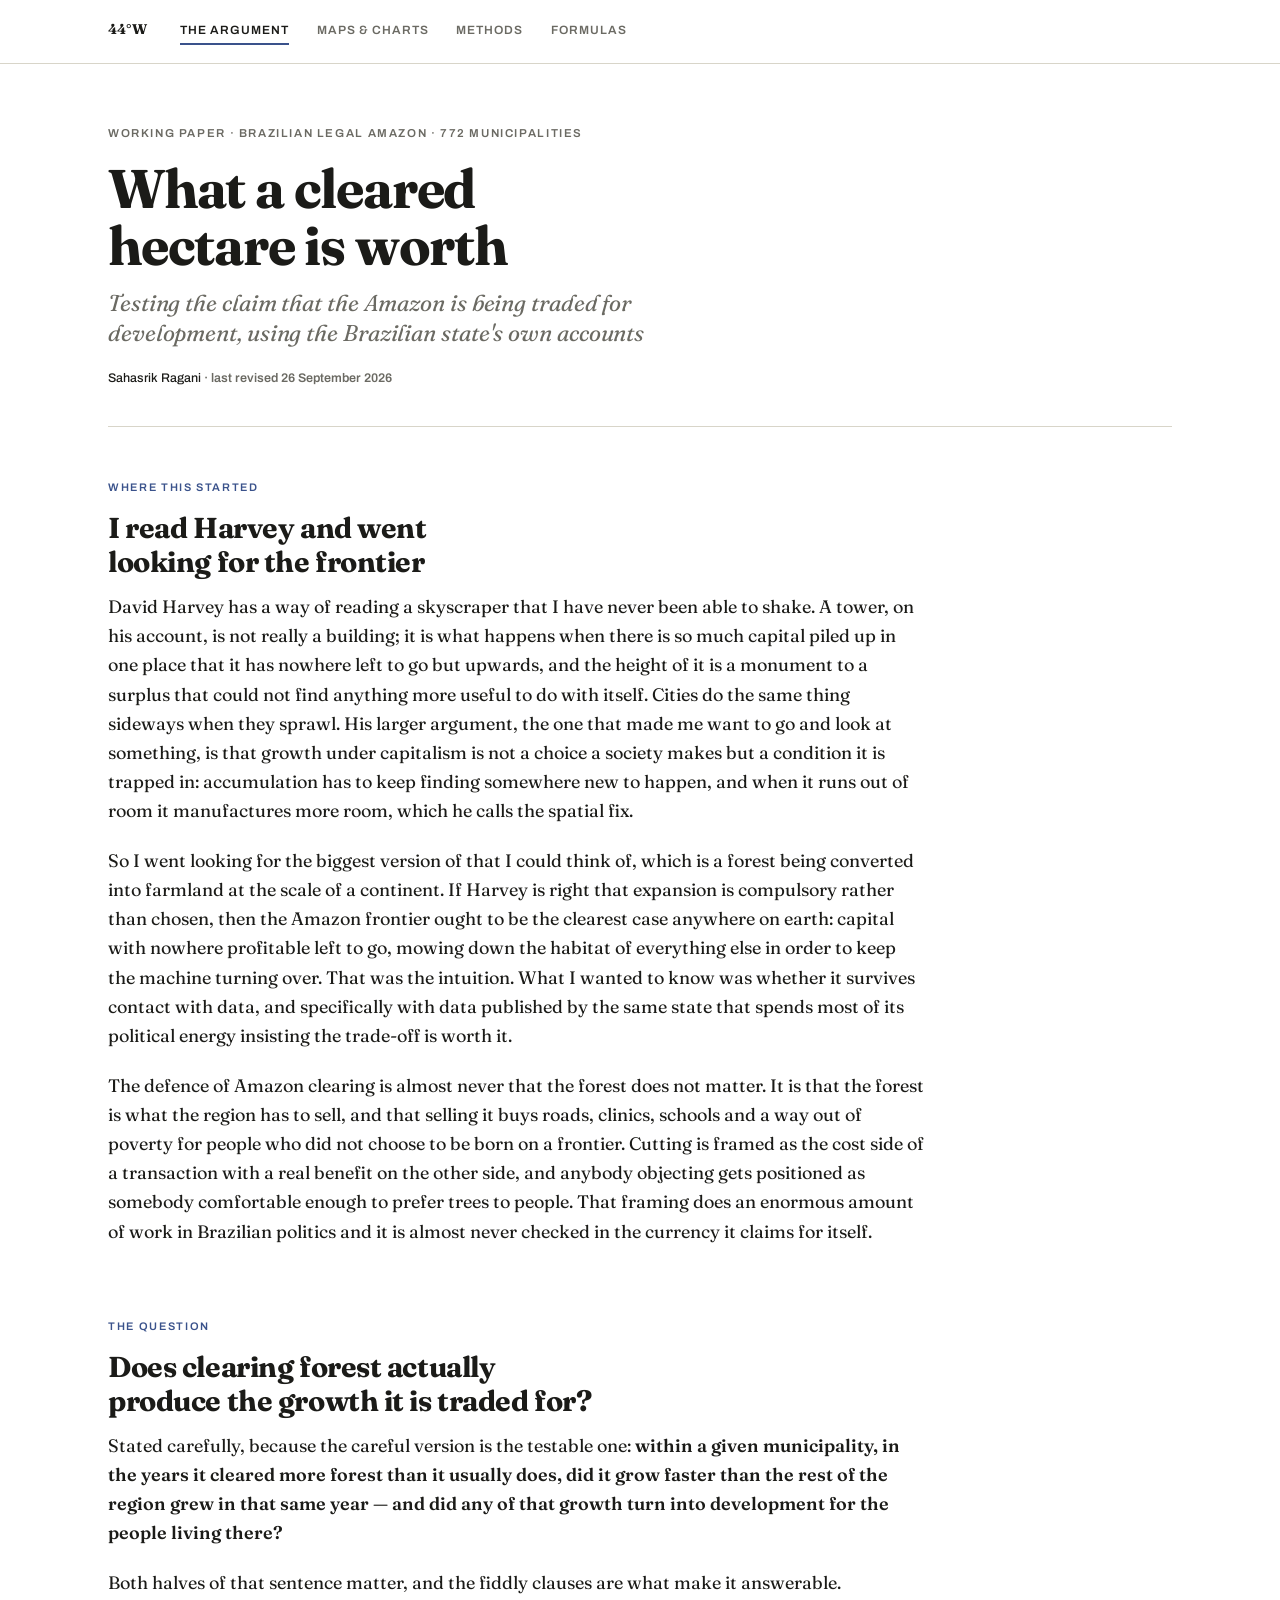
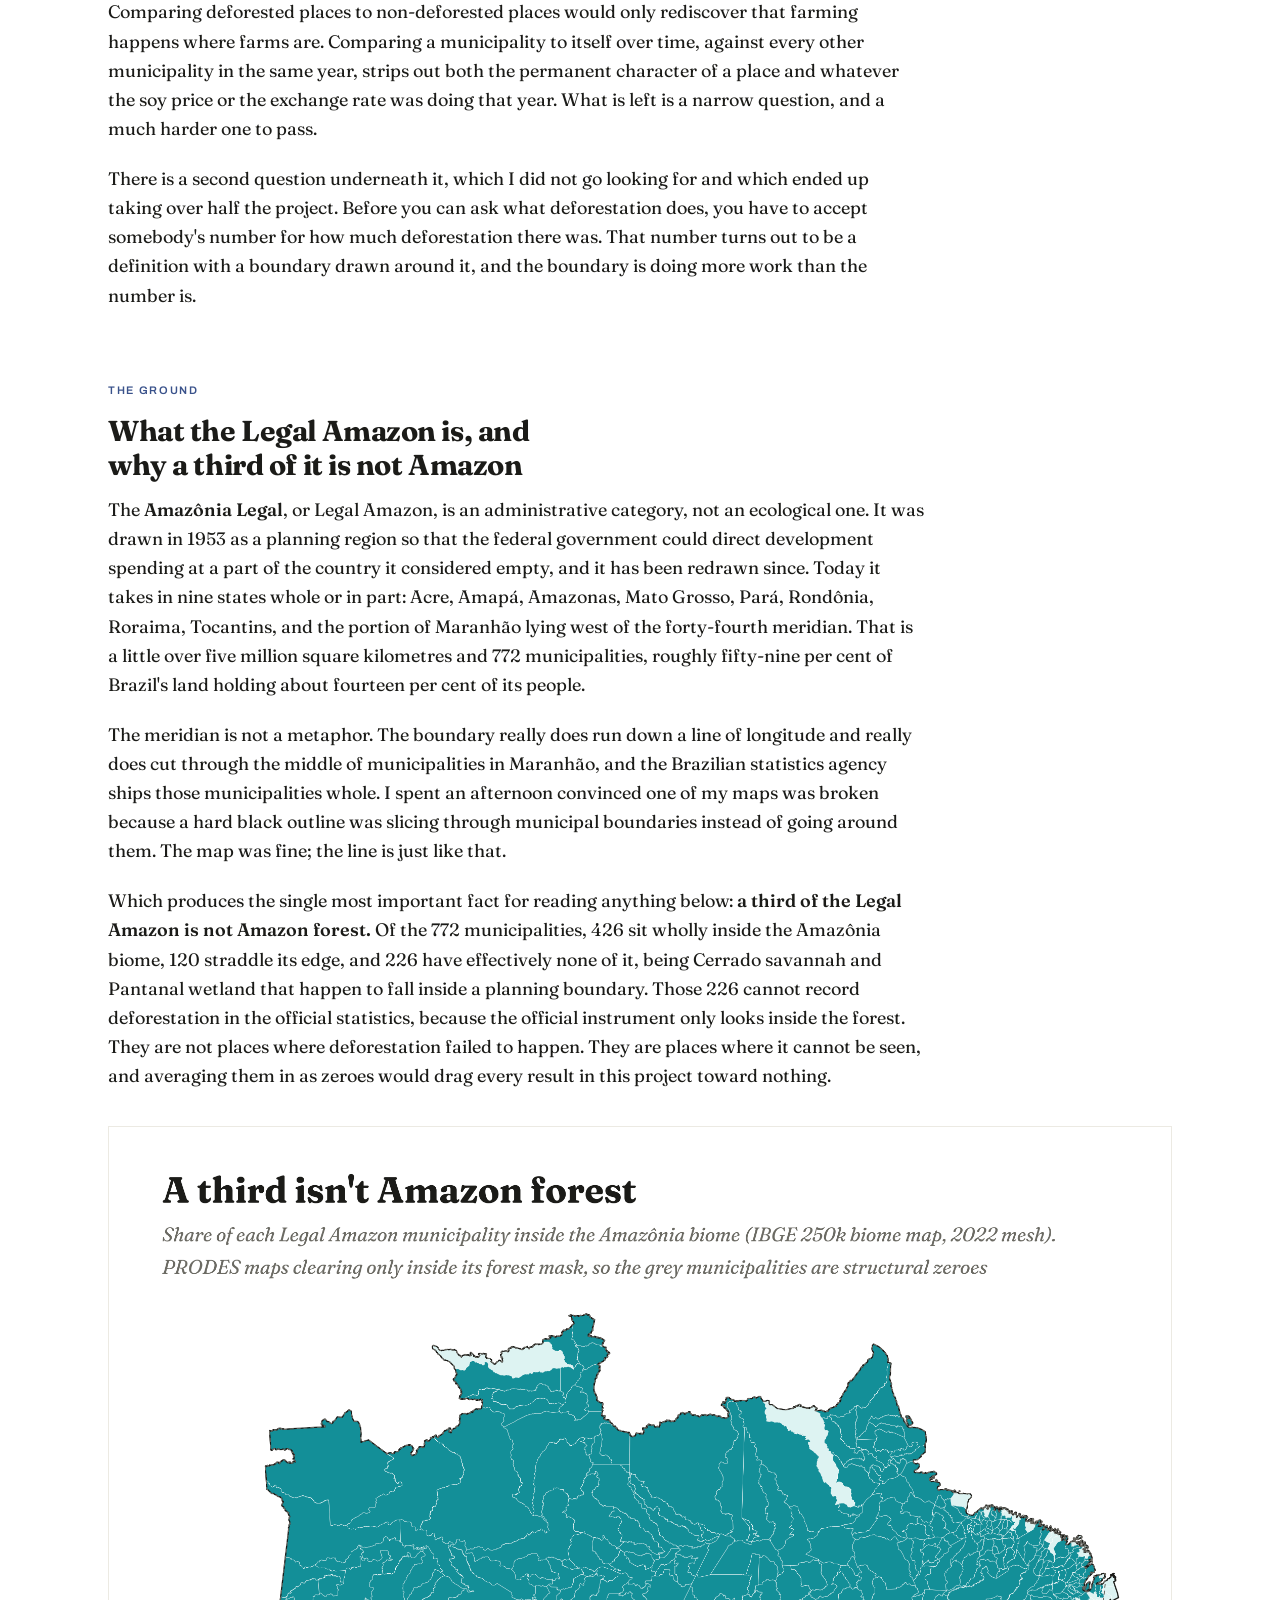
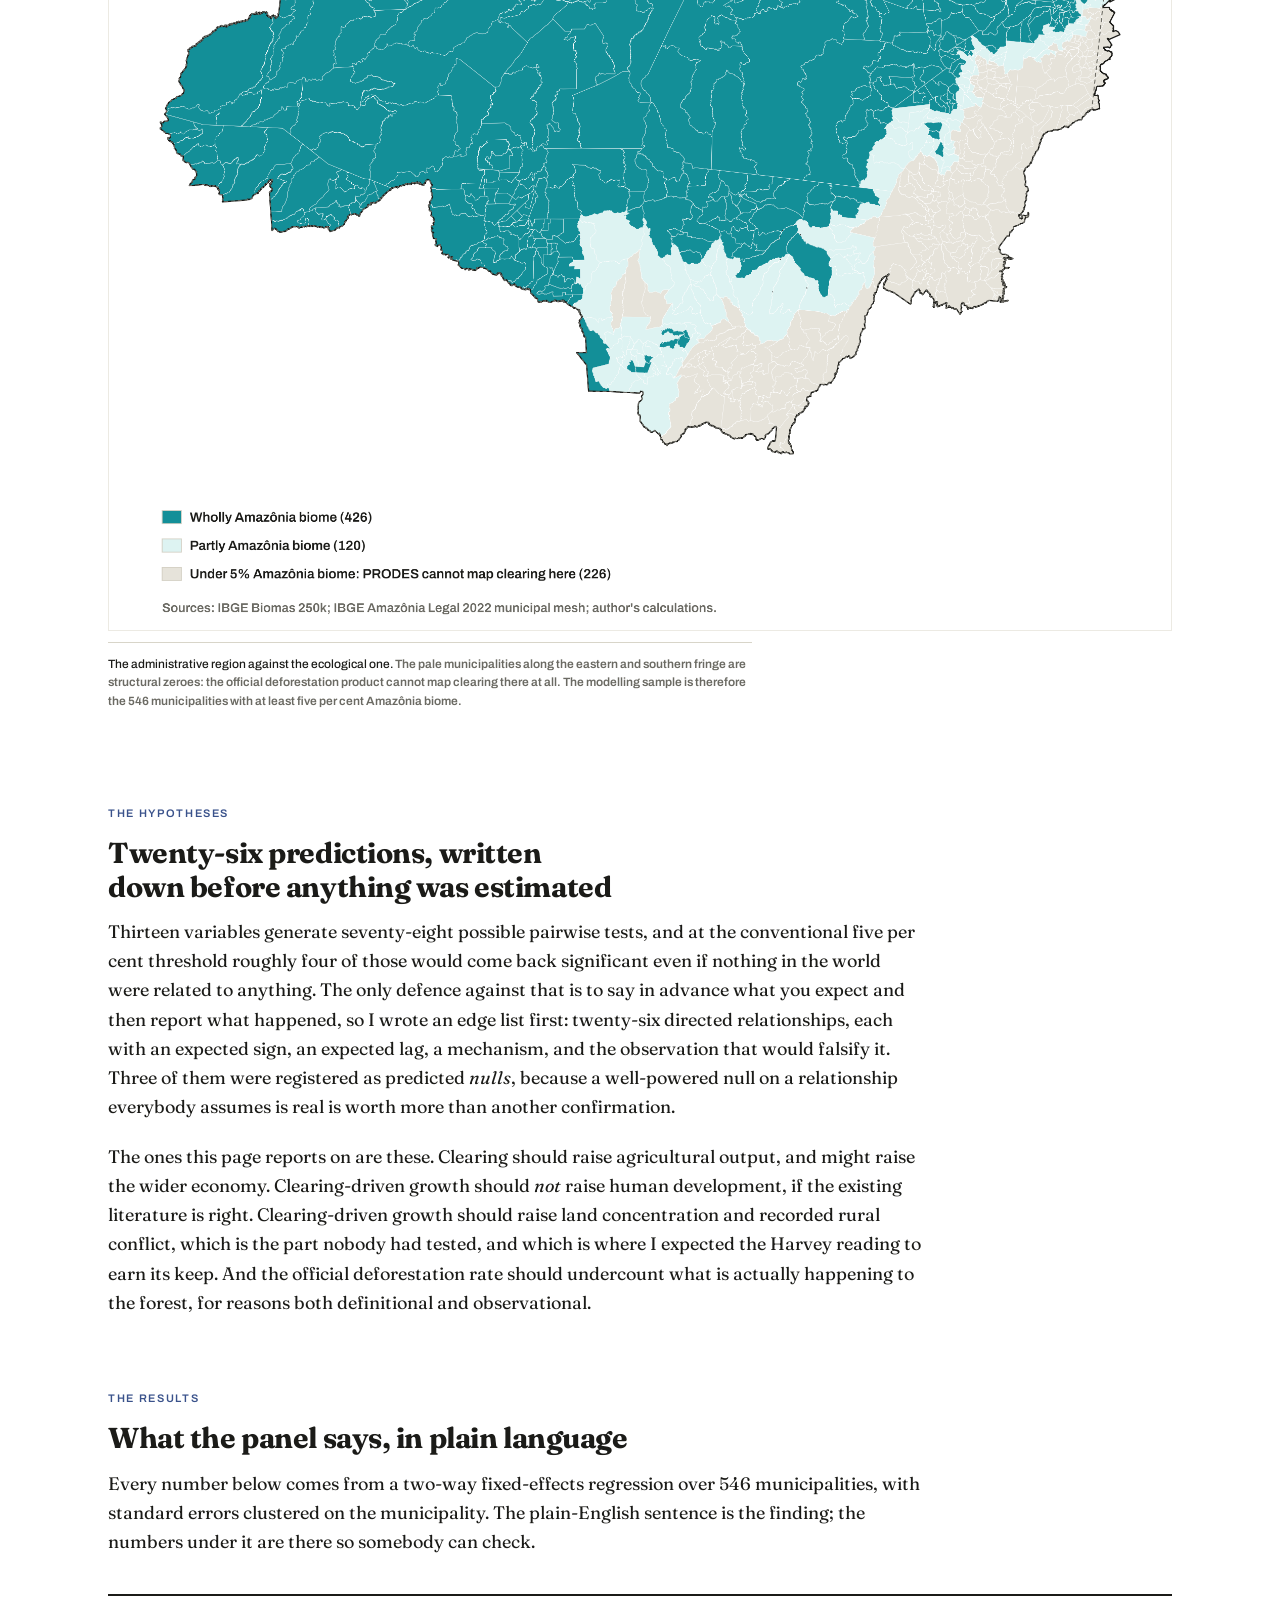
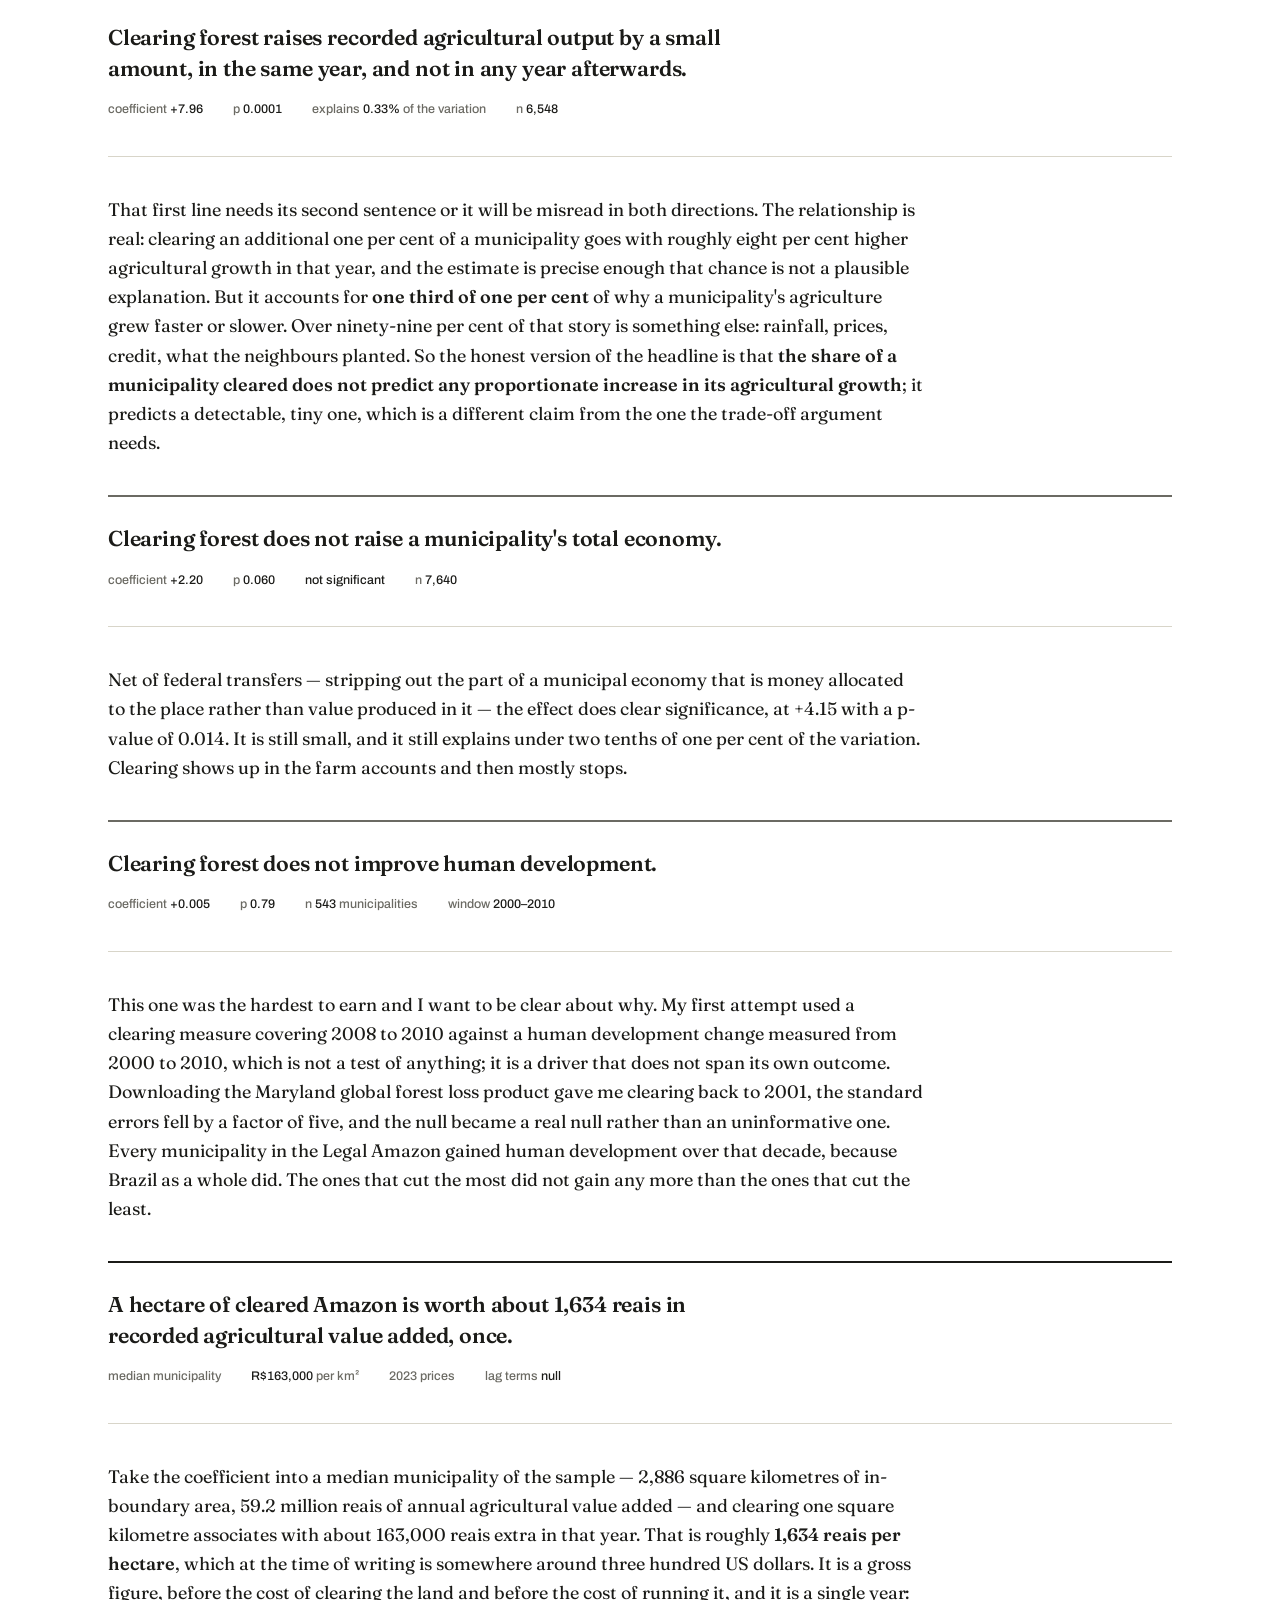
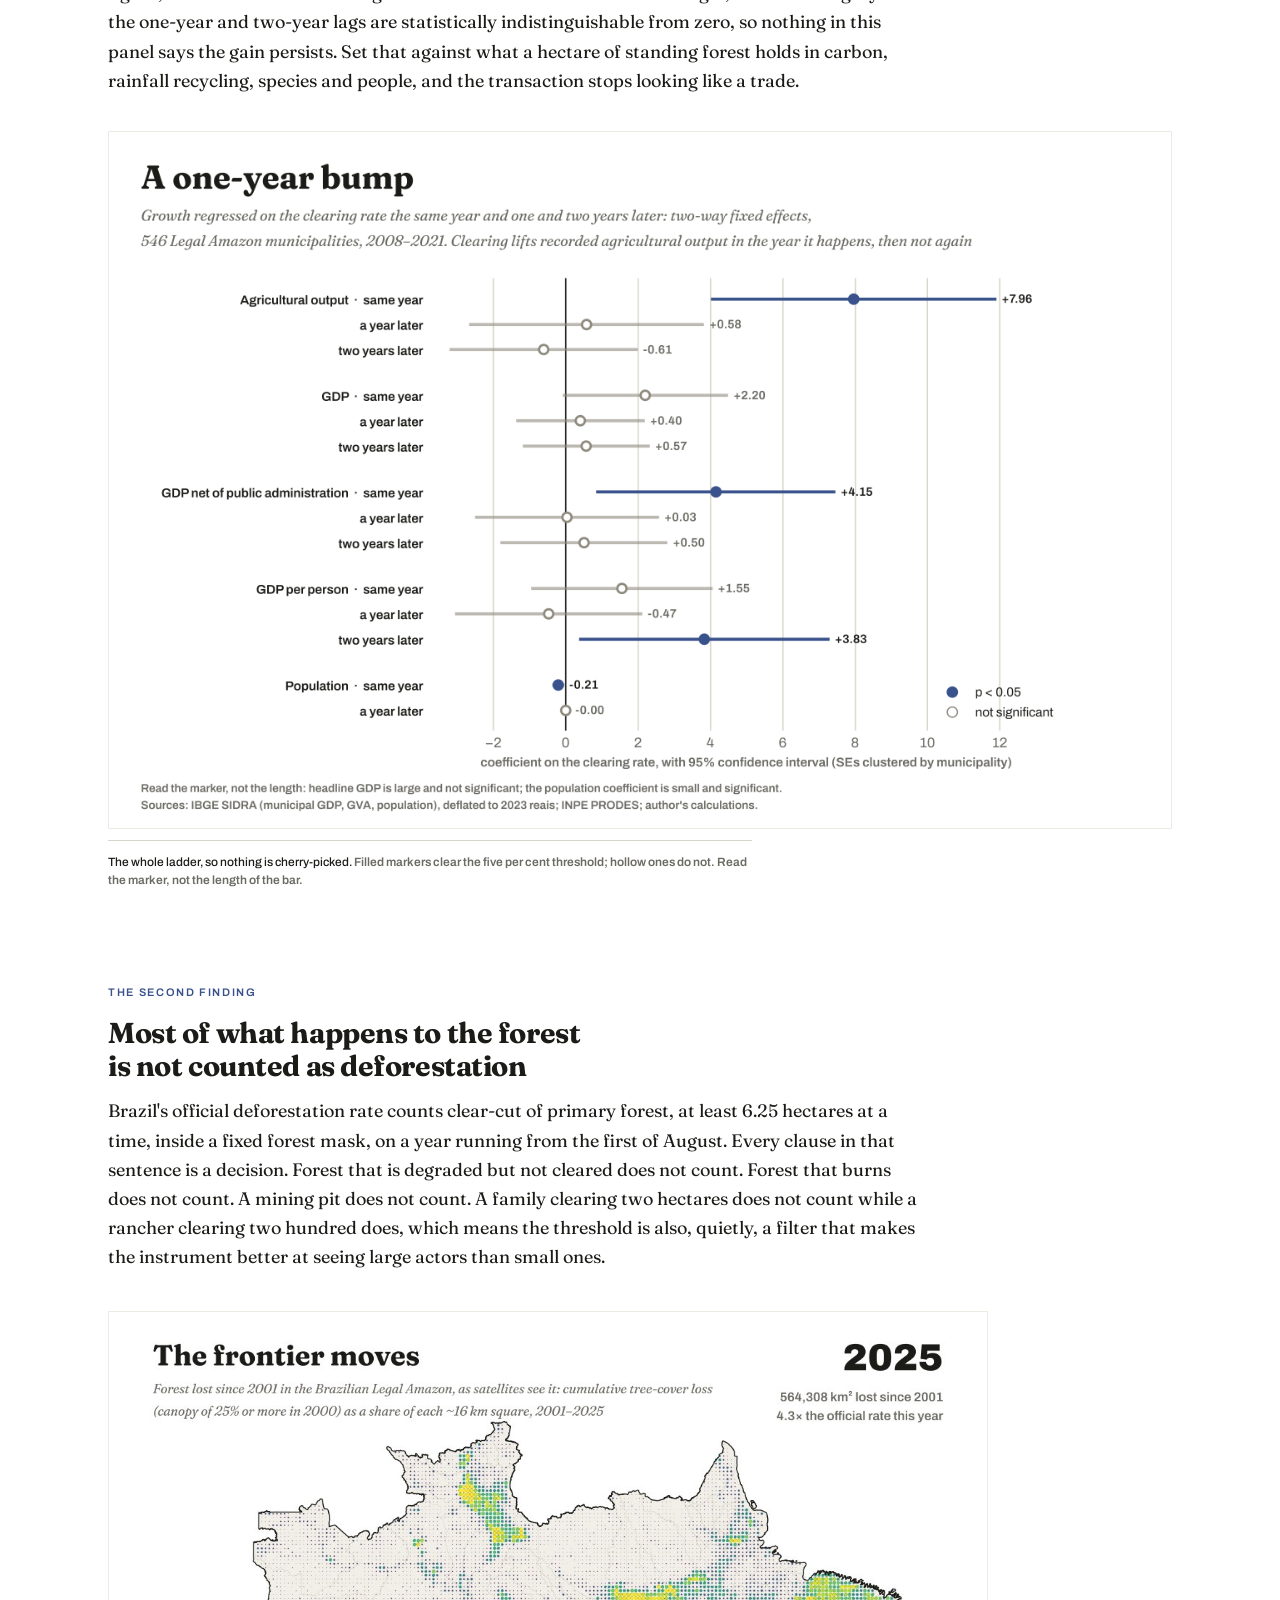
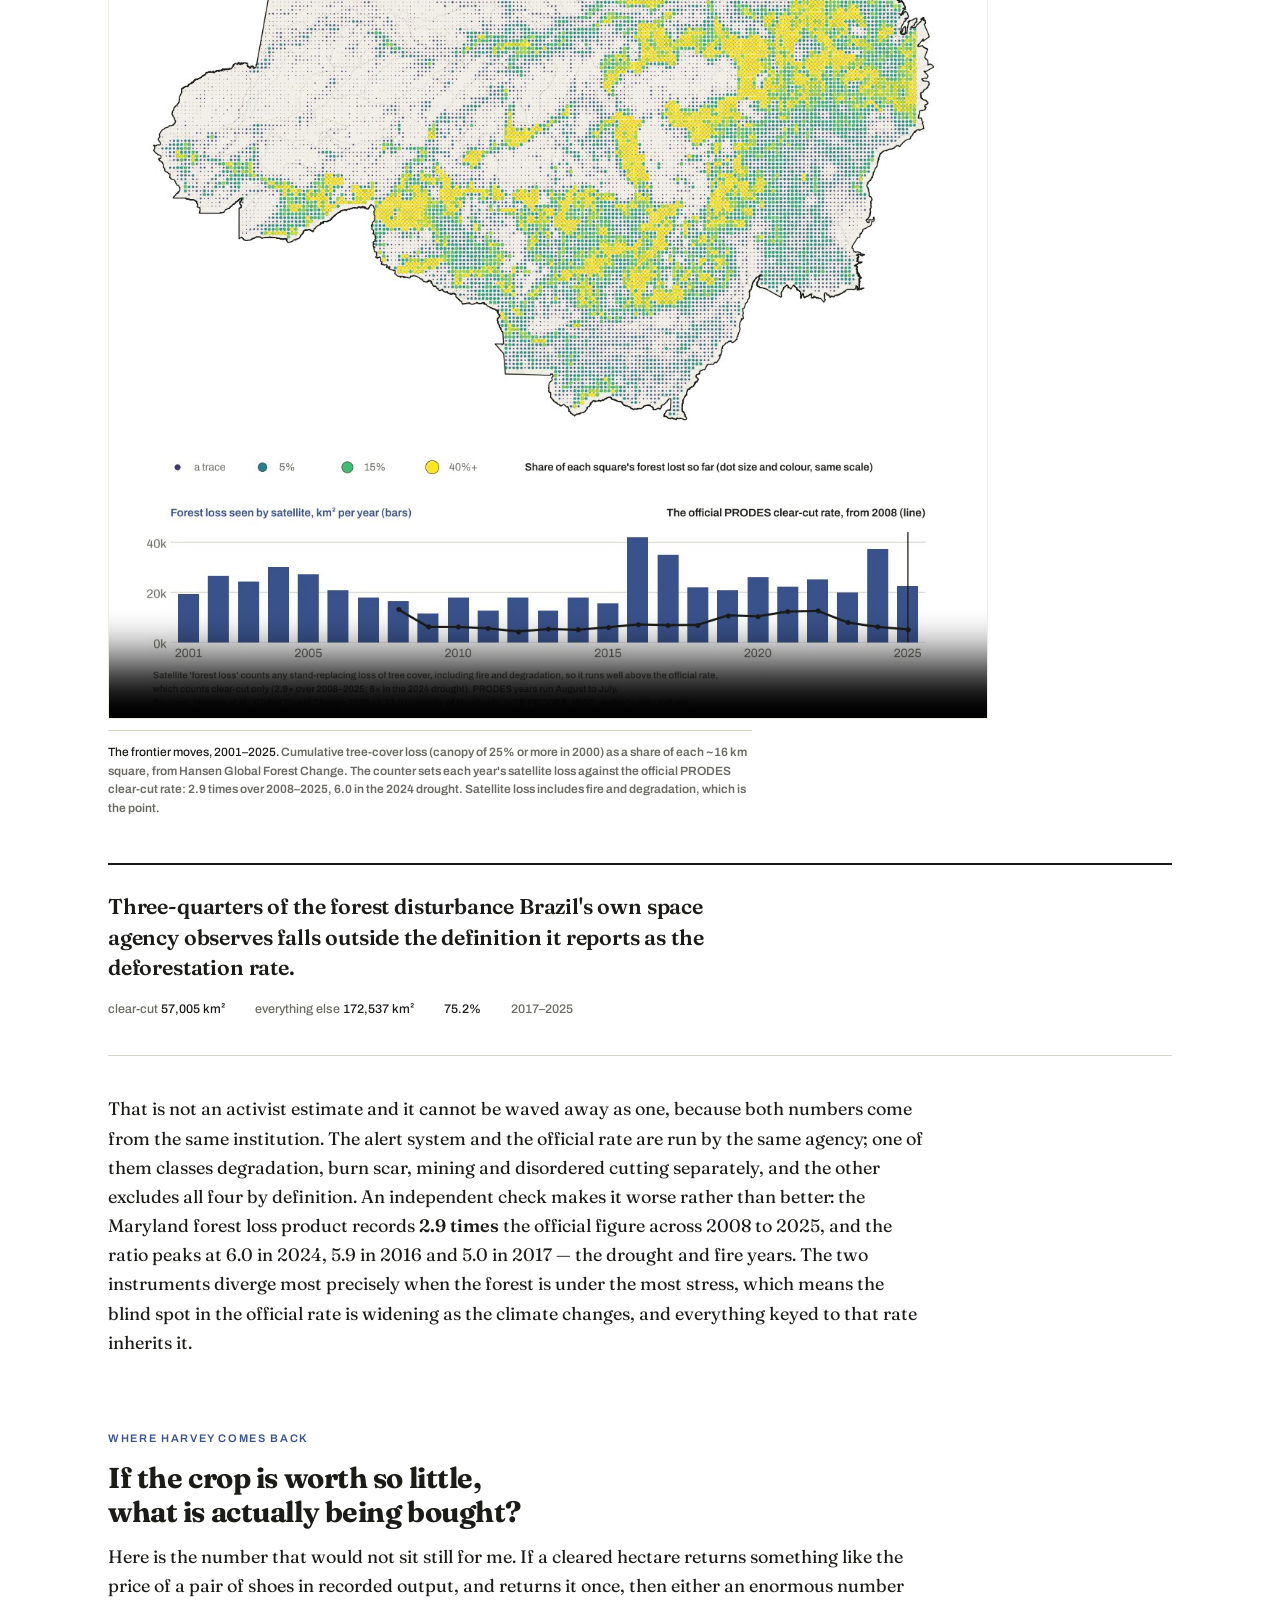
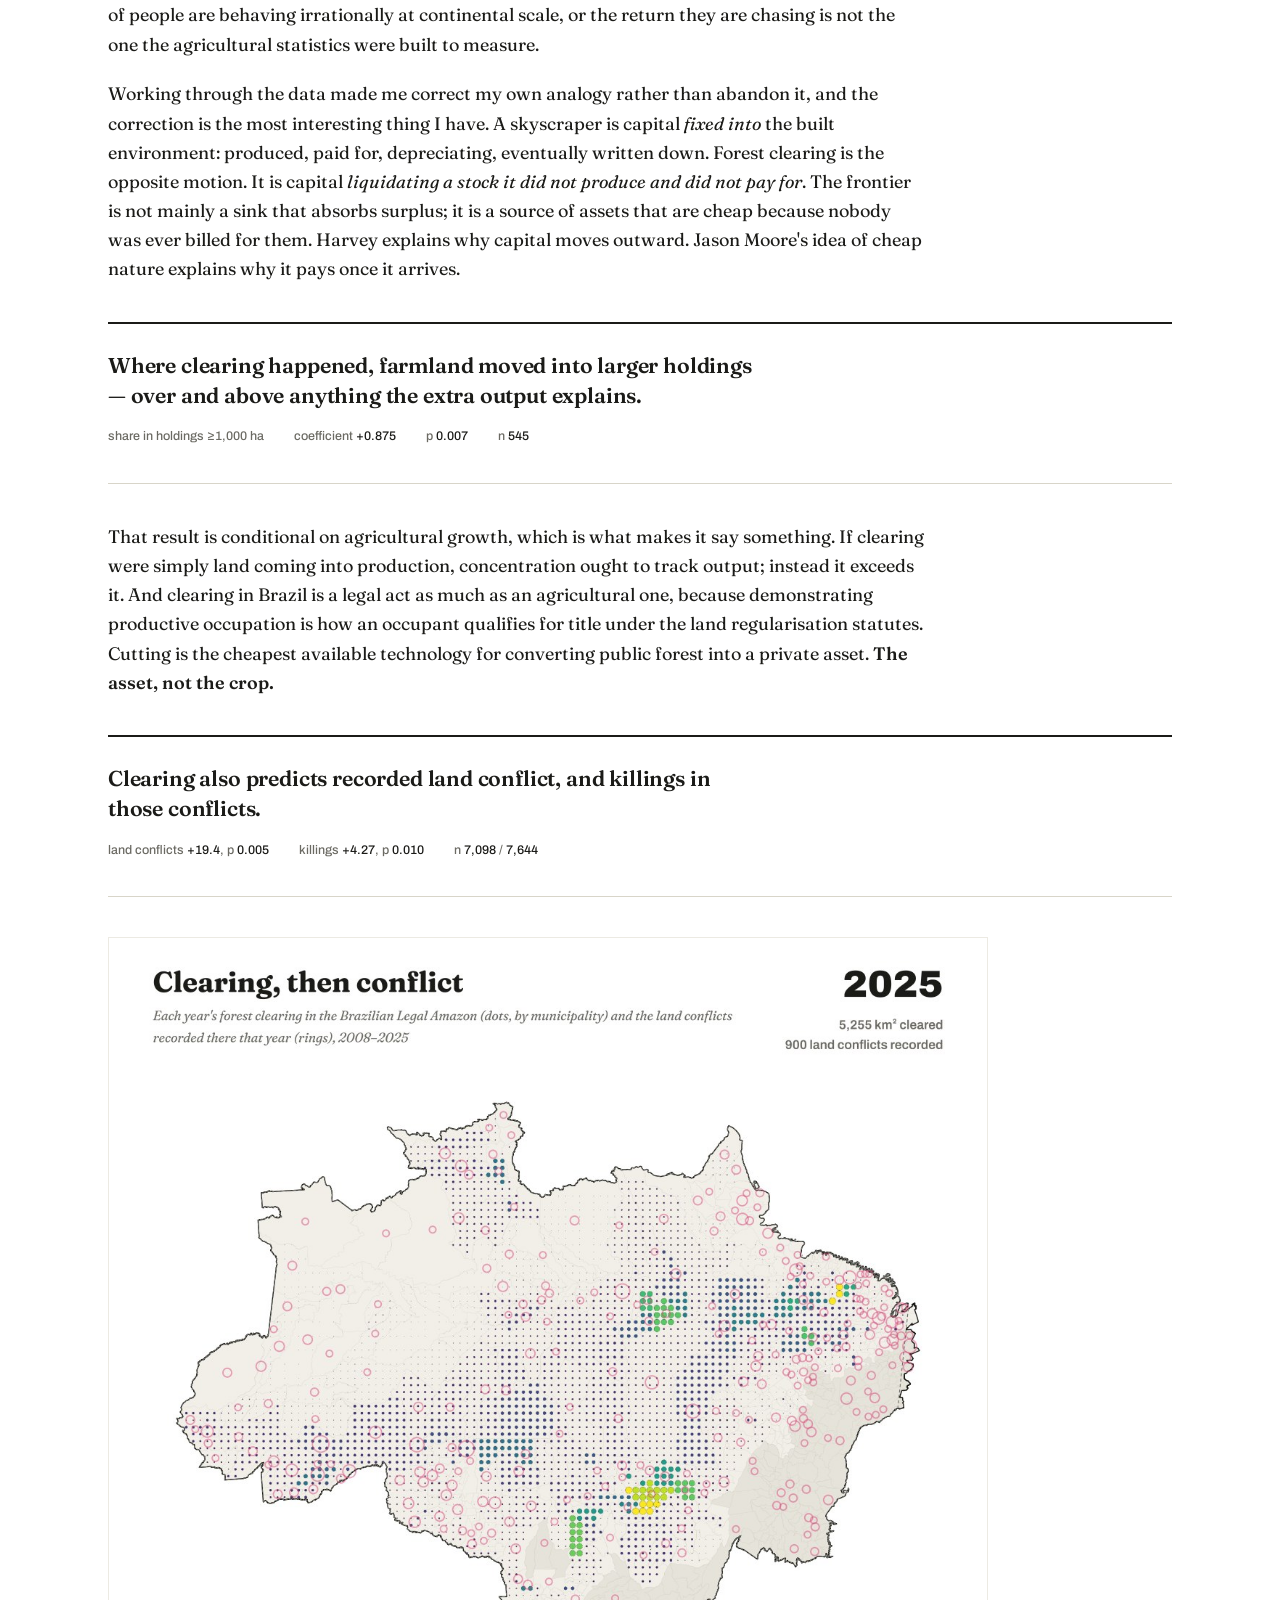
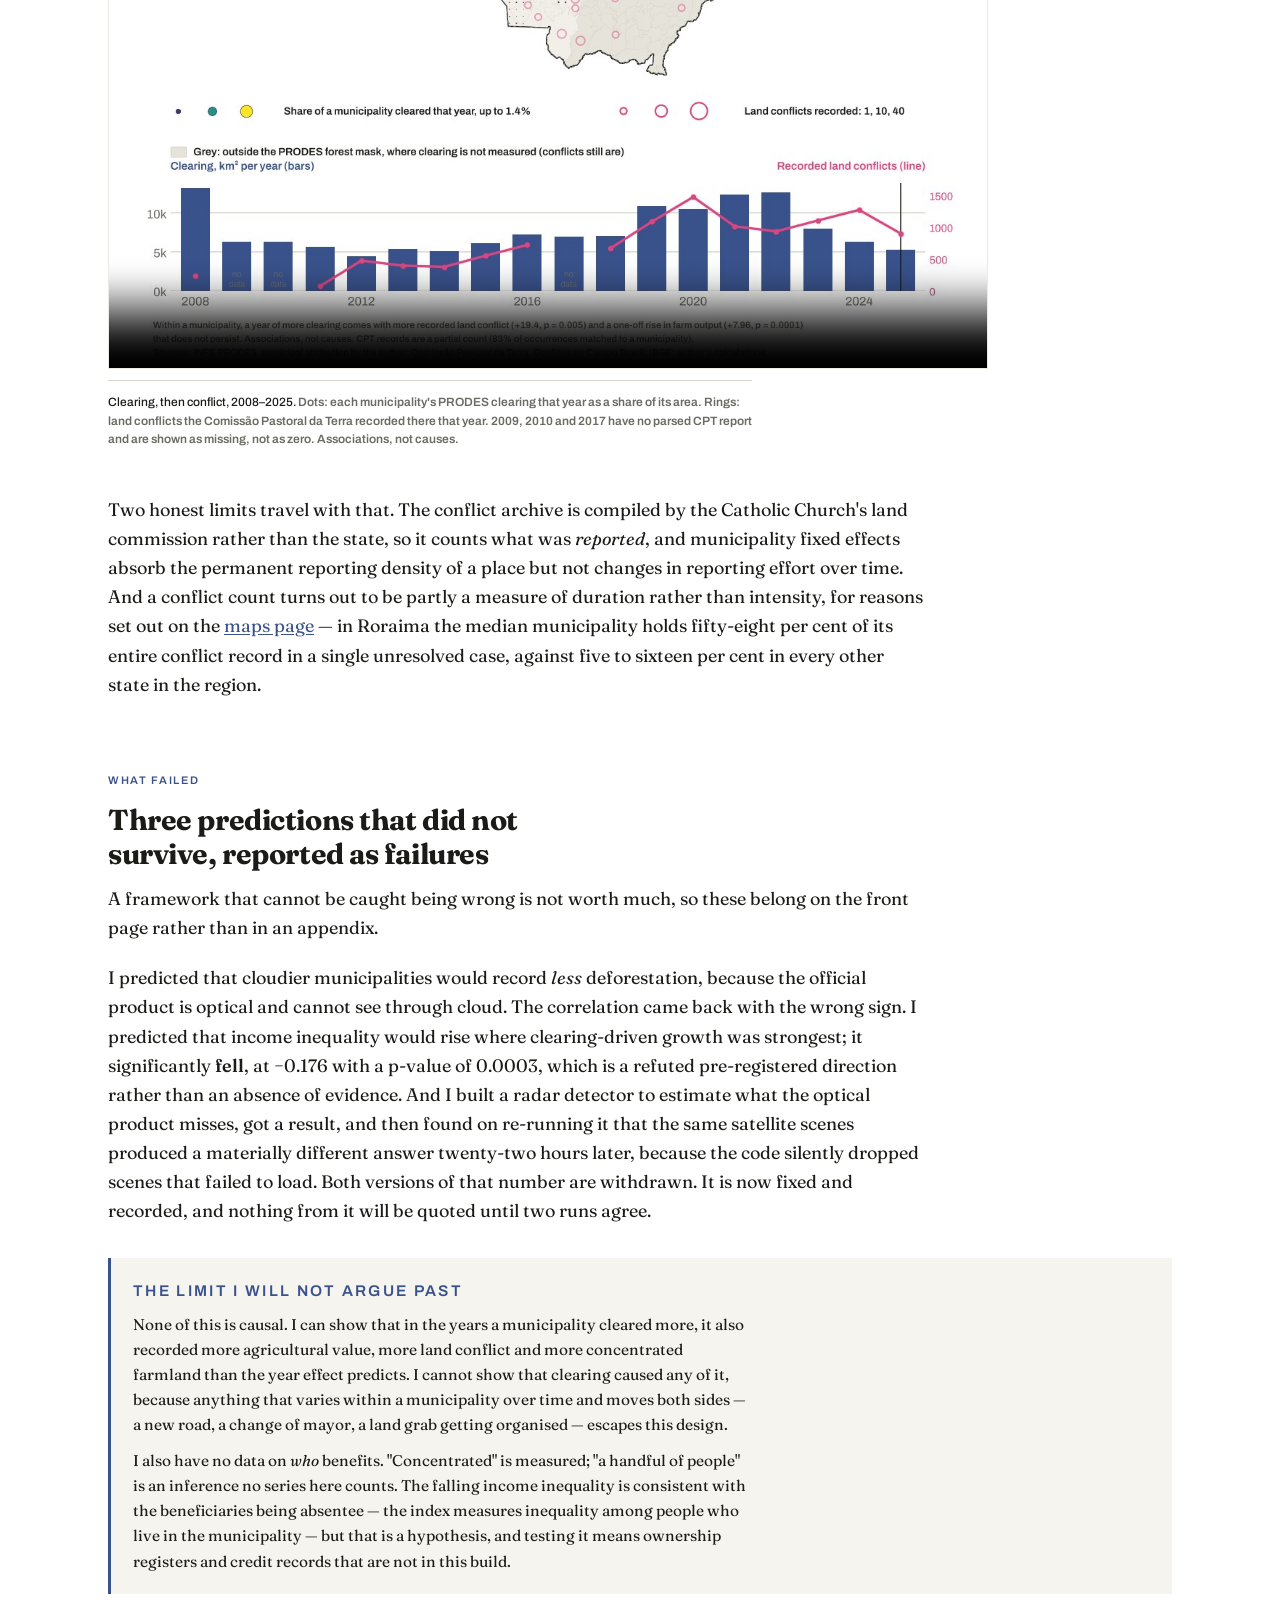
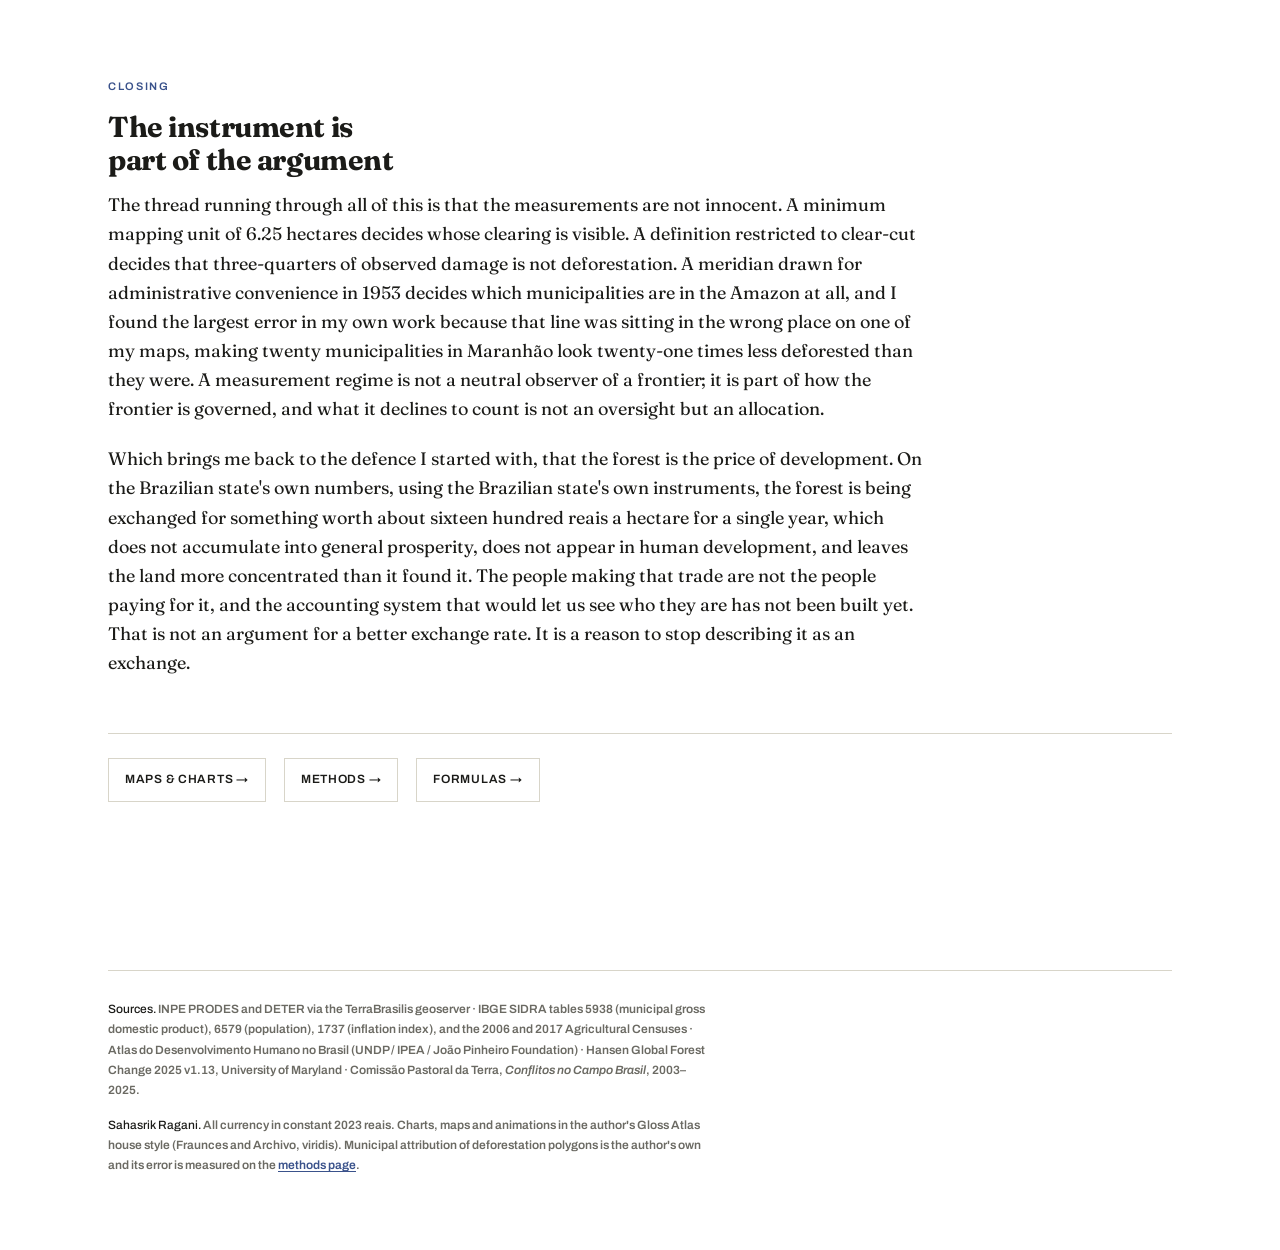
<file: index.html>
<!doctype html>
<html lang="en">
<head>
<meta charset="utf-8">
<meta name="viewport" content="width=device-width, initial-scale=1">
<title>What a Cleared Hectare Is Worth — Amazon deforestation and growth</title>
<meta name="description" content="A municipal panel of the Brazilian Legal Amazon testing whether deforestation-driven growth delivers development. Data, methods and formulas in full.">
<link rel="preconnect" href="https://fonts.googleapis.com">
<link rel="preconnect" href="https://fonts.gstatic.com" crossorigin>
<link rel="stylesheet" href="https://fonts.googleapis.com/css2?family=Fraunces:ital,opsz,wght@0,9..144,400;0,9..144,600;0,9..144,700;1,9..144,400;1,9..144,600;1,9..144,700&family=Archivo:wght@400;500;600;700&display=swap">
<link rel="icon" type="image/png" sizes="32x32" href="assets/favicon-32.png">
<link rel="apple-touch-icon" sizes="180x180" href="assets/favicon-180.png">
<link rel="stylesheet" href="assets/style.css">
</head>
<body>

<nav class="nav"><div class="wrap">
  <a class="mark" href="index.html">44°W</a>
  <a class="page" href="index.html" aria-current="page">The argument</a>
  <a class="page" href="maps.html">Maps &amp; charts</a>
  <a class="page" href="methods.html">Methods</a>
  <a class="page" href="formulas.html">Formulas</a>
</div></nav>

<div class="wrap">

<header class="mast">
  <p class="eyebrow">Working paper · Brazilian Legal Amazon · 772 municipalities</p>
  <h1>What a cleared hectare is worth
    <span class="sub">Testing the claim that the Amazon is being traded for development, using the Brazilian state's own accounts</span>
  </h1>
  <p class="byline"><b>Sahasrik Ragani</b> · last revised 26 September 2026</p>
</header>

<main>

<section>
  <p class="beat">Where this started</p>
  <h2>I read Harvey and went looking for the frontier</h2>

  <p>David Harvey has a way of reading a skyscraper that I have never been able to shake. A tower, on his account, is not really a building; it is what happens when there is so much capital piled up in one place that it has nowhere left to go but upwards, and the height of it is a monument to a surplus that could not find anything more useful to do with itself. Cities do the same thing sideways when they sprawl. His larger argument, the one that made me want to go and look at something, is that growth under capitalism is not a choice a society makes but a condition it is trapped in: accumulation has to keep finding somewhere new to happen, and when it runs out of room it manufactures more room, which he calls the spatial fix.</p>

  <p>So I went looking for the biggest version of that I could think of, which is a forest being converted into farmland at the scale of a continent. If Harvey is right that expansion is compulsory rather than chosen, then the Amazon frontier ought to be the clearest case anywhere on earth: capital with nowhere profitable left to go, mowing down the habitat of everything else in order to keep the machine turning over. That was the intuition. What I wanted to know was whether it survives contact with data, and specifically with data published by the same state that spends most of its political energy insisting the trade-off is worth it.</p>

  <p>The defence of Amazon clearing is almost never that the forest does not matter. It is that the forest is what the region has to sell, and that selling it buys roads, clinics, schools and a way out of poverty for people who did not choose to be born on a frontier. Cutting is framed as the cost side of a transaction with a real benefit on the other side, and anybody objecting gets positioned as somebody comfortable enough to prefer trees to people. That framing does an enormous amount of work in Brazilian politics and it is almost never checked in the currency it claims for itself.</p>
</section>

<section>
  <p class="beat">The question</p>
  <h2>Does clearing forest actually produce the growth it is traded for?</h2>

  <p>Stated carefully, because the careful version is the testable one: <strong>within a given municipality, in the years it cleared more forest than it usually does, did it grow faster than the rest of the region grew in that same year — and did any of that growth turn into development for the people living there?</strong></p>

  <p>Both halves of that sentence matter, and the fiddly clauses are what make it answerable. Comparing deforested places to non-deforested places would only rediscover that farming happens where farms are. Comparing a municipality to itself over time, against every other municipality in the same year, strips out both the permanent character of a place and whatever the soy price or the exchange rate was doing that year. What is left is a narrow question, and a much harder one to pass.</p>

  <p>There is a second question underneath it, which I did not go looking for and which ended up taking over half the project. Before you can ask what deforestation does, you have to accept somebody's number for how much deforestation there was. That number turns out to be a definition with a boundary drawn around it, and the boundary is doing more work than the number is.</p>
</section>

<section>
  <p class="beat">The ground</p>
  <h2>What the Legal Amazon is, and why a third of it is not Amazon</h2>

  <p>The <strong>Amazônia Legal</strong>, or Legal Amazon, is an administrative category, not an ecological one. It was drawn in 1953 as a planning region so that the federal government could direct development spending at a part of the country it considered empty, and it has been redrawn since. Today it takes in nine states whole or in part: Acre, Amapá, Amazonas, Mato Grosso, Pará, Rondônia, Roraima, Tocantins, and the portion of Maranhão lying west of the forty-fourth meridian. That is a little over five million square kilometres and 772 municipalities, roughly fifty-nine per cent of Brazil's land holding about fourteen per cent of its people.</p>

  <p>The meridian is not a metaphor. The boundary really does run down a line of longitude and really does cut through the middle of municipalities in Maranhão, and the Brazilian statistics agency ships those municipalities whole. I spent an afternoon convinced one of my maps was broken because a hard black outline was slicing through municipal boundaries instead of going around them. The map was fine; the line is just like that.</p>

  <p>Which produces the single most important fact for reading anything below: <strong>a third of the Legal Amazon is not Amazon forest.</strong> Of the 772 municipalities, 426 sit wholly inside the Amazônia biome, 120 straddle its edge, and 226 have effectively none of it, being Cerrado savannah and Pantanal wetland that happen to fall inside a planning boundary. Those 226 cannot record deforestation in the official statistics, because the official instrument only looks inside the forest. They are not places where deforestation failed to happen. They are places where it cannot be seen, and averaging them in as zeroes would drag every result in this project toward nothing.</p>

  <figure>
    <img src="assets/figures/map04_biome_mask.png" alt="Map of the Brazilian Legal Amazon with each municipality shaded by its share of Amazônia biome. The north and west are wholly biome; the eastern and southern fringe in Maranhão, Tocantins and Mato Grosso is under five per cent.">
    <figcaption><b>The administrative region against the ecological one.</b> The pale municipalities along the eastern and southern fringe are structural zeroes: the official deforestation product cannot map clearing there at all. The modelling sample is therefore the 546 municipalities with at least five per cent Amazônia biome.</figcaption>
  </figure>
</section>

<section>
  <p class="beat">The hypotheses</p>
  <h2>Twenty-six predictions, written down before anything was estimated</h2>

  <p>Thirteen variables generate seventy-eight possible pairwise tests, and at the conventional five per cent threshold roughly four of those would come back significant even if nothing in the world were related to anything. The only defence against that is to say in advance what you expect and then report what happened, so I wrote an edge list first: twenty-six directed relationships, each with an expected sign, an expected lag, a mechanism, and the observation that would falsify it. Three of them were registered as predicted <em>nulls</em>, because a well-powered null on a relationship everybody assumes is real is worth more than another confirmation.</p>

  <p>The ones this page reports on are these. Clearing should raise agricultural output, and might raise the wider economy. Clearing-driven growth should <em>not</em> raise human development, if the existing literature is right. Clearing-driven growth should raise land concentration and recorded rural conflict, which is the part nobody had tested, and which is where I expected the Harvey reading to earn its keep. And the official deforestation rate should undercount what is actually happening to the forest, for reasons both definitional and observational.</p>
</section>

<section>
  <p class="beat">The results</p>
  <h2>What the panel says, in plain language</h2>

  <p>Every number below comes from a two-way fixed-effects regression over 546 municipalities, with standard errors clustered on the municipality. The plain-English sentence is the finding; the numbers under it are there so somebody can check.</p>

  <div class="finding">
    <p class="says">Clearing forest raises recorded agricultural output by a small amount, in the same year, and not in any year afterwards.</p>
    <p class="stat"><span>coefficient <b>+7.96</b></span><span>p <b>0.0001</b></span><span>explains <b>0.33%</b> of the variation</span><span>n <b>6,548</b></span></p>
  </div>

  <p>That first line needs its second sentence or it will be misread in both directions. The relationship is real: clearing an additional one per cent of a municipality goes with roughly eight per cent higher agricultural growth in that year, and the estimate is precise enough that chance is not a plausible explanation. But it accounts for <strong>one third of one per cent</strong> of why a municipality's agriculture grew faster or slower. Over ninety-nine per cent of that story is something else: rainfall, prices, credit, what the neighbours planted. So the honest version of the headline is that <strong>the share of a municipality cleared does not predict any proportionate increase in its agricultural growth</strong>; it predicts a detectable, tiny one, which is a different claim from the one the trade-off argument needs.</p>

  <div class="finding null-result">
    <p class="says">Clearing forest does not raise a municipality's total economy.</p>
    <p class="stat"><span>coefficient <b>+2.20</b></span><span>p <b>0.060</b></span><span><b>not significant</b></span><span>n <b>7,640</b></span></p>
  </div>

  <p>Net of federal transfers — stripping out the part of a municipal economy that is money allocated to the place rather than value produced in it — the effect does clear significance, at +4.15 with a p-value of 0.014. It is still small, and it still explains under two tenths of one per cent of the variation. Clearing shows up in the farm accounts and then mostly stops.</p>

  <div class="finding null-result">
    <p class="says">Clearing forest does not improve human development.</p>
    <p class="stat"><span>coefficient <b>+0.005</b></span><span>p <b>0.79</b></span><span>n <b>543</b> municipalities</span><span>window <b>2000–2010</b></span></p>
  </div>

  <p>This one was the hardest to earn and I want to be clear about why. My first attempt used a clearing measure covering 2008 to 2010 against a human development change measured from 2000 to 2010, which is not a test of anything; it is a driver that does not span its own outcome. Downloading the Maryland global forest loss product gave me clearing back to 2001, the standard errors fell by a factor of five, and the null became a real null rather than an uninformative one. Every municipality in the Legal Amazon gained human development over that decade, because Brazil as a whole did. The ones that cut the most did not gain any more than the ones that cut the least.</p>

  <div class="finding">
    <p class="says">A hectare of cleared Amazon is worth about 1,634 reais in recorded agricultural value added, once.</p>
    <p class="stat"><span>median municipality</span><span><b>R$163,000</b> per km²</span><span>2023 prices</span><span>lag terms <b>null</b></span></p>
  </div>

  <p>Take the coefficient into a median municipality of the sample — 2,886 square kilometres of in-boundary area, 59.2 million reais of annual agricultural value added — and clearing one square kilometre associates with about 163,000 reais extra in that year. That is roughly <strong>1,634 reais per hectare</strong>, which at the time of writing is somewhere around three hundred US dollars. It is a gross figure, before the cost of clearing the land and before the cost of running it, and it is a single year: the one-year and two-year lags are statistically indistinguishable from zero, so nothing in this panel says the gain persists. Set that against what a hectare of standing forest holds in carbon, rainfall recycling, species and people, and the transaction stops looking like a trade.</p>

  <figure>
    <img src="assets/figures/fig05_coefficients.png" alt="Coefficient plot showing clearing's estimated effect on agricultural value added, gross domestic product, gross domestic product net of public administration, gross domestic product per capita, and population, each at zero, one and two year lags.">
    <figcaption><b>The whole ladder, so nothing is cherry-picked.</b> Filled markers clear the five per cent threshold; hollow ones do not. Read the marker, not the length of the bar.</figcaption>
  </figure>
</section>

<section>
  <p class="beat">The second finding</p>
  <h2>Most of what happens to the forest is not counted as deforestation</h2>

  <p>Brazil's official deforestation rate counts clear-cut of primary forest, at least 6.25 hectares at a time, inside a fixed forest mask, on a year running from the first of August. Every clause in that sentence is a decision. Forest that is degraded but not cleared does not count. Forest that burns does not count. A mining pit does not count. A family clearing two hectares does not count while a rancher clearing two hundred does, which means the threshold is also, quietly, a filter that makes the instrument better at seeing large actors than small ones.</p>

  <figure class="motion">
    <video controls muted playsinline preload="metadata" poster="assets/figures/the_frontier_moves_poster.jpg" aria-label="Animated map of the Legal Amazon, 2001 to 2025, filling in with dots as satellite-detected forest loss accumulates along an arc from Rondônia through Mato Grosso to eastern Pará, with a bar counter of annual loss against the official clear-cut rate.">
      <source src="assets/figures/the_frontier_moves.mp4" type="video/mp4">
    </video>
    <figcaption><b>The frontier moves, 2001–2025.</b> Cumulative tree-cover loss (canopy of 25% or more in 2000) as a share of each ~16 km square, from Hansen Global Forest Change. The counter sets each year's satellite loss against the official PRODES clear-cut rate: 2.9 times over 2008–2025, 6.0 in the 2024 drought. Satellite loss includes fire and degradation, which is the point.</figcaption>
  </figure>

  <div class="finding">
    <p class="says">Three-quarters of the forest disturbance Brazil's own space agency observes falls outside the definition it reports as the deforestation rate.</p>
    <p class="stat"><span>clear-cut <b>57,005 km²</b></span><span>everything else <b>172,537 km²</b></span><span><b>75.2%</b></span><span>2017–2025</span></p>
  </div>

  <p>That is not an activist estimate and it cannot be waved away as one, because both numbers come from the same institution. The alert system and the official rate are run by the same agency; one of them classes degradation, burn scar, mining and disordered cutting separately, and the other excludes all four by definition. An independent check makes it worse rather than better: the Maryland forest loss product records <strong>2.9 times</strong> the official figure across 2008 to 2025, and the ratio peaks at 6.0 in 2024, 5.9 in 2016 and 5.0 in 2017 — the drought and fire years. The two instruments diverge most precisely when the forest is under the most stress, which means the blind spot in the official rate is widening as the climate changes, and everything keyed to that rate inherits it.</p>
</section>

<section>
  <p class="beat">Where Harvey comes back</p>
  <h2>If the crop is worth so little, what is actually being bought?</h2>

  <p>Here is the number that would not sit still for me. If a cleared hectare returns something like the price of a pair of shoes in recorded output, and returns it once, then either an enormous number of people are behaving irrationally at continental scale, or the return they are chasing is not the one the agricultural statistics were built to measure.</p>

  <p>Working through the data made me correct my own analogy rather than abandon it, and the correction is the most interesting thing I have. A skyscraper is capital <em>fixed into</em> the built environment: produced, paid for, depreciating, eventually written down. Forest clearing is the opposite motion. It is capital <em>liquidating a stock it did not produce and did not pay for</em>. The frontier is not mainly a sink that absorbs surplus; it is a source of assets that are cheap because nobody was ever billed for them. Harvey explains why capital moves outward. Jason Moore's idea of cheap nature explains why it pays once it arrives.</p>

  <div class="finding">
    <p class="says">Where clearing happened, farmland moved into larger holdings — over and above anything the extra output explains.</p>
    <p class="stat"><span>share in holdings ≥1,000 ha</span><span>coefficient <b>+0.875</b></span><span>p <b>0.007</b></span><span>n <b>545</b></span></p>
  </div>

  <p>That result is conditional on agricultural growth, which is what makes it say something. If clearing were simply land coming into production, concentration ought to track output; instead it exceeds it. And clearing in Brazil is a legal act as much as an agricultural one, because demonstrating productive occupation is how an occupant qualifies for title under the land regularisation statutes. Cutting is the cheapest available technology for converting public forest into a private asset. <strong>The asset, not the crop.</strong></p>

  <div class="finding">
    <p class="says">Clearing also predicts recorded land conflict, and killings in those conflicts.</p>
    <p class="stat"><span>land conflicts <b>+19.4</b>, p <b>0.005</b></span><span>killings <b>+4.27</b>, p <b>0.010</b></span><span>n <b>7,098</b> / <b>7,644</b></span></p>
  </div>

  <figure class="motion">
    <video controls muted playsinline preload="metadata" poster="assets/figures/clearing_then_conflict_poster.jpg" aria-label="Animated map of the Legal Amazon, 2008 to 2025: dots show each municipality's clearing that year and pink rings the land conflicts recorded there; three years with no conflict records are marked as missing.">
      <source src="assets/figures/clearing_then_conflict.mp4" type="video/mp4">
    </video>
    <figcaption><b>Clearing, then conflict, 2008–2025.</b> Dots: each municipality's PRODES clearing that year as a share of its area. Rings: land conflicts the Comissão Pastoral da Terra recorded there that year. 2009, 2010 and 2017 have no parsed CPT report and are shown as missing, not as zero. Associations, not causes.</figcaption>
  </figure>

  <p>Two honest limits travel with that. The conflict archive is compiled by the Catholic Church's land commission rather than the state, so it counts what was <em>reported</em>, and municipality fixed effects absorb the permanent reporting density of a place but not changes in reporting effort over time. And a conflict count turns out to be partly a measure of duration rather than intensity, for reasons set out on the <a href="maps.html">maps page</a> — in Roraima the median municipality holds fifty-eight per cent of its entire conflict record in a single unresolved case, against five to sixteen per cent in every other state in the region.</p>
</section>

<section>
  <p class="beat">What failed</p>
  <h2>Three predictions that did not survive, reported as failures</h2>

  <p>A framework that cannot be caught being wrong is not worth much, so these belong on the front page rather than in an appendix.</p>

  <p>I predicted that cloudier municipalities would record <em>less</em> deforestation, because the official product is optical and cannot see through cloud. The correlation came back with the wrong sign. I predicted that income inequality would rise where clearing-driven growth was strongest; it significantly <strong>fell</strong>, at −0.176 with a p-value of 0.0003, which is a refuted pre-registered direction rather than an absence of evidence. And I built a radar detector to estimate what the optical product misses, got a result, and then found on re-running it that the same satellite scenes produced a materially different answer twenty-two hours later, because the code silently dropped scenes that failed to load. Both versions of that number are withdrawn. It is now fixed and recorded, and nothing from it will be quoted until two runs agree.</p>

  <div class="note warn">
    <p class="beat">The limit I will not argue past</p>
    <p>None of this is causal. I can show that in the years a municipality cleared more, it also recorded more agricultural value, more land conflict and more concentrated farmland than the year effect predicts. I cannot show that clearing caused any of it, because anything that varies within a municipality over time and moves both sides — a new road, a change of mayor, a land grab getting organised — escapes this design.</p>
    <p>I also have no data on <em>who</em> benefits. "Concentrated" is measured; "a handful of people" is an inference no series here counts. The falling income inequality is consistent with the beneficiaries being absentee — the index measures inequality among people who live in the municipality — but that is a hypothesis, and testing it means ownership registers and credit records that are not in this build.</p>
  </div>
</section>

<section>
  <p class="beat">Closing</p>
  <h2>The instrument is part of the argument</h2>

  <p>The thread running through all of this is that the measurements are not innocent. A minimum mapping unit of 6.25 hectares decides whose clearing is visible. A definition restricted to clear-cut decides that three-quarters of observed damage is not deforestation. A meridian drawn for administrative convenience in 1953 decides which municipalities are in the Amazon at all, and I found the largest error in my own work because that line was sitting in the wrong place on one of my maps, making twenty municipalities in Maranhão look twenty-one times less deforested than they were. A measurement regime is not a neutral observer of a frontier; it is part of how the frontier is governed, and what it declines to count is not an oversight but an allocation.</p>

  <p>Which brings me back to the defence I started with, that the forest is the price of development. On the Brazilian state's own numbers, using the Brazilian state's own instruments, the forest is being exchanged for something worth about sixteen hundred reais a hectare for a single year, which does not accumulate into general prosperity, does not appear in human development, and leaves the land more concentrated than it found it. The people making that trade are not the people paying for it, and the accounting system that would let us see who they are has not been built yet. That is not an argument for a better exchange rate. It is a reason to stop describing it as an exchange.</p>
</section>

<div class="pager">
  <a href="maps.html">Maps &amp; charts →</a>
  <a href="methods.html">Methods →</a>
  <a href="formulas.html">Formulas →</a>
</div>

</main>

<footer>
  <p><b>Sources.</b> INPE PRODES and DETER via the TerraBrasilis geoserver · IBGE SIDRA tables 5938 (municipal gross domestic product), 6579 (population), 1737 (inflation index), and the 2006 and 2017 Agricultural Censuses · Atlas do Desenvolvimento Humano no Brasil (UNDP / IPEA / João Pinheiro Foundation) · Hansen Global Forest Change 2025 v1.13, University of Maryland · Comissão Pastoral da Terra, <i>Conflitos no Campo Brasil</i>, 2003–2025.</p>
  <p><b>Sahasrik Ragani.</b> All currency in constant 2023 reais. Charts, maps and animations in the author's Gloss Atlas house style (Fraunces and Archivo, viridis). Municipal attribution of deforestation polygons is the author's own and its error is measured on the <a href="methods.html">methods page</a>.</p>
</footer>

</div>
</body>
</html>
</file>
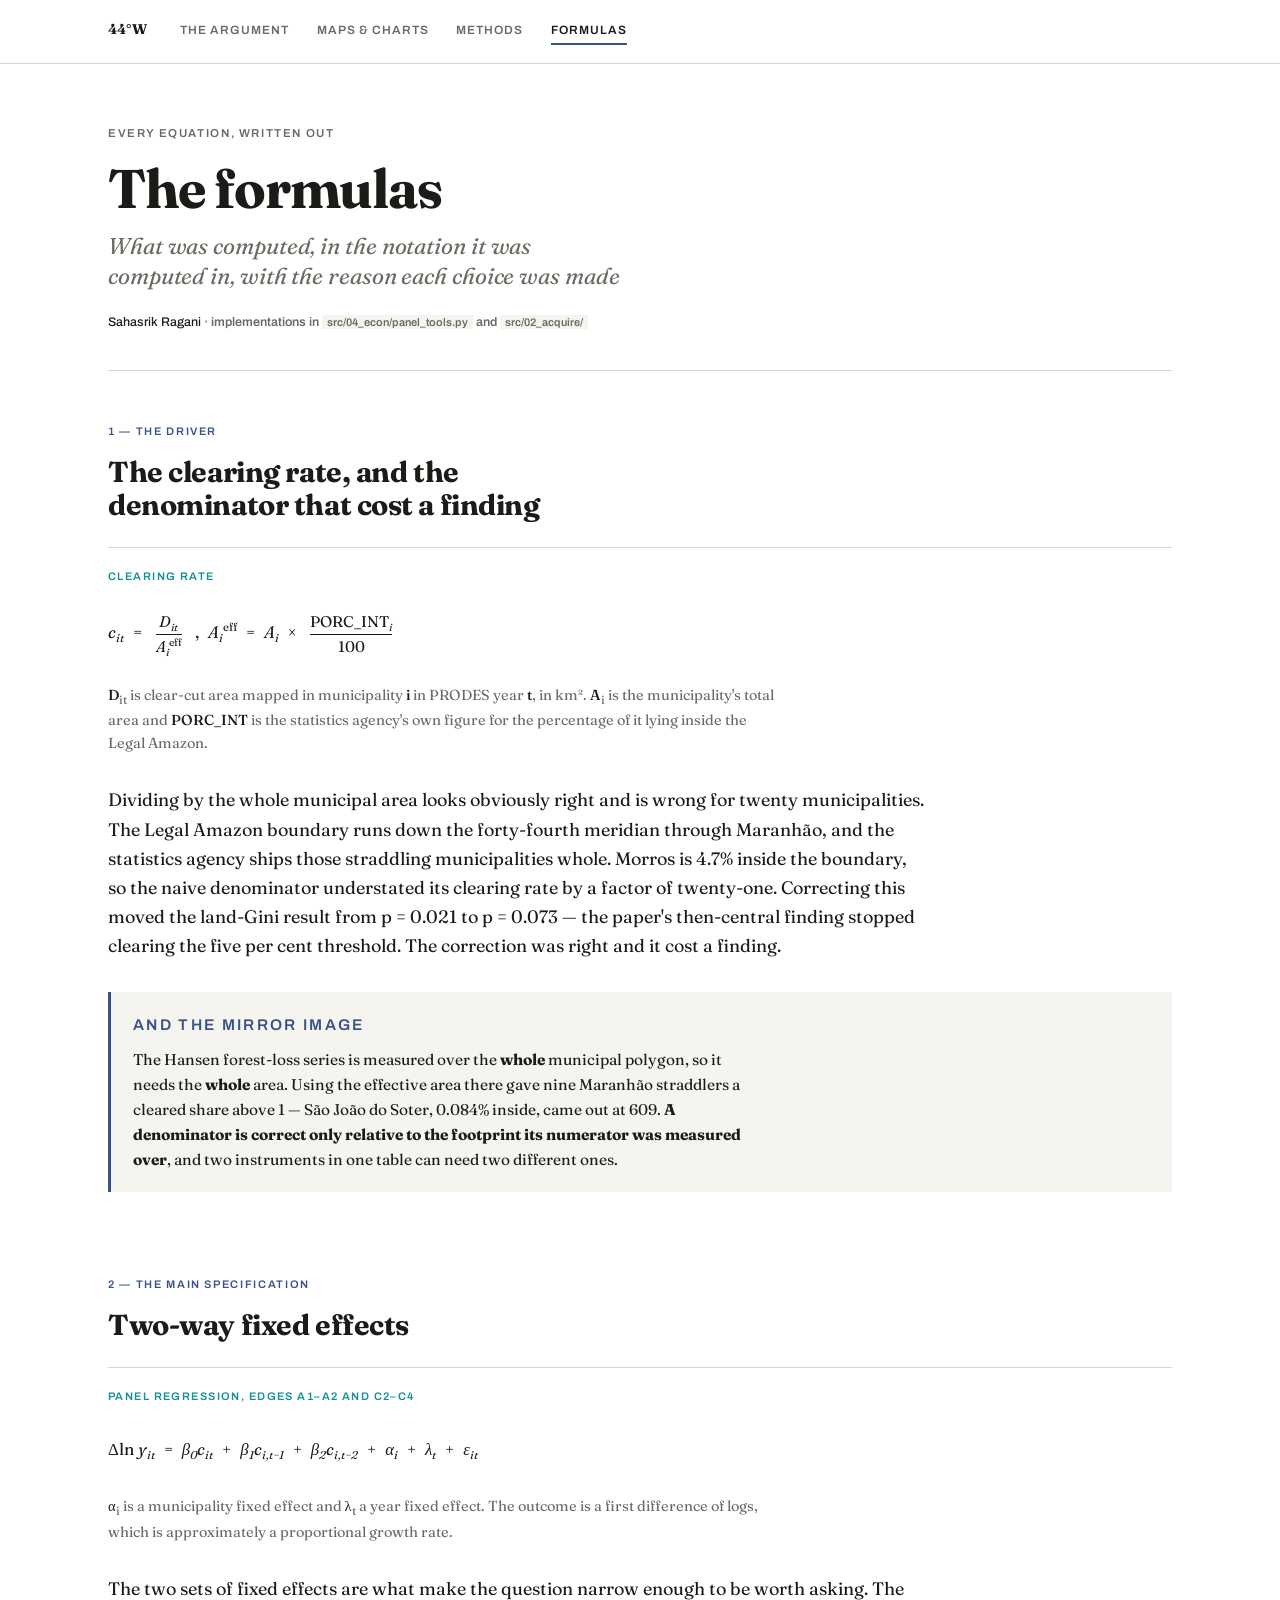
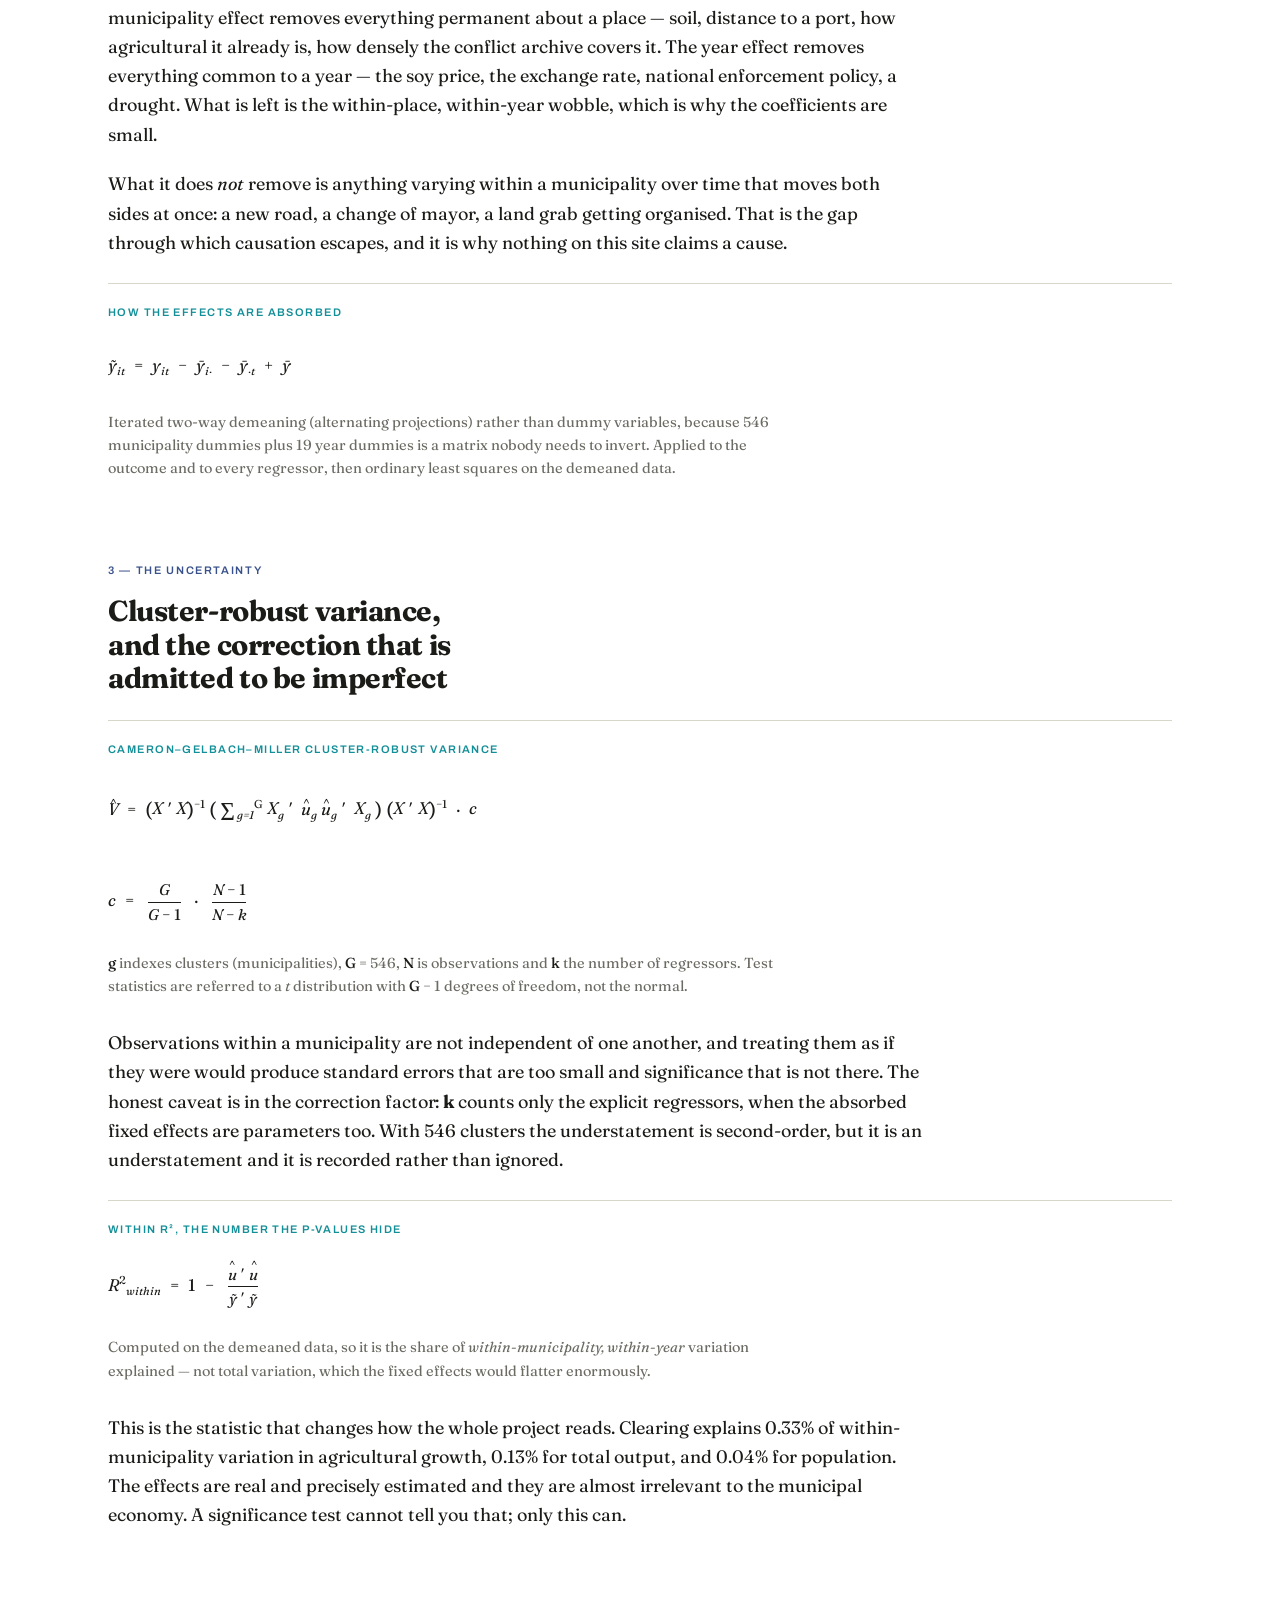
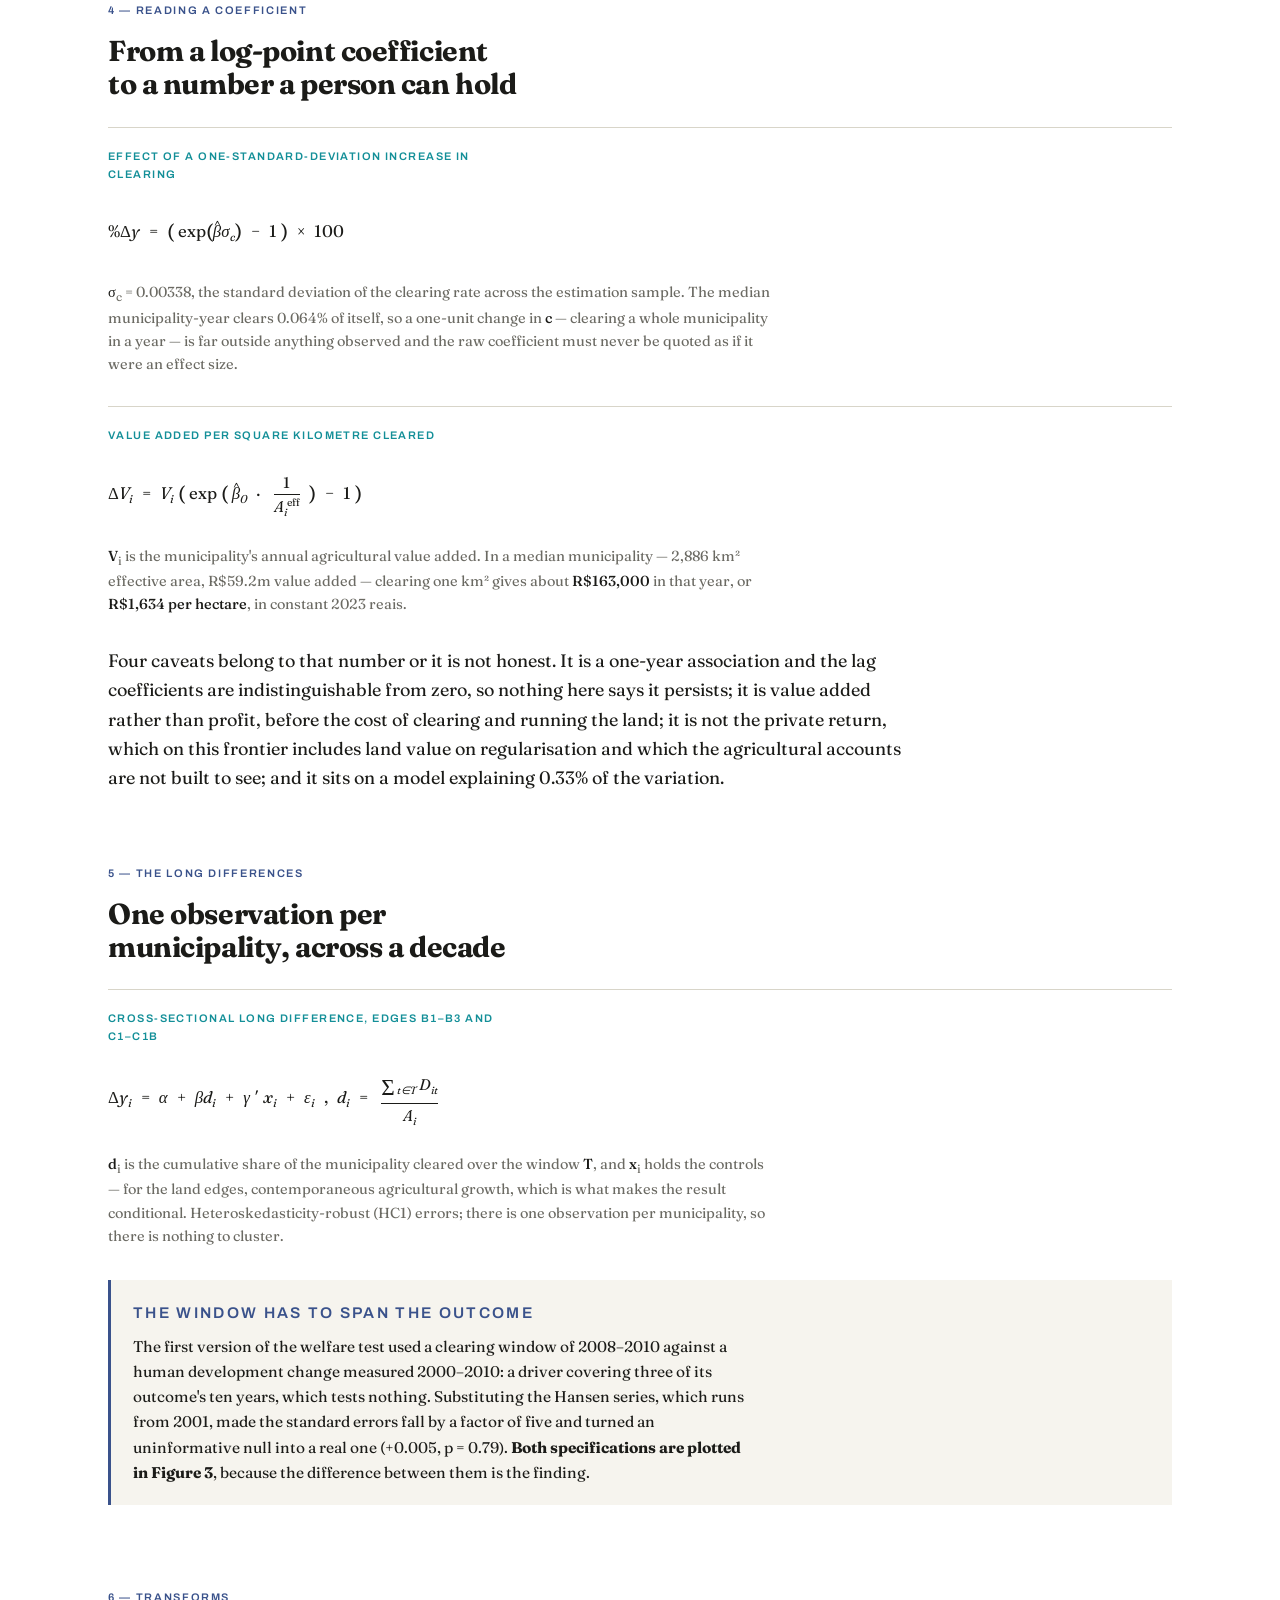
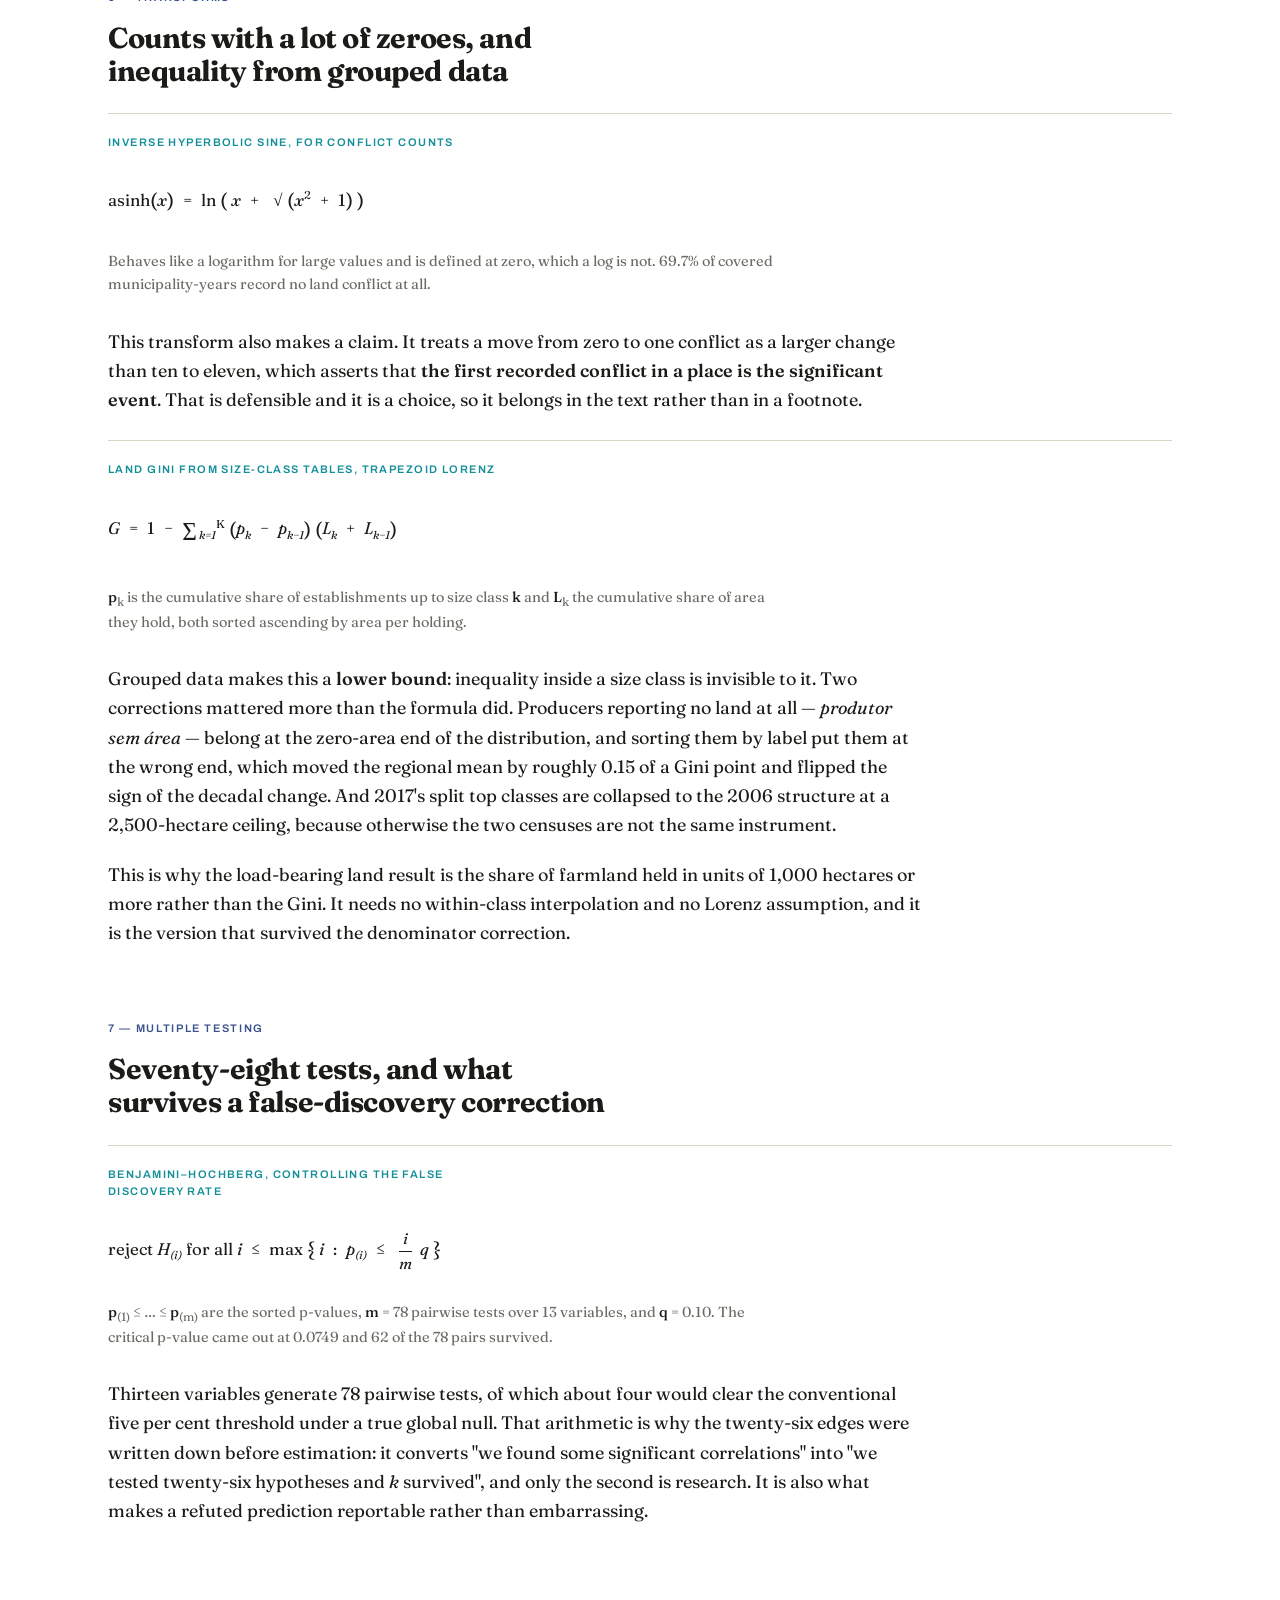
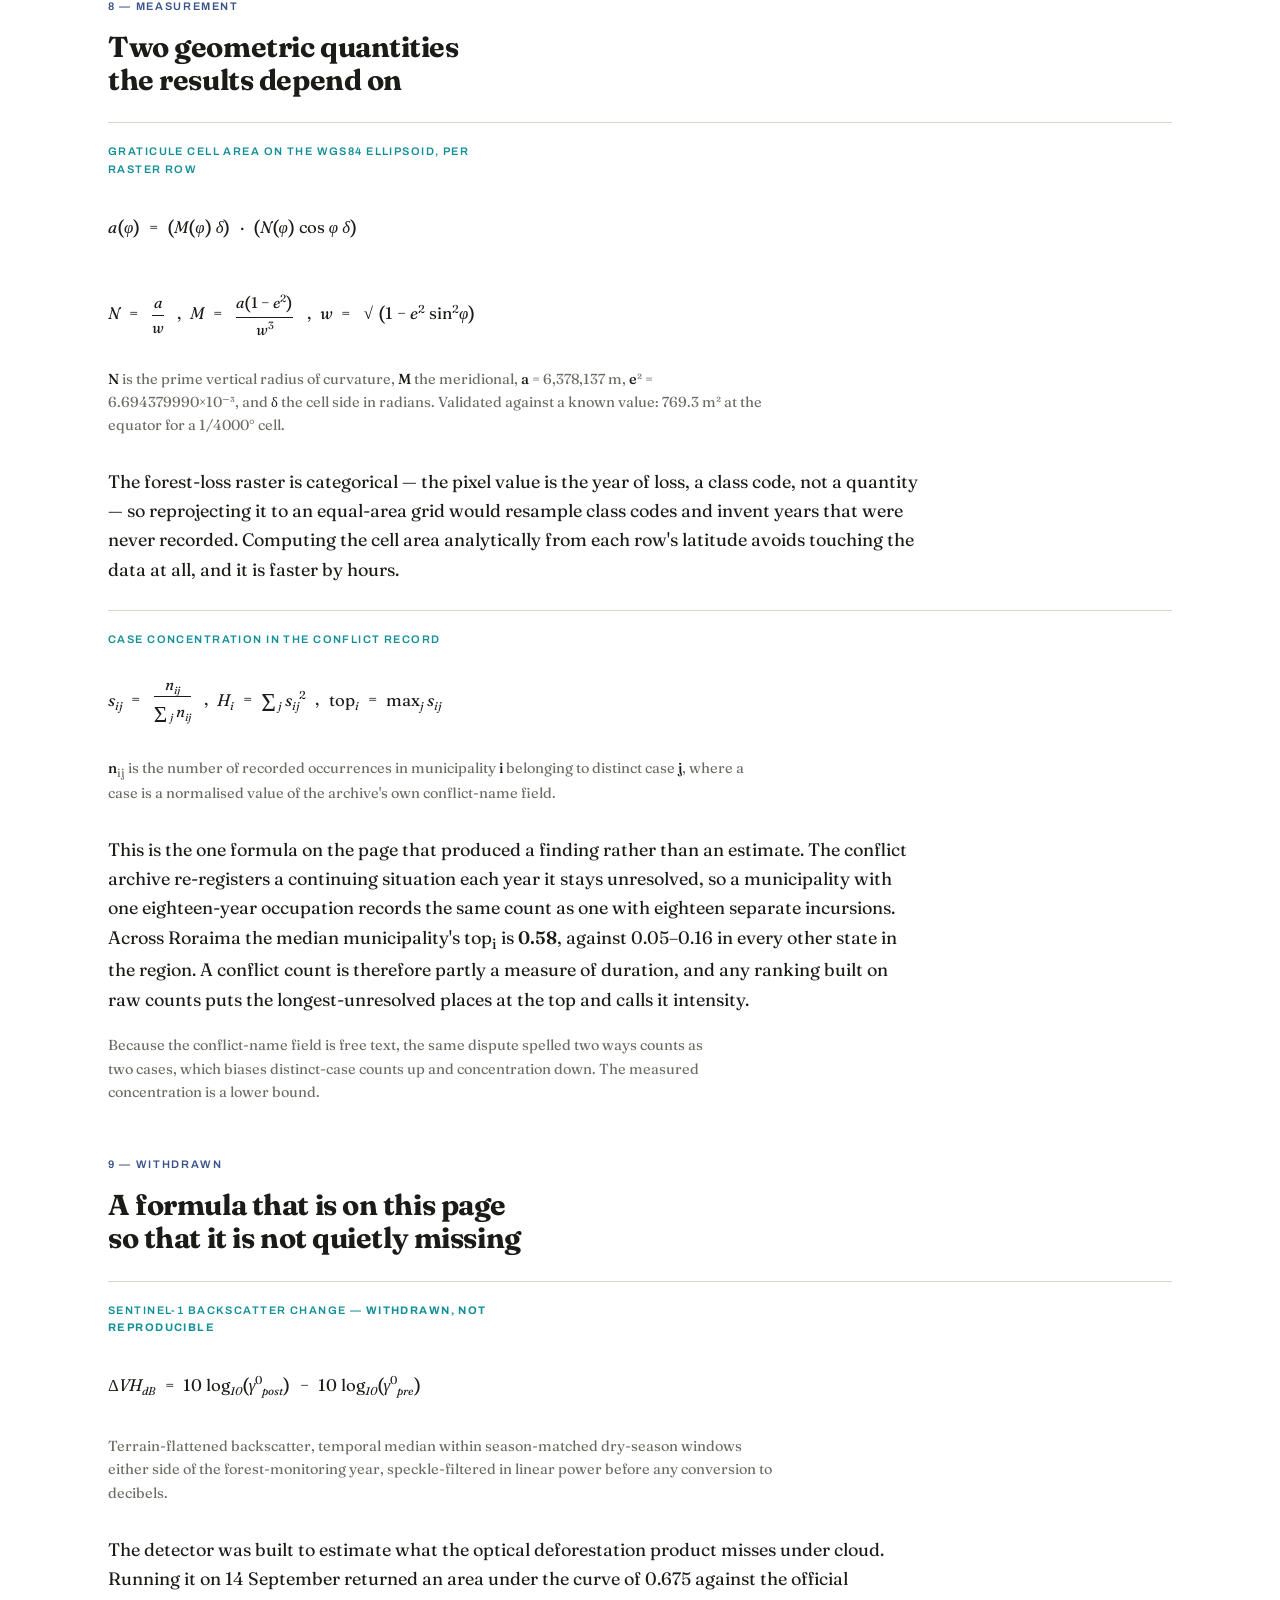
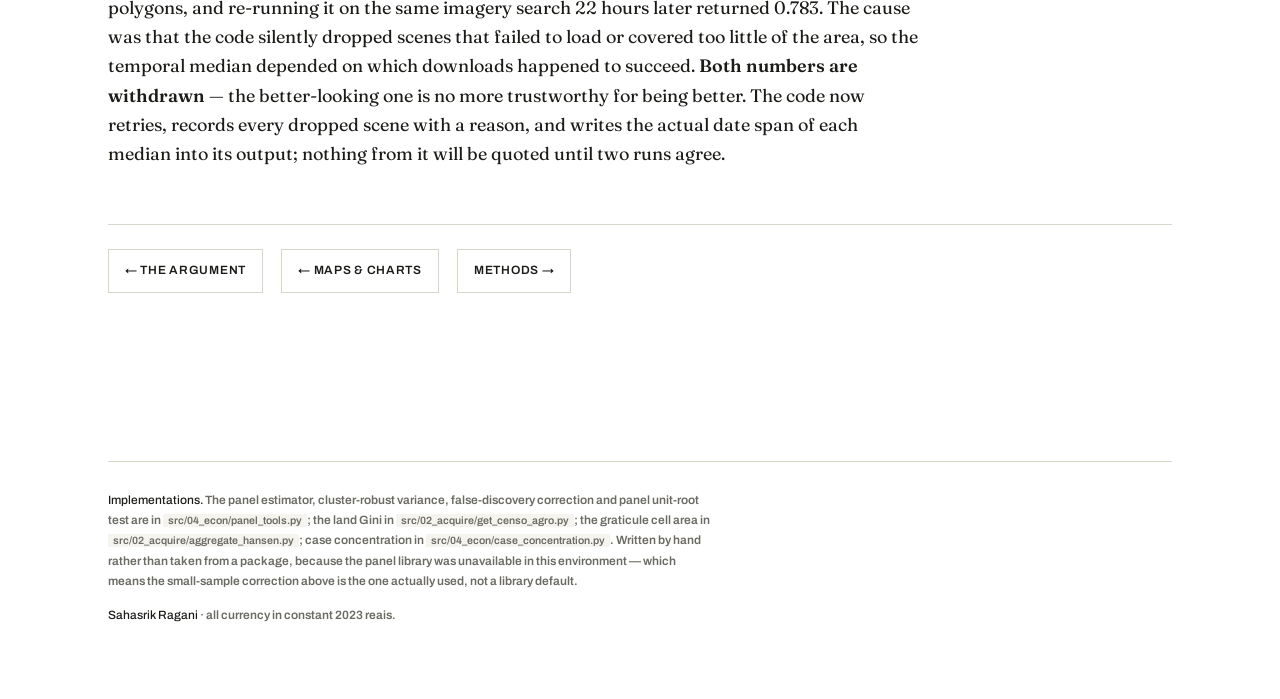
<file: formulas.html>
<!doctype html>
<html lang="en">
<head>
<meta charset="utf-8">
<meta name="viewport" content="width=device-width, initial-scale=1">
<title>Formulas — Amazon deforestation and growth</title>
<meta name="description" content="Every equation used in the Amazon decoupling panel, written out: the fixed-effects specification, cluster-robust errors, the land Gini, the transforms and the corrections.">
<link rel="preconnect" href="https://fonts.googleapis.com">
<link rel="preconnect" href="https://fonts.gstatic.com" crossorigin>
<link rel="stylesheet" href="https://fonts.googleapis.com/css2?family=Fraunces:ital,opsz,wght@0,9..144,400;0,9..144,600;0,9..144,700;1,9..144,400;1,9..144,600;1,9..144,700&family=Archivo:wght@400;500;600;700&display=swap">
<link rel="icon" type="image/png" sizes="32x32" href="assets/favicon-32.png">
<link rel="apple-touch-icon" sizes="180x180" href="assets/favicon-180.png">
<link rel="stylesheet" href="assets/style.css">
</head>
<body>

<nav class="nav"><div class="wrap">
  <a class="mark" href="index.html">44°W</a>
  <a class="page" href="index.html">The argument</a>
  <a class="page" href="maps.html">Maps &amp; charts</a>
  <a class="page" href="methods.html">Methods</a>
  <a class="page" href="formulas.html" aria-current="page">Formulas</a>
</div></nav>

<div class="wrap">

<header class="mast">
  <p class="eyebrow">Every equation, written out</p>
  <h1>The formulas
    <span class="sub">What was computed, in the notation it was computed in, with the reason each choice was made</span>
  </h1>
  <p class="byline"><b>Sahasrik Ragani</b> · implementations in <code>src/04_econ/panel_tools.py</code> and <code>src/02_acquire/</code></p>
</header>

<main>

<section>
  <p class="beat">1 — The driver</p>
  <h2>The clearing rate, and the denominator that cost a finding</h2>

  <div class="formula">
    <p class="name">Clearing rate</p>
    <div class="math"><span class="v">c</span><sub>it</sub> <span class="op">=</span>
      <span class="frac"><span class="num"><span class="v">D</span><sub>it</sub></span><span class="den"><span class="v">A</span><sub>i</sub><sup>eff</sup></span></span>
      <span class="op">,</span>
      <span class="v">A</span><sub>i</sub><sup>eff</sup> <span class="op">=</span>
      <span class="v">A</span><sub>i</sub> <span class="op">×</span>
      <span class="frac"><span class="num">PORC_INT<sub>i</sub></span><span class="den">100</span></span>
    </div>
    <p class="where"><b>D</b><sub>it</sub> is clear-cut area mapped in municipality <b>i</b> in PRODES year <b>t</b>, in km². <b>A</b><sub>i</sub> is the municipality's total area and <b>PORC_INT</b> is the statistics agency's own figure for the percentage of it lying inside the Legal Amazon.</p>
  </div>

  <p>Dividing by the whole municipal area looks obviously right and is wrong for twenty municipalities. The Legal Amazon boundary runs down the forty-fourth meridian through Maranhão, and the statistics agency ships those straddling municipalities whole. Morros is 4.7% inside the boundary, so the naive denominator understated its clearing rate by a factor of twenty-one. Correcting this moved the land-Gini result from p = 0.021 to p = 0.073 — the paper's then-central finding stopped clearing the five per cent threshold. The correction was right and it cost a finding.</p>

  <div class="note warn">
    <p class="beat">And the mirror image</p>
    <p>The Hansen forest-loss series is measured over the <b>whole</b> municipal polygon, so it needs the <b>whole</b> area. Using the effective area there gave nine Maranhão straddlers a cleared share above 1 — São João do Soter, 0.084% inside, came out at 609. <b>A denominator is correct only relative to the footprint its numerator was measured over</b>, and two instruments in one table can need two different ones.</p>
  </div>
</section>

<section>
  <p class="beat">2 — The main specification</p>
  <h2>Two-way fixed effects</h2>

  <div class="formula">
    <p class="name">Panel regression, edges A1–A2 and C2–C4</p>
    <div class="math">
      Δ<span class="fn">ln</span> <span class="v">y</span><sub>it</sub> <span class="op">=</span>
      <span class="v">β</span><sub>0</sub><span class="v">c</span><sub>it</sub> <span class="op">+</span>
      <span class="v">β</span><sub>1</sub><span class="v">c</span><sub>i,t−1</sub> <span class="op">+</span>
      <span class="v">β</span><sub>2</sub><span class="v">c</span><sub>i,t−2</sub> <span class="op">+</span>
      <span class="v">α</span><sub>i</sub> <span class="op">+</span>
      <span class="v">λ</span><sub>t</sub> <span class="op">+</span>
      <span class="v">ε</span><sub>it</sub>
    </div>
    <p class="where"><b>α</b><sub>i</sub> is a municipality fixed effect and <b>λ</b><sub>t</sub> a year fixed effect. The outcome is a first difference of logs, which is approximately a proportional growth rate.</p>
  </div>

  <p>The two sets of fixed effects are what make the question narrow enough to be worth asking. The municipality effect removes everything permanent about a place — soil, distance to a port, how agricultural it already is, how densely the conflict archive covers it. The year effect removes everything common to a year — the soy price, the exchange rate, national enforcement policy, a drought. What is left is the within-place, within-year wobble, which is why the coefficients are small.</p>

  <p>What it does <em>not</em> remove is anything varying within a municipality over time that moves both sides at once: a new road, a change of mayor, a land grab getting organised. That is the gap through which causation escapes, and it is why nothing on this site claims a cause.</p>

  <div class="formula">
    <p class="name">How the effects are absorbed</p>
    <div class="math">
      <span class="v">ỹ</span><sub>it</sub> <span class="op">=</span>
      <span class="v">y</span><sub>it</sub> <span class="op">−</span>
      <span class="v">ȳ</span><sub>i·</sub> <span class="op">−</span>
      <span class="v">ȳ</span><sub>·t</sub> <span class="op">+</span>
      <span class="v">ȳ</span>
    </div>
    <p class="where">Iterated two-way demeaning (alternating projections) rather than dummy variables, because 546 municipality dummies plus 19 year dummies is a matrix nobody needs to invert. Applied to the outcome and to every regressor, then ordinary least squares on the demeaned data.</p>
  </div>
</section>

<section>
  <p class="beat">3 — The uncertainty</p>
  <h2>Cluster-robust variance, and the correction that is admitted to be imperfect</h2>

  <div class="formula">
    <p class="name">Cameron–Gelbach–Miller cluster-robust variance</p>
    <div class="math">
      <span class="hat"><span class="v">V</span></span> <span class="op">=</span>
      <span class="paren">(</span><span class="v">X</span><span class="op">′</span><span class="v">X</span><span class="paren">)</span><sup>−1</sup>
      <span class="paren">(</span>
      <span class="big">Σ</span><sub>g=1</sub><sup>G</sup>
      <span class="v">X</span><sub>g</sub><span class="op">′</span>
      <span class="hat"><span class="v">u</span></span><sub>g</sub>
      <span class="hat"><span class="v">u</span></span><sub>g</sub><span class="op">′</span>
      <span class="v">X</span><sub>g</sub>
      <span class="paren">)</span>
      <span class="paren">(</span><span class="v">X</span><span class="op">′</span><span class="v">X</span><span class="paren">)</span><sup>−1</sup>
      <span class="op">·</span> <span class="v">c</span>
    </div>
    <div class="math">
      <span class="v">c</span> <span class="op">=</span>
      <span class="frac"><span class="num"><span class="v">G</span></span><span class="den"><span class="v">G</span> − 1</span></span>
      <span class="op">·</span>
      <span class="frac"><span class="num"><span class="v">N</span> − 1</span><span class="den"><span class="v">N</span> − <span class="v">k</span></span></span>
    </div>
    <p class="where"><b>g</b> indexes clusters (municipalities), <b>G</b> = 546, <b>N</b> is observations and <b>k</b> the number of regressors. Test statistics are referred to a <i>t</i> distribution with <b>G</b> − 1 degrees of freedom, not the normal.</p>
  </div>

  <p>Observations within a municipality are not independent of one another, and treating them as if they were would produce standard errors that are too small and significance that is not there. The honest caveat is in the correction factor: <b>k</b> counts only the explicit regressors, when the absorbed fixed effects are parameters too. With 546 clusters the understatement is second-order, but it is an understatement and it is recorded rather than ignored.</p>

  <div class="formula">
    <p class="name">Within R², the number the p-values hide</p>
    <div class="math">
      <span class="v">R</span><sup>2</sup><sub>within</sub> <span class="op">=</span>
      1 <span class="op">−</span>
      <span class="frac"><span class="num"><span class="hat"><span class="v">u</span></span><span class="op">′</span><span class="hat"><span class="v">u</span></span></span><span class="den"><span class="v">ỹ</span><span class="op">′</span><span class="v">ỹ</span></span></span>
    </div>
    <p class="where">Computed on the demeaned data, so it is the share of <i>within-municipality, within-year</i> variation explained — not total variation, which the fixed effects would flatter enormously.</p>
  </div>

  <p>This is the statistic that changes how the whole project reads. Clearing explains 0.33% of within-municipality variation in agricultural growth, 0.13% for total output, and 0.04% for population. The effects are real and precisely estimated and they are almost irrelevant to the municipal economy. A significance test cannot tell you that; only this can.</p>
</section>

<section>
  <p class="beat">4 — Reading a coefficient</p>
  <h2>From a log-point coefficient to a number a person can hold</h2>

  <div class="formula">
    <p class="name">Effect of a one-standard-deviation increase in clearing</p>
    <div class="math">
      %Δ<span class="v">y</span> <span class="op">=</span>
      <span class="paren">(</span>
      <span class="fn">exp</span><span class="paren">(</span><span class="hat"><span class="v">β</span></span><span class="v">σ</span><sub>c</sub><span class="paren">)</span>
      <span class="op">−</span> 1 <span class="paren">)</span> <span class="op">×</span> 100
    </div>
    <p class="where"><b>σ</b><sub>c</sub> = 0.00338, the standard deviation of the clearing rate across the estimation sample. The median municipality-year clears 0.064% of itself, so a one-unit change in <b>c</b> — clearing a whole municipality in a year — is far outside anything observed and the raw coefficient must never be quoted as if it were an effect size.</p>
  </div>

  <div class="formula">
    <p class="name">Value added per square kilometre cleared</p>
    <div class="math">
      Δ<span class="v">V</span><sub>i</sub> <span class="op">=</span>
      <span class="v">V</span><sub>i</sub>
      <span class="paren">(</span>
      <span class="fn">exp</span> <span class="paren">(</span>
      <span class="hat"><span class="v">β</span></span><sub>0</sub> <span class="op">·</span>
      <span class="frac"><span class="num">1</span><span class="den"><span class="v">A</span><sub>i</sub><sup>eff</sup></span></span>
      <span class="paren">)</span> <span class="op">−</span> 1 <span class="paren">)</span>
    </div>
    <p class="where"><b>V</b><sub>i</sub> is the municipality's annual agricultural value added. In a median municipality — 2,886 km² effective area, R$59.2m value added — clearing one km² gives about <b>R$163,000</b> in that year, or <b>R$1,634 per hectare</b>, in constant 2023 reais.</p>
  </div>

  <p>Four caveats belong to that number or it is not honest. It is a one-year association and the lag coefficients are indistinguishable from zero, so nothing here says it persists; it is value added rather than profit, before the cost of clearing and running the land; it is not the private return, which on this frontier includes land value on regularisation and which the agricultural accounts are not built to see; and it sits on a model explaining 0.33% of the variation.</p>
</section>

<section>
  <p class="beat">5 — The long differences</p>
  <h2>One observation per municipality, across a decade</h2>

  <div class="formula">
    <p class="name">Cross-sectional long difference, edges B1–B3 and C1–C1b</p>
    <div class="math">
      Δ<span class="v">y</span><sub>i</sub> <span class="op">=</span>
      <span class="v">α</span> <span class="op">+</span>
      <span class="v">β</span><span class="v">d</span><sub>i</sub> <span class="op">+</span>
      <span class="v">γ</span><span class="op">′</span><span class="v">x</span><sub>i</sub> <span class="op">+</span>
      <span class="v">ε</span><sub>i</sub>
      <span class="op">,</span>
      <span class="v">d</span><sub>i</sub> <span class="op">=</span>
      <span class="frac"><span class="num"><span class="big">Σ</span><sub>t∈T</sub> <span class="v">D</span><sub>it</sub></span><span class="den"><span class="v">A</span><sub>i</sub></span></span>
    </div>
    <p class="where"><b>d</b><sub>i</sub> is the cumulative share of the municipality cleared over the window <b>T</b>, and <b>x</b><sub>i</sub> holds the controls — for the land edges, contemporaneous agricultural growth, which is what makes the result conditional. Heteroskedasticity-robust (HC1) errors; there is one observation per municipality, so there is nothing to cluster.</p>
  </div>

  <div class="note">
    <p class="beat">The window has to span the outcome</p>
    <p>The first version of the welfare test used a clearing window of 2008–2010 against a human development change measured 2000–2010: a driver covering three of its outcome's ten years, which tests nothing. Substituting the Hansen series, which runs from 2001, made the standard errors fall by a factor of five and turned an uninformative null into a real one (+0.005, p = 0.79). <b>Both specifications are plotted in Figure 3</b>, because the difference between them is the finding.</p>
  </div>
</section>

<section>
  <p class="beat">6 — Transforms</p>
  <h2>Counts with a lot of zeroes, and inequality from grouped data</h2>

  <div class="formula">
    <p class="name">Inverse hyperbolic sine, for conflict counts</p>
    <div class="math">
      <span class="fn">asinh</span><span class="paren">(</span><span class="v">x</span><span class="paren">)</span>
      <span class="op">=</span>
      <span class="fn">ln</span> <span class="paren">(</span>
      <span class="v">x</span> <span class="op">+</span>
      <span class="op">√</span><span class="paren">(</span><span class="v">x</span><sup>2</sup> <span class="op">+</span> 1<span class="paren">)</span>
      <span class="paren">)</span>
    </div>
    <p class="where">Behaves like a logarithm for large values and is defined at zero, which a log is not. 69.7% of covered municipality-years record no land conflict at all.</p>
  </div>

  <p>This transform also makes a claim. It treats a move from zero to one conflict as a larger change than ten to eleven, which asserts that <strong>the first recorded conflict in a place is the significant event</strong>. That is defensible and it is a choice, so it belongs in the text rather than in a footnote.</p>

  <div class="formula">
    <p class="name">Land Gini from size-class tables, trapezoid Lorenz</p>
    <div class="math">
      <span class="v">G</span> <span class="op">=</span> 1 <span class="op">−</span>
      <span class="big">Σ</span><sub>k=1</sub><sup>K</sup>
      <span class="paren">(</span><span class="v">p</span><sub>k</sub> <span class="op">−</span> <span class="v">p</span><sub>k−1</sub><span class="paren">)</span>
      <span class="paren">(</span><span class="v">L</span><sub>k</sub> <span class="op">+</span> <span class="v">L</span><sub>k−1</sub><span class="paren">)</span>
    </div>
    <p class="where"><b>p</b><sub>k</sub> is the cumulative share of establishments up to size class <b>k</b> and <b>L</b><sub>k</sub> the cumulative share of area they hold, both sorted ascending by area per holding.</p>
  </div>

  <p>Grouped data makes this a <strong>lower bound</strong>: inequality inside a size class is invisible to it. Two corrections mattered more than the formula did. Producers reporting no land at all — <i>produtor sem área</i> — belong at the zero-area end of the distribution, and sorting them by label put them at the wrong end, which moved the regional mean by roughly 0.15 of a Gini point and flipped the sign of the decadal change. And 2017's split top classes are collapsed to the 2006 structure at a 2,500-hectare ceiling, because otherwise the two censuses are not the same instrument.</p>

  <p>This is why the load-bearing land result is the share of farmland held in units of 1,000 hectares or more rather than the Gini. It needs no within-class interpolation and no Lorenz assumption, and it is the version that survived the denominator correction.</p>
</section>

<section>
  <p class="beat">7 — Multiple testing</p>
  <h2>Seventy-eight tests, and what survives a false-discovery correction</h2>

  <div class="formula">
    <p class="name">Benjamini–Hochberg, controlling the false discovery rate</p>
    <div class="math">
      reject <span class="v">H</span><sub>(i)</sub> for all <span class="v">i</span> <span class="op">≤</span>
      <span class="fn">max</span> <span class="paren">{</span> <span class="v">i</span> <span class="op">:</span>
      <span class="v">p</span><sub>(i)</sub> <span class="op">≤</span>
      <span class="frac"><span class="num"><span class="v">i</span></span><span class="den"><span class="v">m</span></span></span>
      <span class="v">q</span> <span class="paren">}</span>
    </div>
    <p class="where"><b>p</b><sub>(1)</sub> ≤ … ≤ <b>p</b><sub>(m)</sub> are the sorted p-values, <b>m</b> = 78 pairwise tests over 13 variables, and <b>q</b> = 0.10. The critical p-value came out at 0.0749 and 62 of the 78 pairs survived.</p>
  </div>

  <p>Thirteen variables generate 78 pairwise tests, of which about four would clear the conventional five per cent threshold under a true global null. That arithmetic is why the twenty-six edges were written down before estimation: it converts "we found some significant correlations" into "we tested twenty-six hypotheses and <em>k</em> survived", and only the second is research. It is also what makes a refuted prediction reportable rather than embarrassing.</p>
</section>

<section>
  <p class="beat">8 — Measurement</p>
  <h2>Two geometric quantities the results depend on</h2>

  <div class="formula">
    <p class="name">Graticule cell area on the WGS84 ellipsoid, per raster row</p>
    <div class="math">
      <span class="v">a</span><span class="paren">(</span><span class="v">φ</span><span class="paren">)</span> <span class="op">=</span>
      <span class="paren">(</span><span class="v">M</span><span class="paren">(</span><span class="v">φ</span><span class="paren">)</span> <span class="v">δ</span><span class="paren">)</span>
      <span class="op">·</span>
      <span class="paren">(</span><span class="v">N</span><span class="paren">(</span><span class="v">φ</span><span class="paren">)</span>
      <span class="fn">cos</span> <span class="v">φ</span> <span class="v">δ</span><span class="paren">)</span>
    </div>
    <div class="math">
      <span class="v">N</span> <span class="op">=</span>
      <span class="frac"><span class="num"><span class="v">a</span></span><span class="den"><span class="v">w</span></span></span>
      <span class="op">,</span>
      <span class="v">M</span> <span class="op">=</span>
      <span class="frac"><span class="num"><span class="v">a</span><span class="paren">(</span>1 − <span class="v">e</span><sup>2</sup><span class="paren">)</span></span><span class="den"><span class="v">w</span><sup>3</sup></span></span>
      <span class="op">,</span>
      <span class="v">w</span> <span class="op">=</span>
      <span class="op">√</span><span class="paren">(</span>1 − <span class="v">e</span><sup>2</sup> <span class="fn">sin</span><sup>2</sup><span class="v">φ</span><span class="paren">)</span>
    </div>
    <p class="where"><b>N</b> is the prime vertical radius of curvature, <b>M</b> the meridional, <b>a</b> = 6,378,137 m, <b>e</b>² = 6.694379990×10⁻³, and <b>δ</b> the cell side in radians. Validated against a known value: 769.3 m² at the equator for a 1/4000° cell.</p>
  </div>

  <p>The forest-loss raster is categorical — the pixel value is the year of loss, a class code, not a quantity — so reprojecting it to an equal-area grid would resample class codes and invent years that were never recorded. Computing the cell area analytically from each row's latitude avoids touching the data at all, and it is faster by hours.</p>

  <div class="formula">
    <p class="name">Case concentration in the conflict record</p>
    <div class="math">
      <span class="v">s</span><sub>ij</sub> <span class="op">=</span>
      <span class="frac"><span class="num"><span class="v">n</span><sub>ij</sub></span><span class="den"><span class="big">Σ</span><sub>j</sub> <span class="v">n</span><sub>ij</sub></span></span>
      <span class="op">,</span>
      <span class="v">H</span><sub>i</sub> <span class="op">=</span>
      <span class="big">Σ</span><sub>j</sub> <span class="v">s</span><sub>ij</sub><sup>2</sup>
      <span class="op">,</span>
      top<sub>i</sub> <span class="op">=</span>
      <span class="fn">max</span><sub>j</sub> <span class="v">s</span><sub>ij</sub>
    </div>
    <p class="where"><b>n</b><sub>ij</sub> is the number of recorded occurrences in municipality <b>i</b> belonging to distinct case <b>j</b>, where a case is a normalised value of the archive's own conflict-name field.</p>
  </div>

  <p>This is the one formula on the page that produced a finding rather than an estimate. The conflict archive re-registers a continuing situation each year it stays unresolved, so a municipality with one eighteen-year occupation records the same count as one with eighteen separate incursions. Across Roraima the median municipality's <span class="fn">top</span><sub>i</sub> is <strong>0.58</strong>, against 0.05–0.16 in every other state in the region. A conflict count is therefore partly a measure of duration, and any ranking built on raw counts puts the longest-unresolved places at the top and calls it intensity.</p>

  <p class="where" style="max-width:68ch">Because the conflict-name field is free text, the same dispute spelled two ways counts as two cases, which biases distinct-case counts up and concentration down. The measured concentration is a lower bound.</p>
</section>

<section>
  <p class="beat">9 — Withdrawn</p>
  <h2>A formula that is on this page so that it is not quietly missing</h2>

  <div class="formula">
    <p class="name">Sentinel-1 backscatter change — <b>withdrawn, not reproducible</b></p>
    <div class="math">
      Δ<span class="v">VH</span><sub>dB</sub> <span class="op">=</span>
      10 <span class="fn">log</span><sub>10</sub><span class="paren">(</span><span class="v">γ</span><sup>0</sup><sub>post</sub><span class="paren">)</span>
      <span class="op">−</span>
      10 <span class="fn">log</span><sub>10</sub><span class="paren">(</span><span class="v">γ</span><sup>0</sup><sub>pre</sub><span class="paren">)</span>
    </div>
    <p class="where">Terrain-flattened backscatter, temporal median within season-matched dry-season windows either side of the forest-monitoring year, speckle-filtered in linear power before any conversion to decibels.</p>
  </div>

  <p>The detector was built to estimate what the optical deforestation product misses under cloud. Running it on 14 September returned an area under the curve of 0.675 against the official polygons, and re-running it on the same imagery search 22 hours later returned 0.783. The cause was that the code silently dropped scenes that failed to load or covered too little of the area, so the temporal median depended on which downloads happened to succeed. <strong>Both numbers are withdrawn</strong> — the better-looking one is no more trustworthy for being better. The code now retries, records every dropped scene with a reason, and writes the actual date span of each median into its output; nothing from it will be quoted until two runs agree.</p>
</section>

<div class="pager">
  <a href="index.html">← The argument</a>
  <a href="maps.html">← Maps &amp; charts</a>
  <a href="methods.html">Methods →</a>
</div>

</main>

<footer>
  <p><b>Implementations.</b> The panel estimator, cluster-robust variance, false-discovery correction and panel unit-root test are in <code>src/04_econ/panel_tools.py</code>; the land Gini in <code>src/02_acquire/get_censo_agro.py</code>; the graticule cell area in <code>src/02_acquire/aggregate_hansen.py</code>; case concentration in <code>src/04_econ/case_concentration.py</code>. Written by hand rather than taken from a package, because the panel library was unavailable in this environment — which means the small-sample correction above is the one actually used, not a library default.</p>
  <p><b>Sahasrik Ragani</b> · all currency in constant 2023 reais.</p>
</footer>

</div>
</body>
</html>
</file>
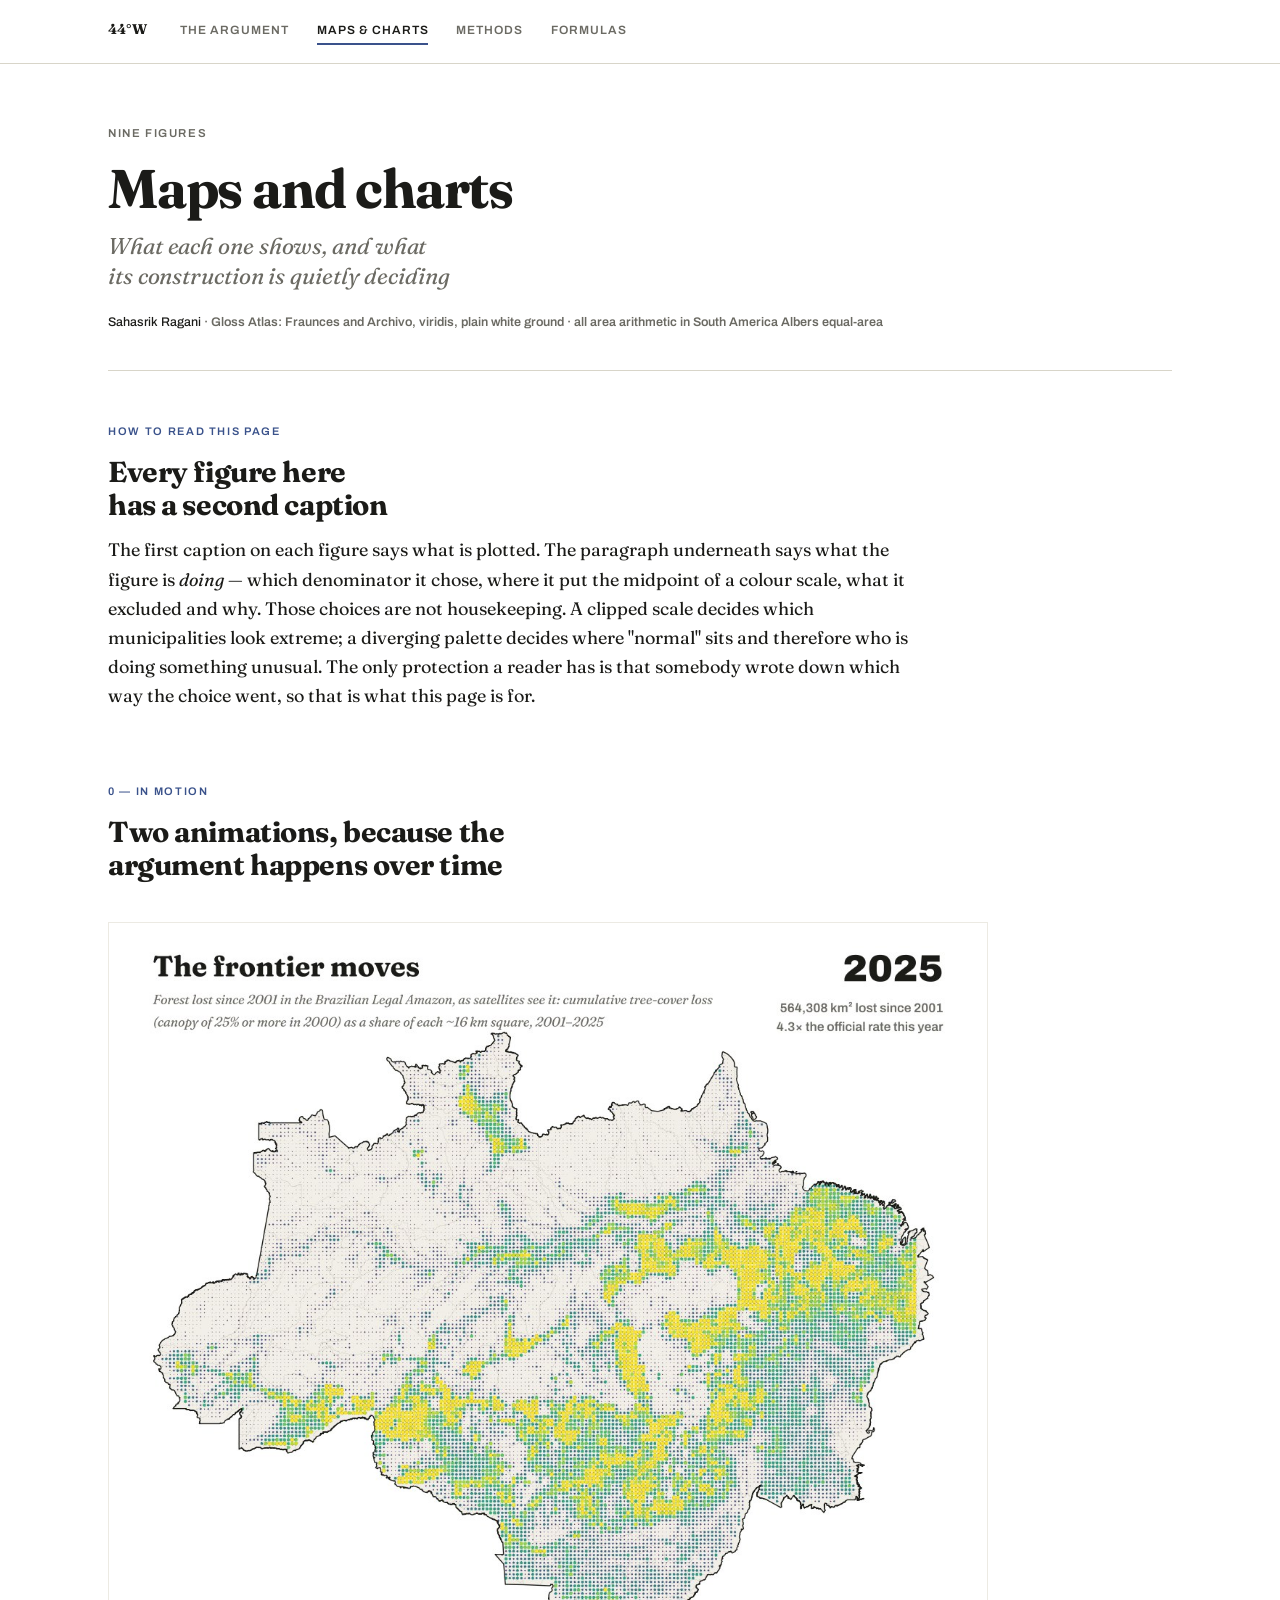
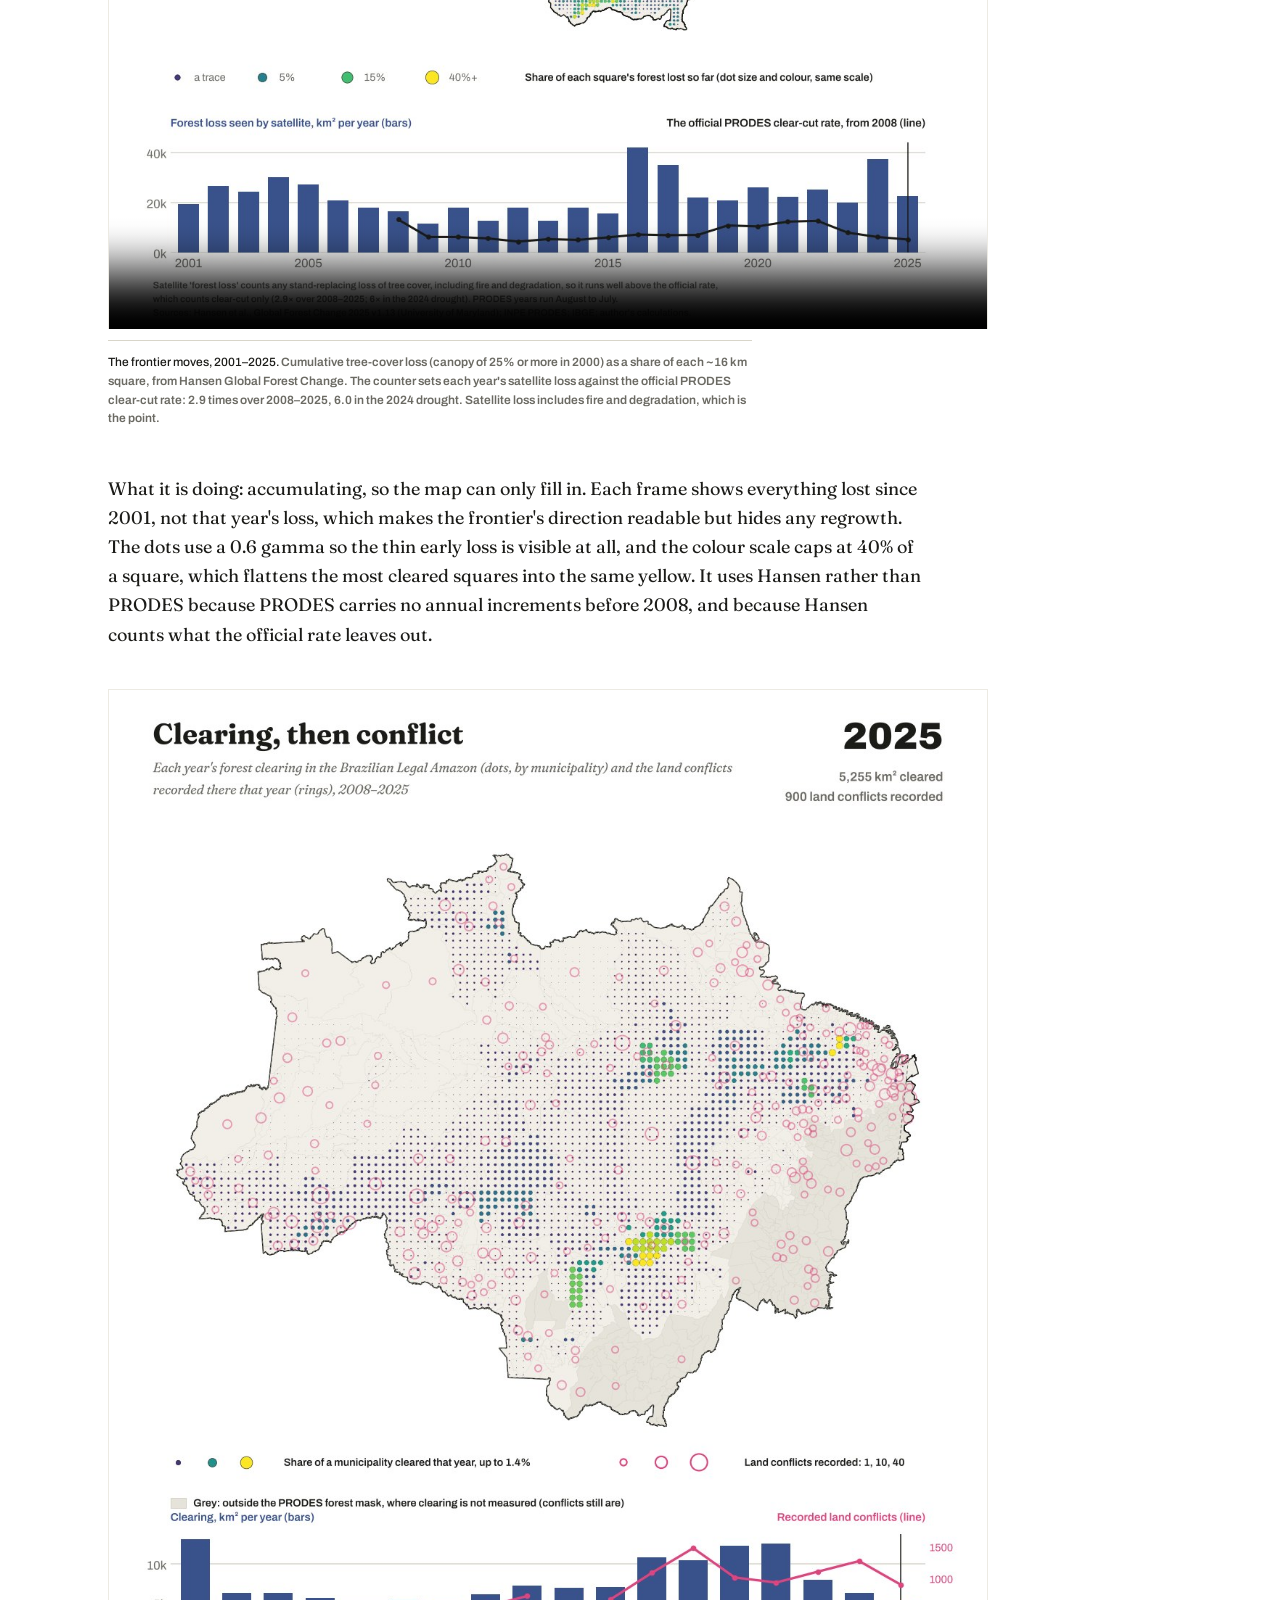
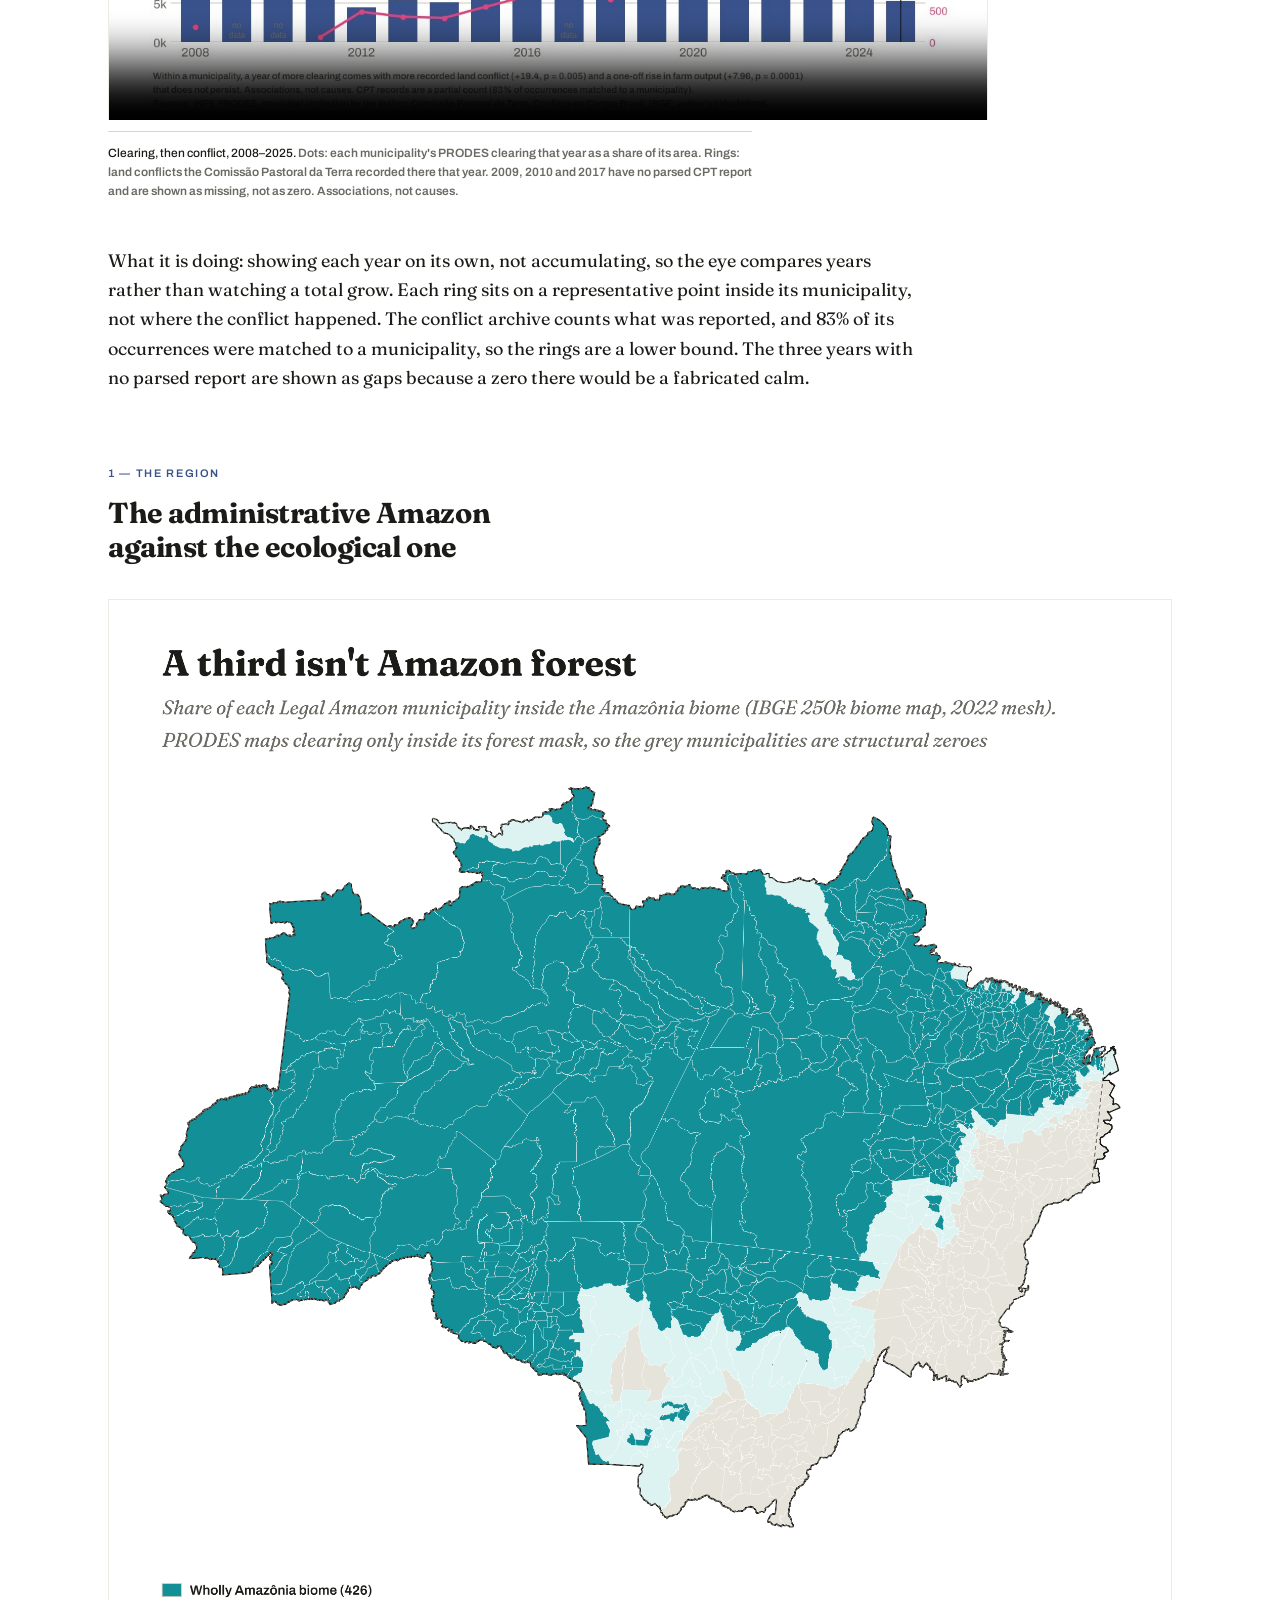
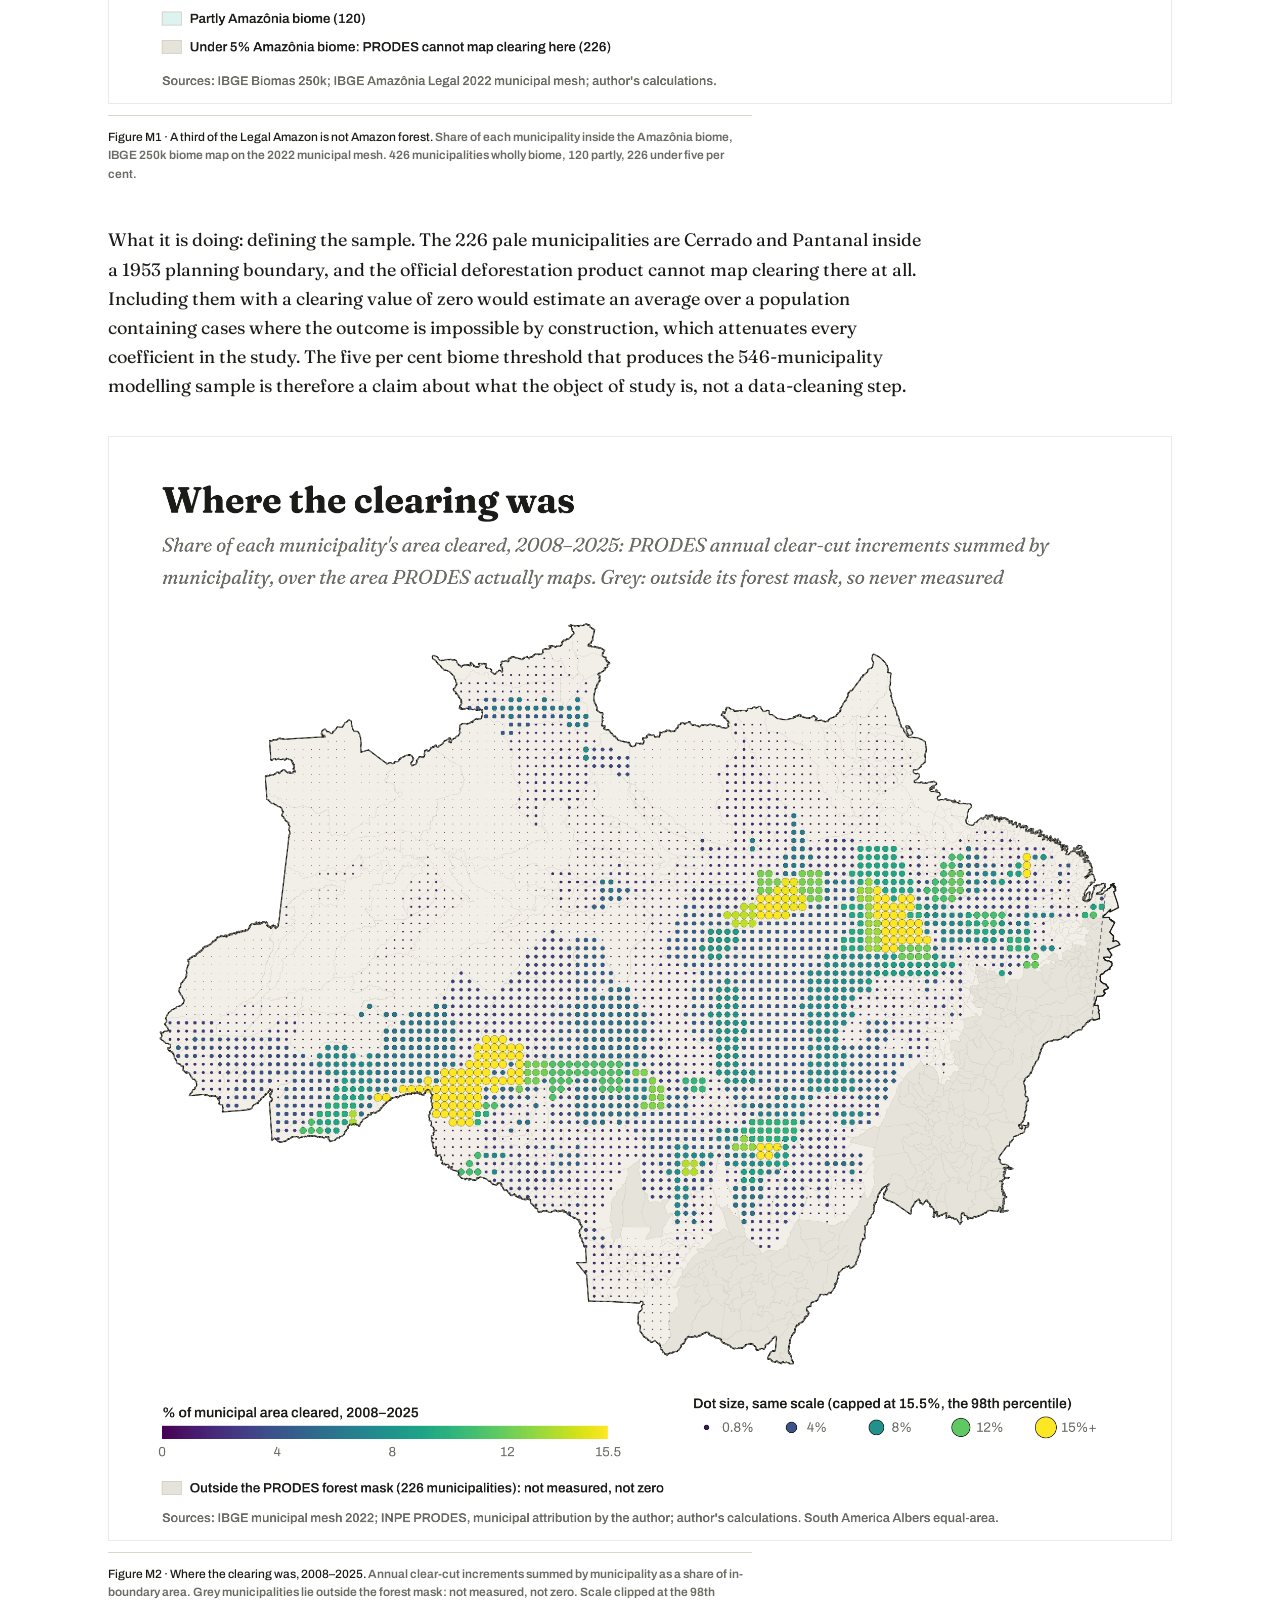
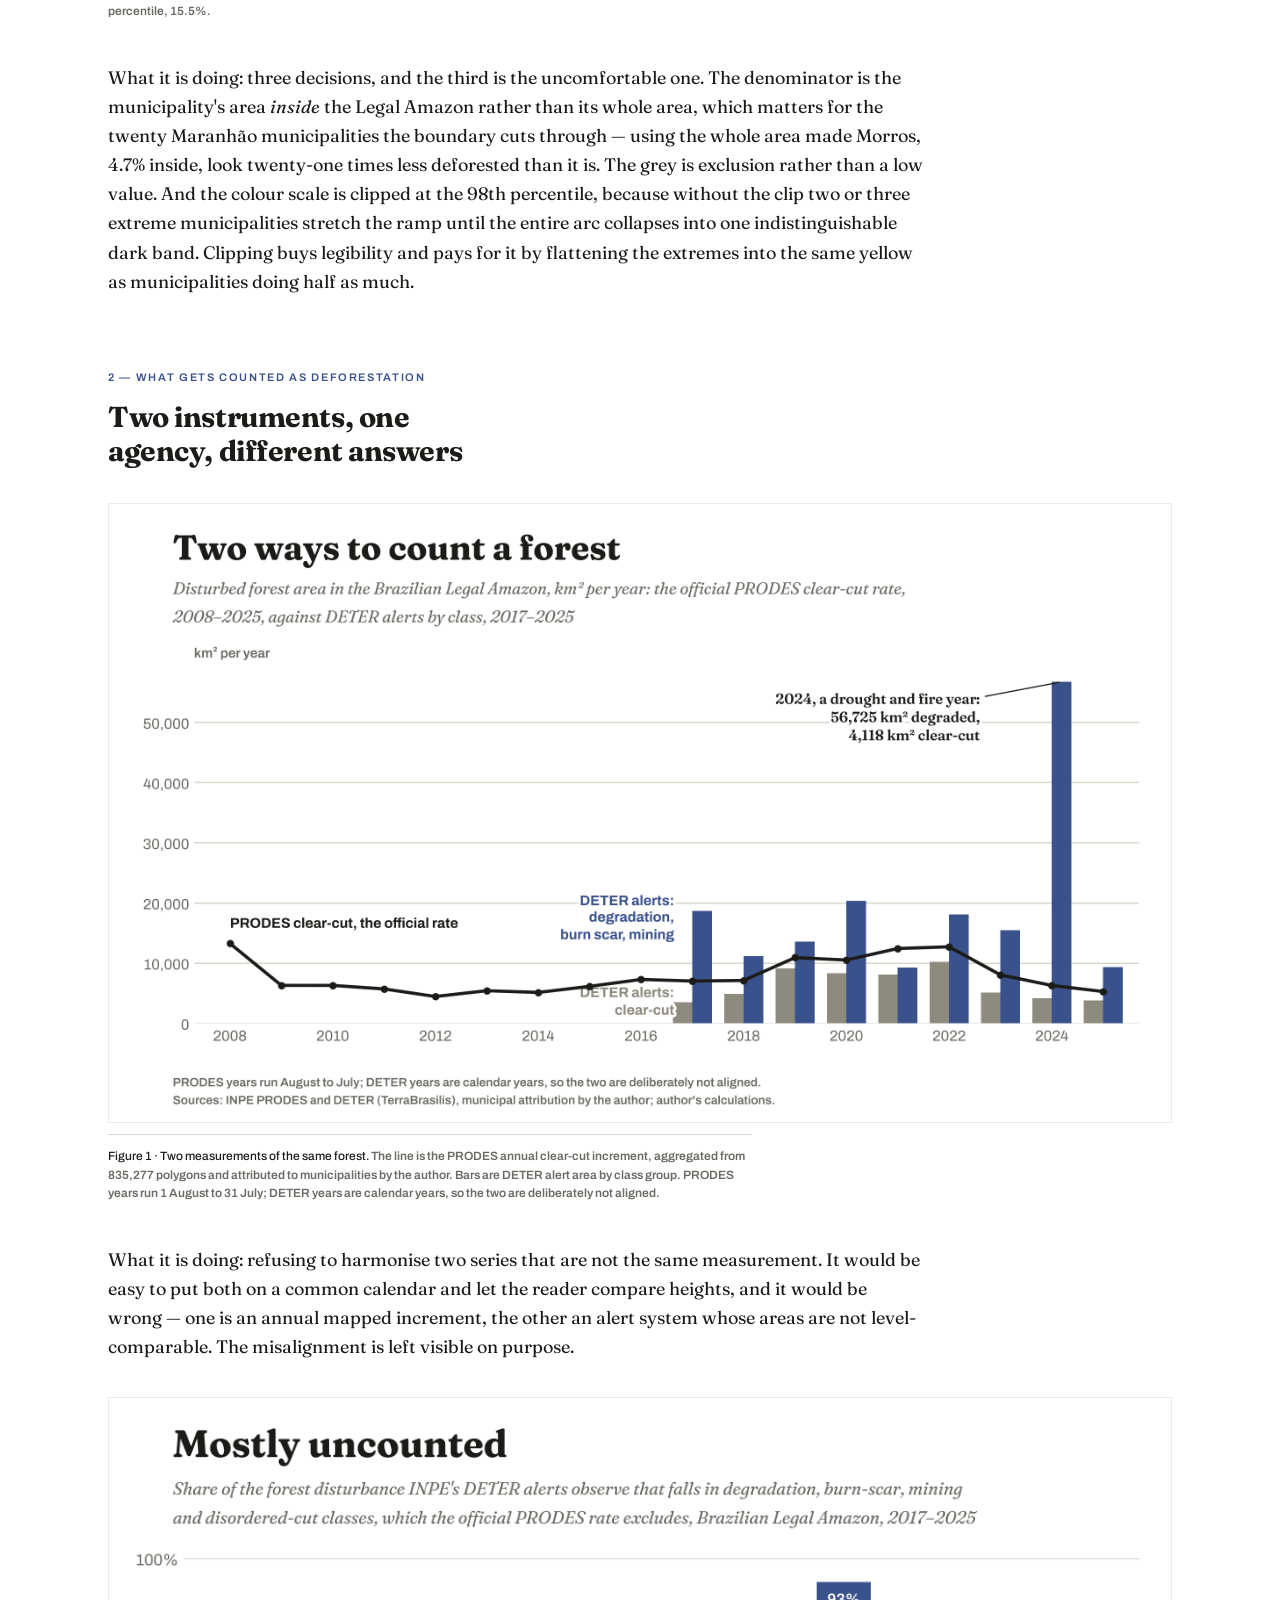
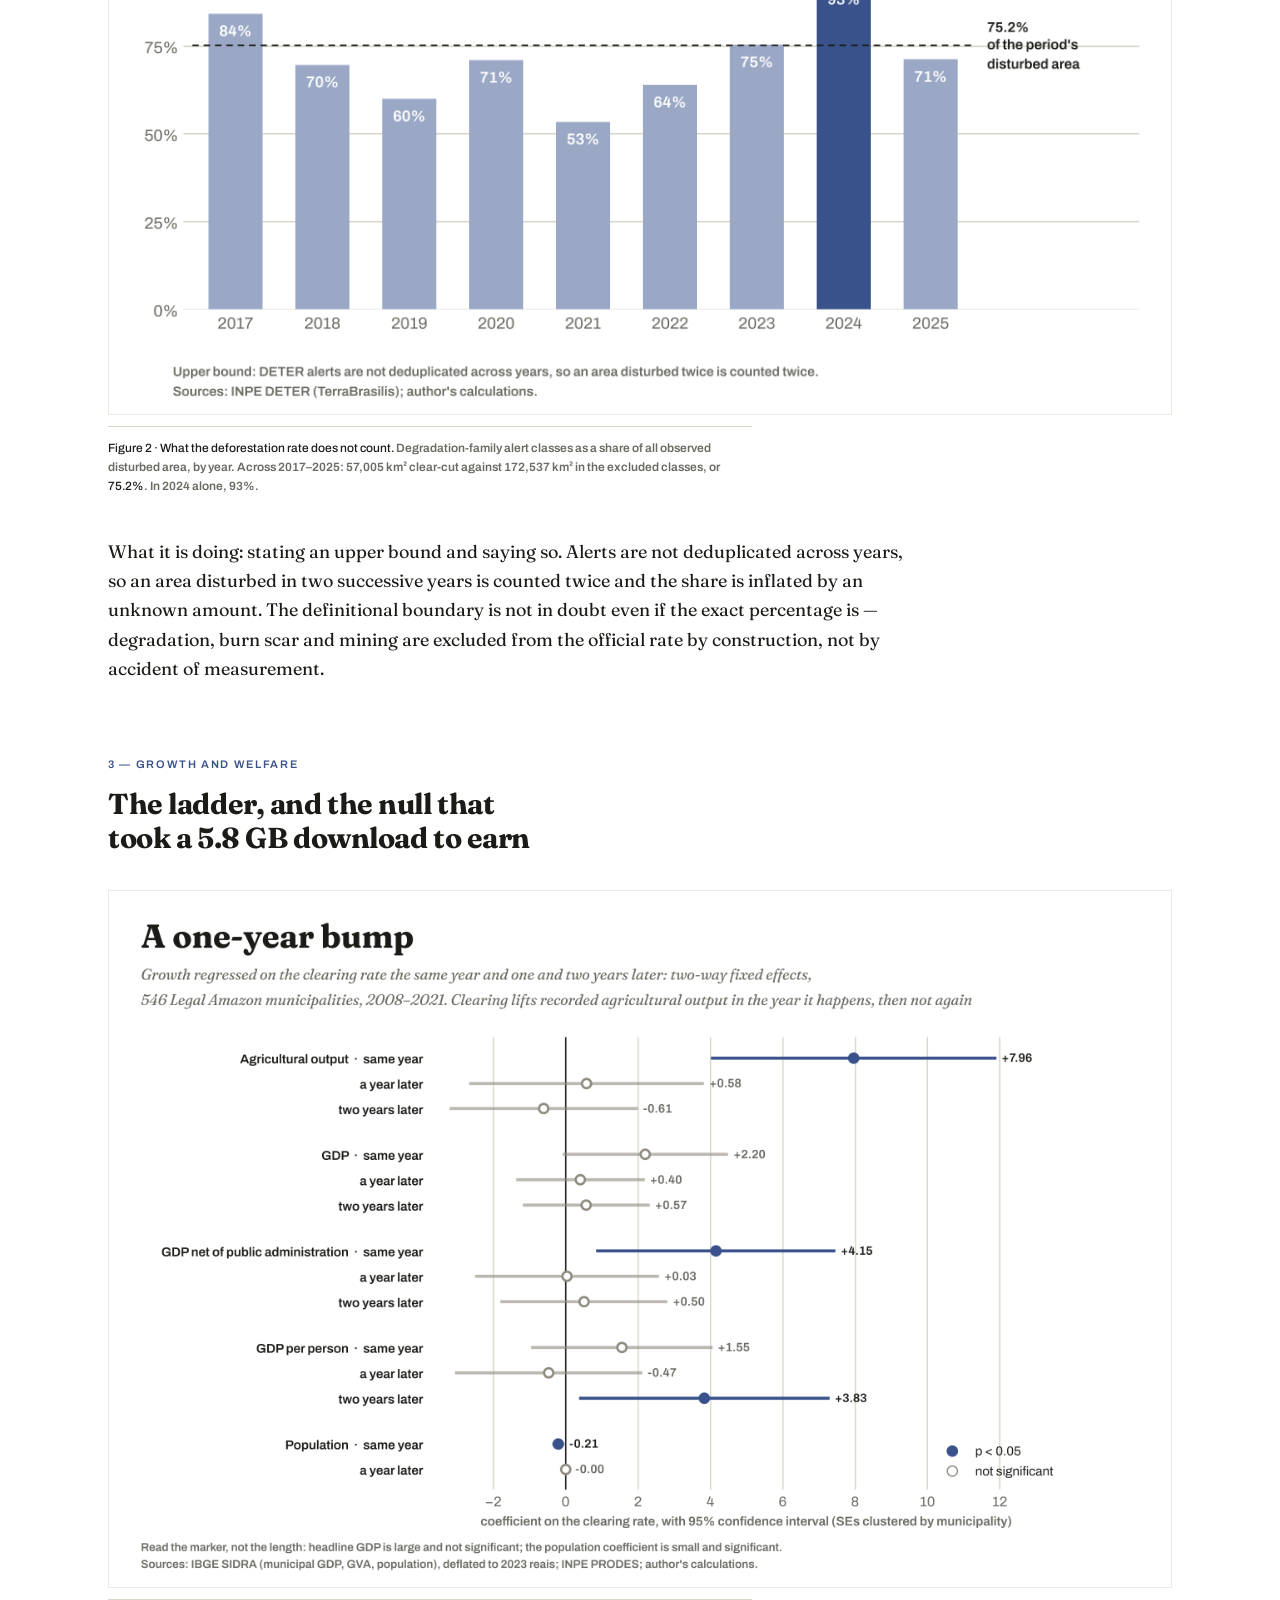
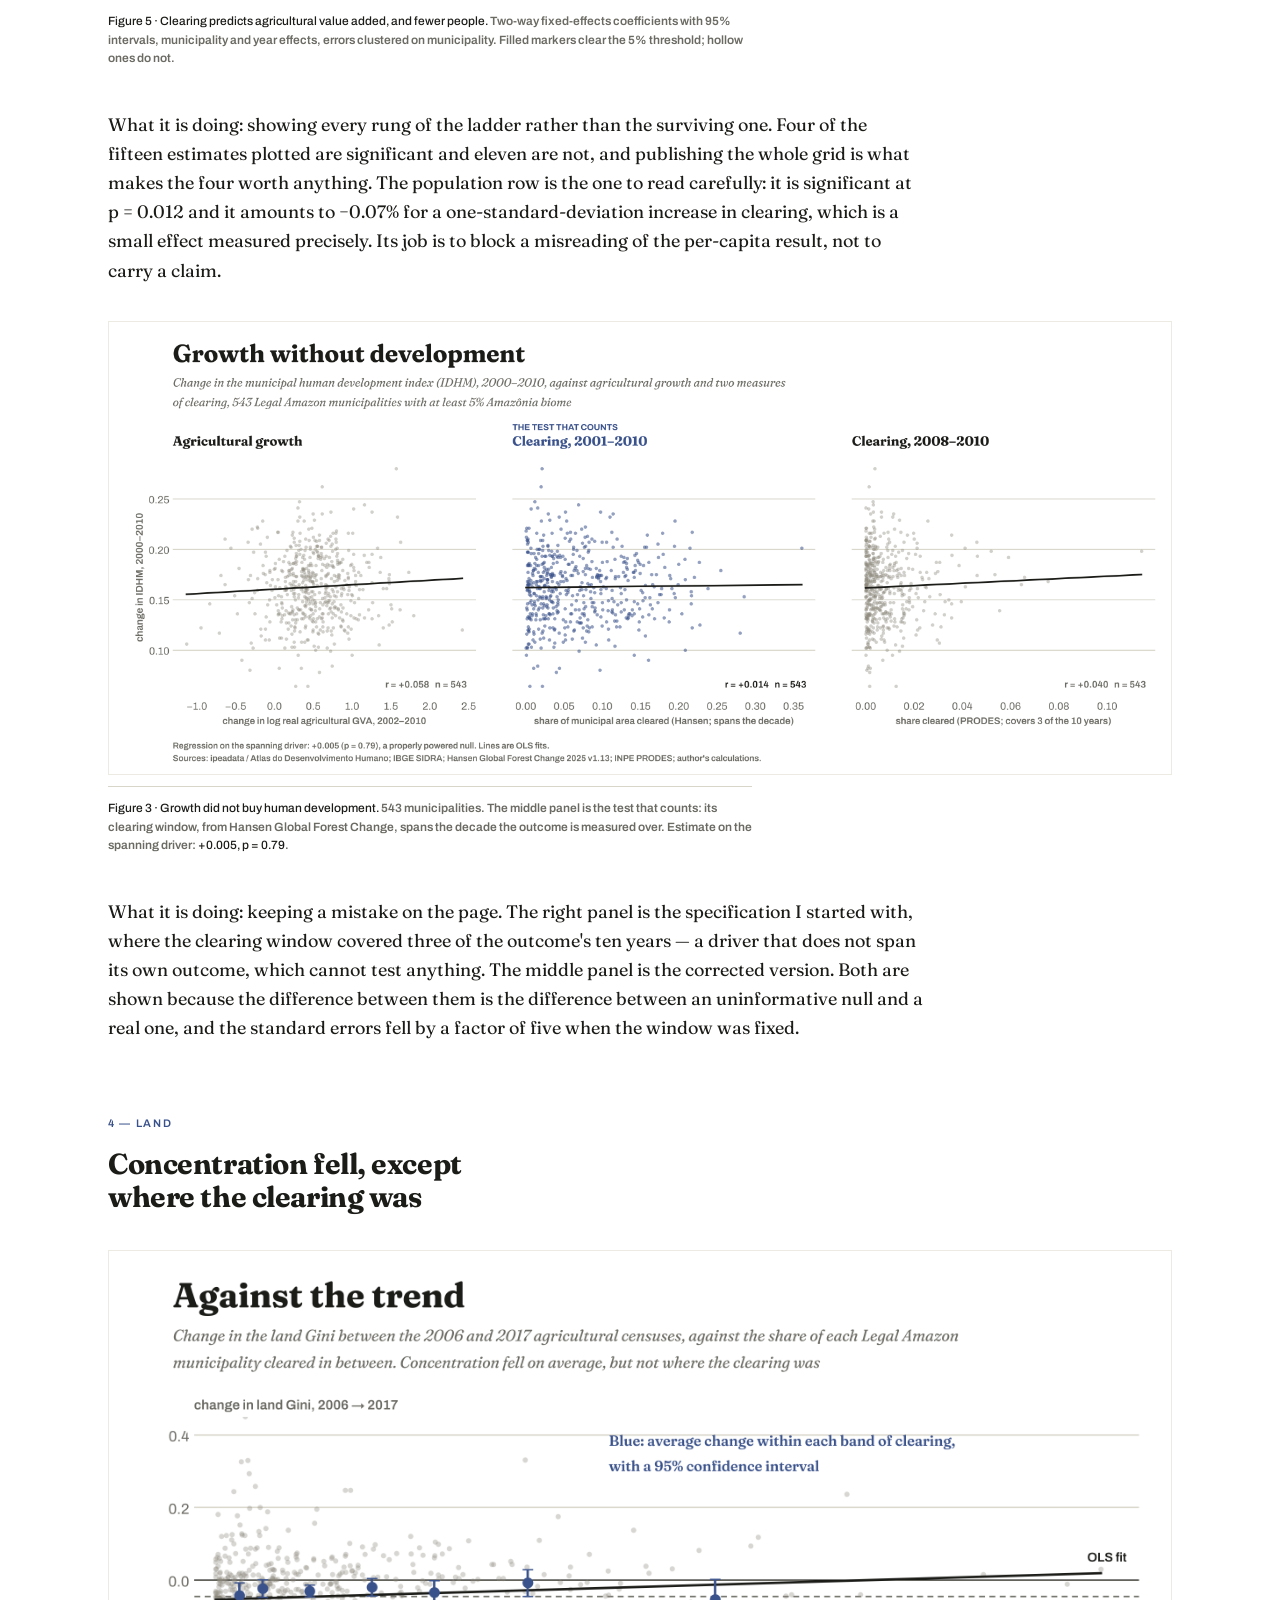
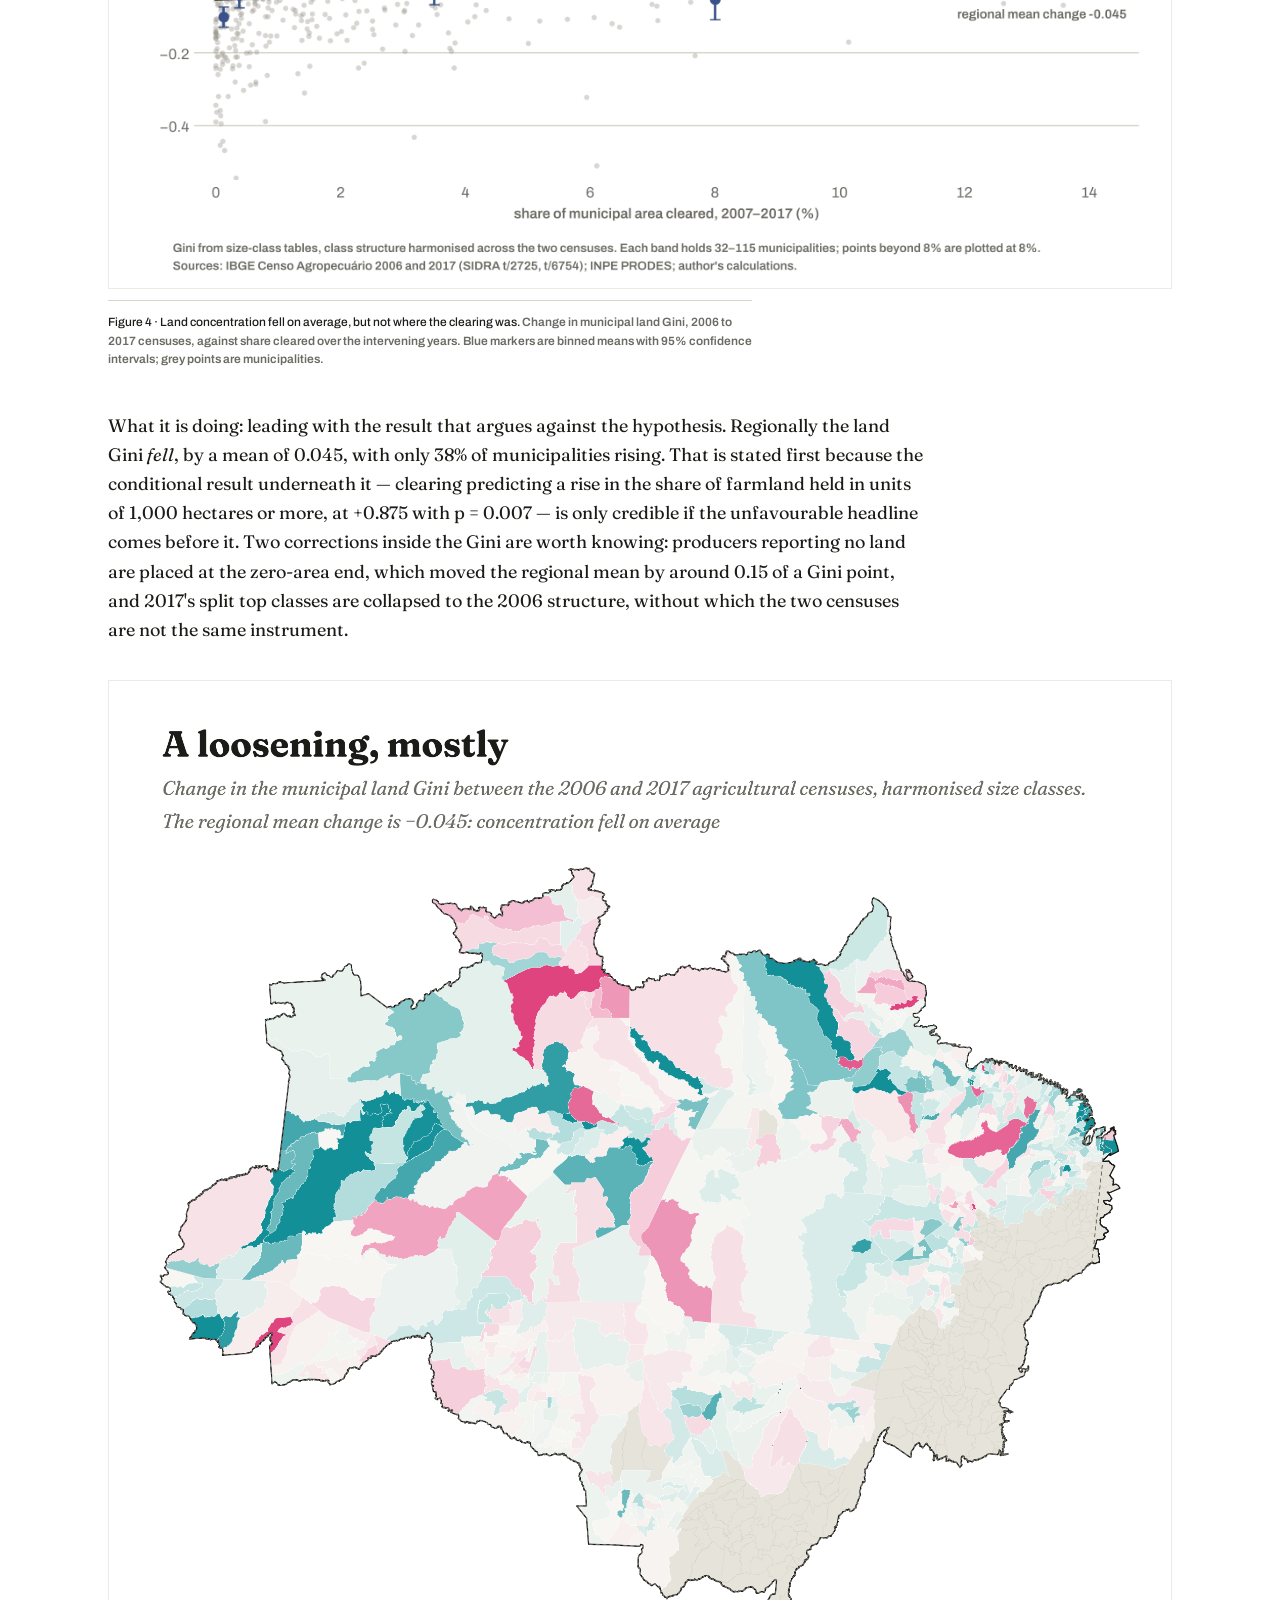
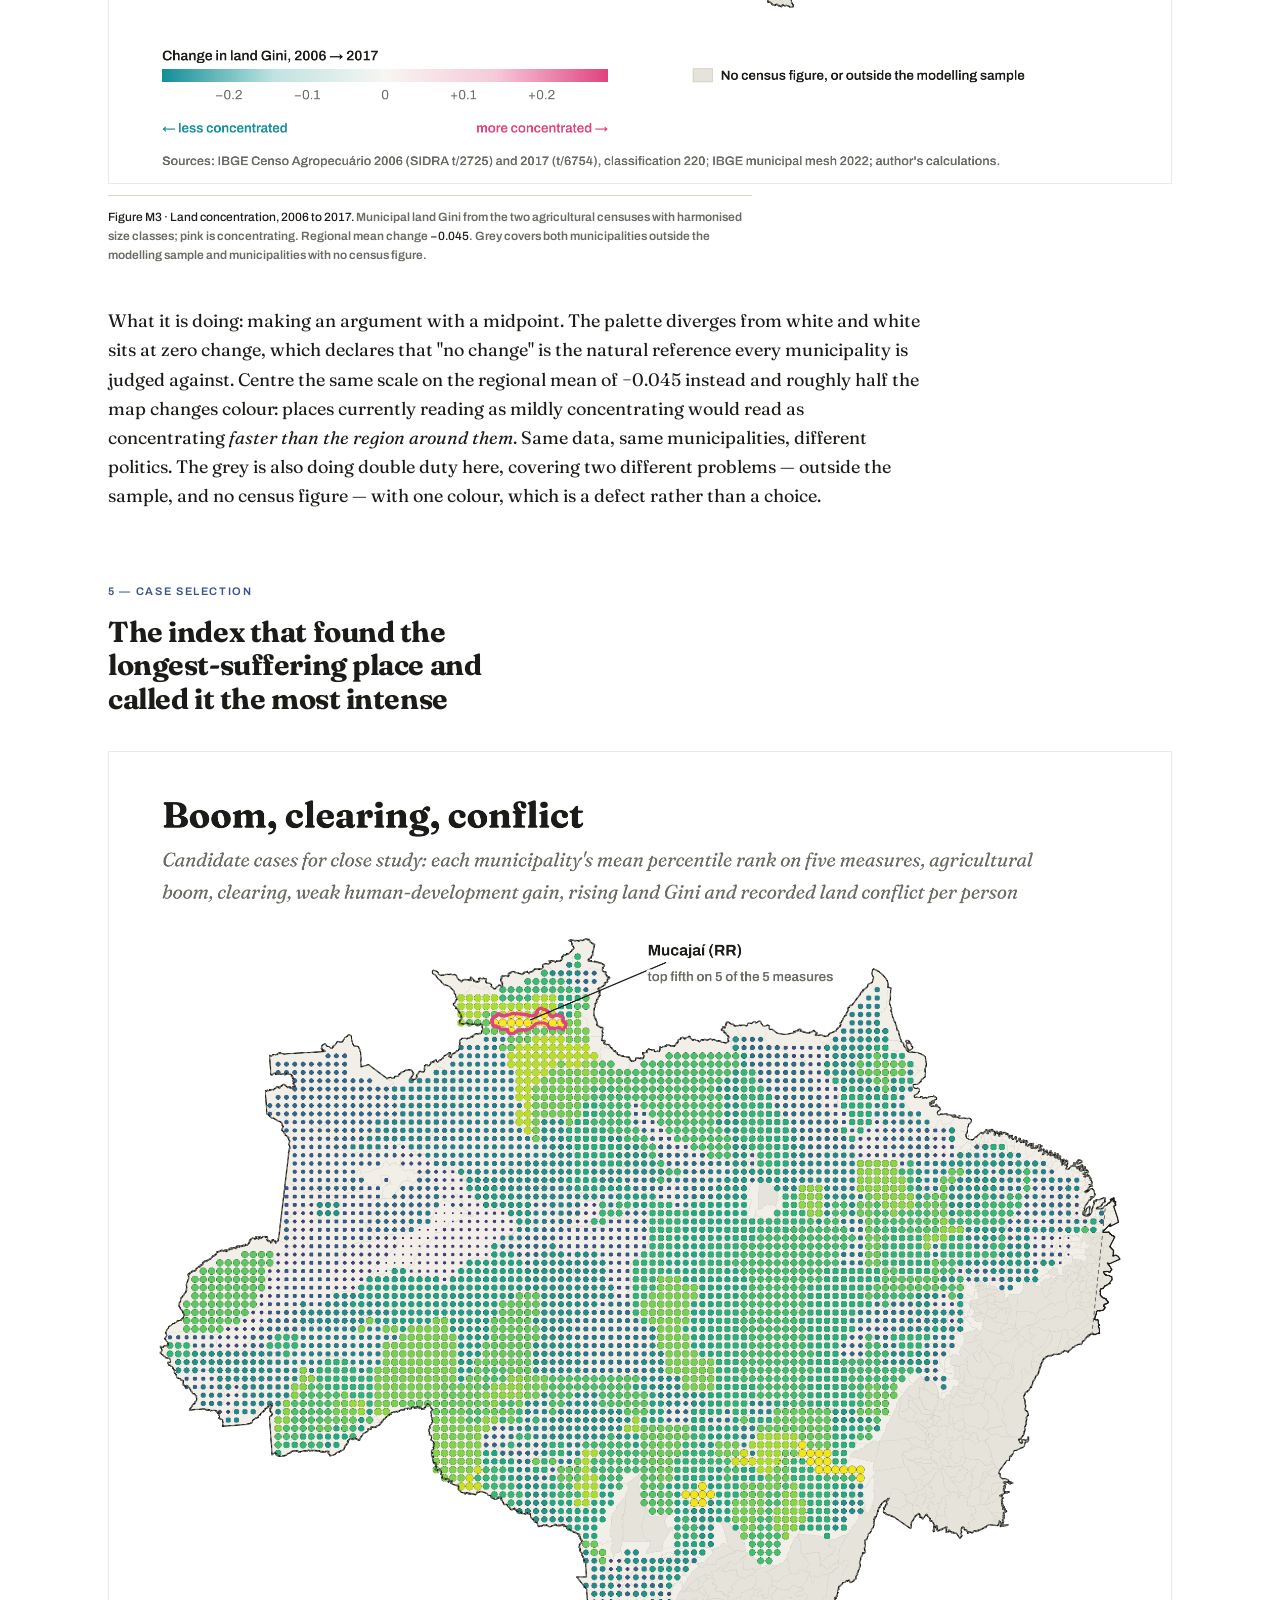
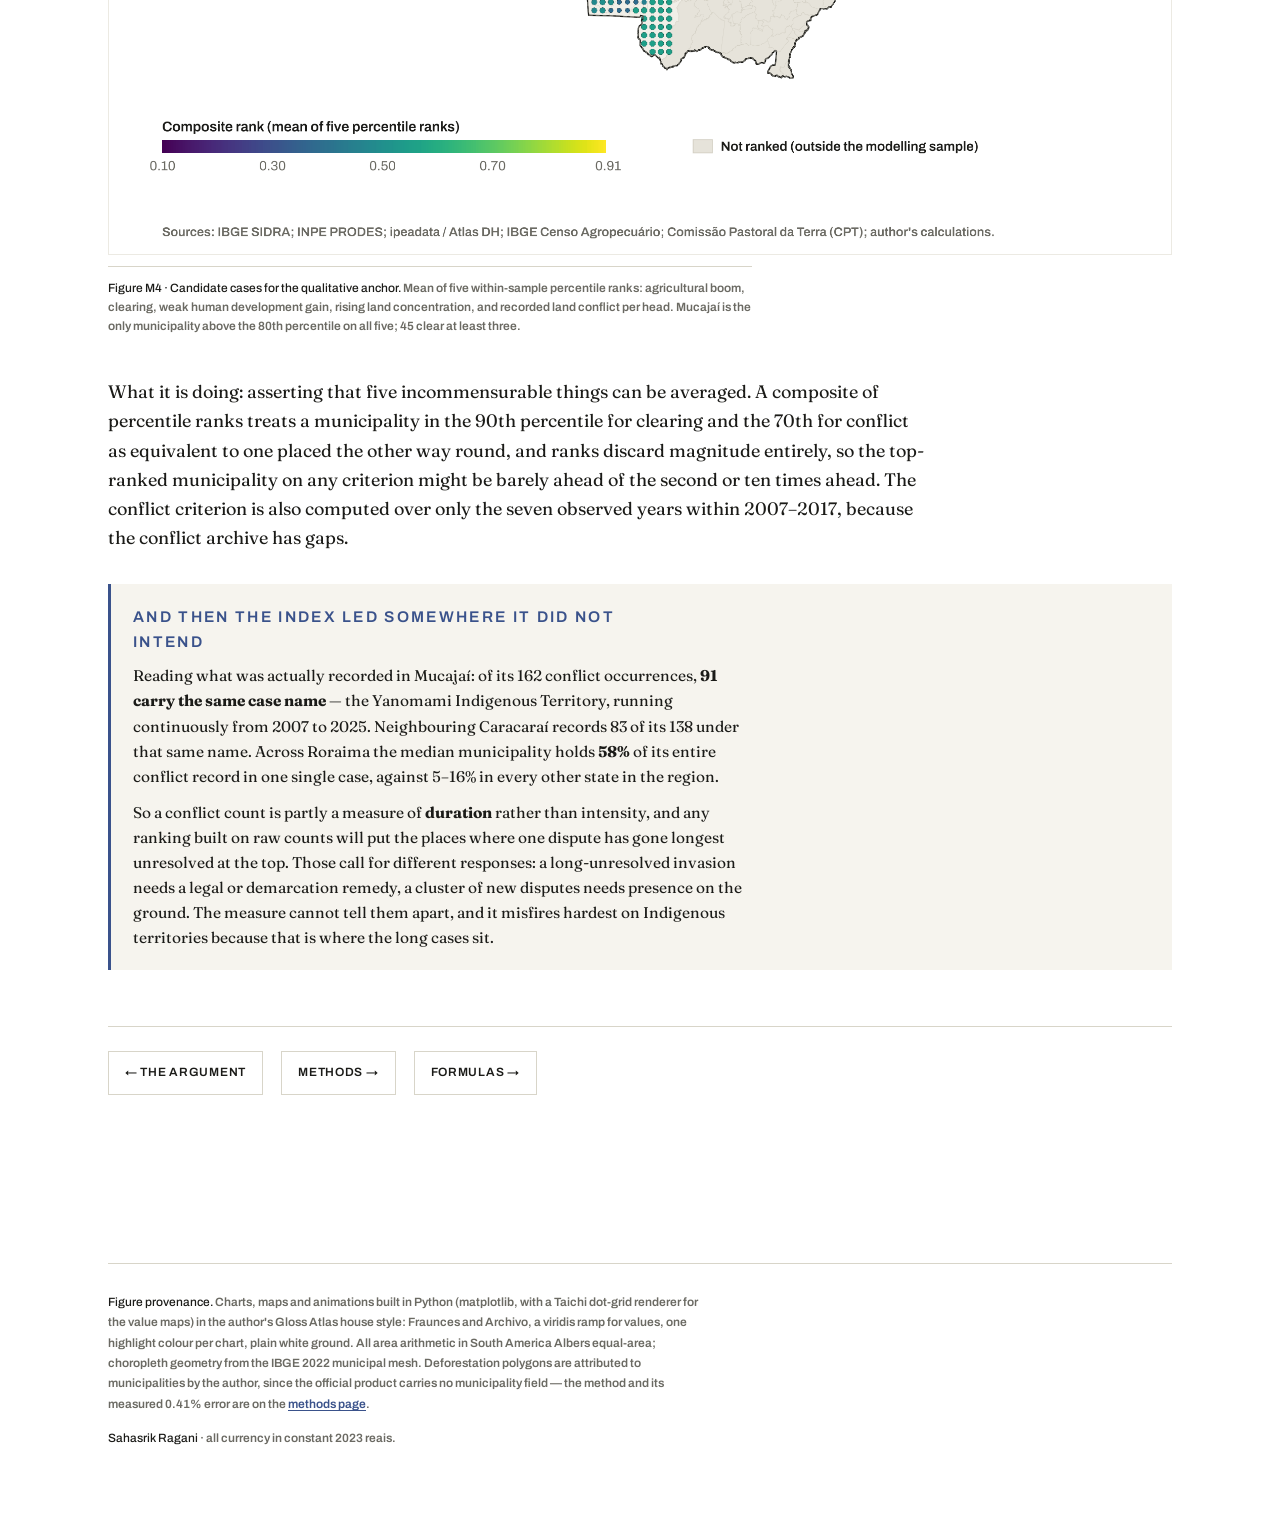
<file: maps.html>
<!doctype html>
<html lang="en">
<head>
<meta charset="utf-8">
<meta name="viewport" content="width=device-width, initial-scale=1">
<title>Maps &amp; charts — Amazon deforestation and growth</title>
<meta name="description" content="All nine figures from the Amazon decoupling panel, each with what it shows and what its construction is doing.">
<link rel="preconnect" href="https://fonts.googleapis.com">
<link rel="preconnect" href="https://fonts.gstatic.com" crossorigin>
<link rel="stylesheet" href="https://fonts.googleapis.com/css2?family=Fraunces:ital,opsz,wght@0,9..144,400;0,9..144,600;0,9..144,700;1,9..144,400;1,9..144,600;1,9..144,700&family=Archivo:wght@400;500;600;700&display=swap">
<link rel="icon" type="image/png" sizes="32x32" href="assets/favicon-32.png">
<link rel="apple-touch-icon" sizes="180x180" href="assets/favicon-180.png">
<link rel="stylesheet" href="assets/style.css">
</head>
<body>

<nav class="nav"><div class="wrap">
  <a class="mark" href="index.html">44°W</a>
  <a class="page" href="index.html">The argument</a>
  <a class="page" href="maps.html" aria-current="page">Maps &amp; charts</a>
  <a class="page" href="methods.html">Methods</a>
  <a class="page" href="formulas.html">Formulas</a>
</div></nav>

<div class="wrap">

<header class="mast">
  <p class="eyebrow">Nine figures</p>
  <h1>Maps and charts
    <span class="sub">What each one shows, and what its construction is quietly deciding</span>
  </h1>
  <p class="byline"><b>Sahasrik Ragani</b> · Gloss Atlas: Fraunces and Archivo, viridis, plain white ground · all area arithmetic in South America Albers equal-area</p>
</header>

<main>

<section>
  <p class="beat">How to read this page</p>
  <h2>Every figure here has a second caption</h2>

  <p>The first caption on each figure says what is plotted. The paragraph underneath says what the figure is <em>doing</em> — which denominator it chose, where it put the midpoint of a colour scale, what it excluded and why. Those choices are not housekeeping. A clipped scale decides which municipalities look extreme; a diverging palette decides where "normal" sits and therefore who is doing something unusual. The only protection a reader has is that somebody wrote down which way the choice went, so that is what this page is for.</p>
</section>

<section>
  <p class="beat">0 — In motion</p>
  <h2>Two animations, because the argument happens over time</h2>

  <figure class="motion">
    <video controls muted playsinline preload="metadata" poster="assets/figures/the_frontier_moves_poster.jpg" aria-label="Animated map of the Legal Amazon, 2001 to 2025, filling in with dots as satellite-detected forest loss accumulates along an arc from Rondônia through Mato Grosso to eastern Pará, with a bar counter of annual loss against the official clear-cut rate.">
      <source src="assets/figures/the_frontier_moves.mp4" type="video/mp4">
    </video>
    <figcaption><b>The frontier moves, 2001–2025.</b> Cumulative tree-cover loss (canopy of 25% or more in 2000) as a share of each ~16 km square, from Hansen Global Forest Change. The counter sets each year's satellite loss against the official PRODES clear-cut rate: 2.9 times over 2008–2025, 6.0 in the 2024 drought. Satellite loss includes fire and degradation, which is the point.</figcaption>
  </figure>

  <p>What it is doing: accumulating, so the map can only fill in. Each frame shows everything lost since 2001, not that year's loss, which makes the frontier's direction readable but hides any regrowth. The dots use a 0.6 gamma so the thin early loss is visible at all, and the colour scale caps at 40% of a square, which flattens the most cleared squares into the same yellow. It uses Hansen rather than PRODES because PRODES carries no annual increments before 2008, and because Hansen counts what the official rate leaves out.</p>

  <figure class="motion">
    <video controls muted playsinline preload="metadata" poster="assets/figures/clearing_then_conflict_poster.jpg" aria-label="Animated map of the Legal Amazon, 2008 to 2025: dots show each municipality's clearing that year and pink rings the land conflicts recorded there; three years with no conflict records are marked as missing.">
      <source src="assets/figures/clearing_then_conflict.mp4" type="video/mp4">
    </video>
    <figcaption><b>Clearing, then conflict, 2008–2025.</b> Dots: each municipality's PRODES clearing that year as a share of its area. Rings: land conflicts the Comissão Pastoral da Terra recorded there that year. 2009, 2010 and 2017 have no parsed CPT report and are shown as missing, not as zero. Associations, not causes.</figcaption>
  </figure>

  <p>What it is doing: showing each year on its own, not accumulating, so the eye compares years rather than watching a total grow. Each ring sits on a representative point inside its municipality, not where the conflict happened. The conflict archive counts what was reported, and 83% of its occurrences were matched to a municipality, so the rings are a lower bound. The three years with no parsed report are shown as gaps because a zero there would be a fabricated calm.</p>
</section>

<section>
  <p class="beat">1 — The region</p>
  <h2>The administrative Amazon against the ecological one</h2>

  <figure>
    <img src="assets/figures/map04_biome_mask.png" alt="Map of the Legal Amazon with each municipality shaded by its share of Amazônia biome: wholly biome, partly, or under five per cent.">
    <figcaption><b>Figure M1 · A third of the Legal Amazon is not Amazon forest.</b> Share of each municipality inside the Amazônia biome, IBGE 250k biome map on the 2022 municipal mesh. 426 municipalities wholly biome, 120 partly, 226 under five per cent.</figcaption>
  </figure>

  <p>What it is doing: defining the sample. The 226 pale municipalities are Cerrado and Pantanal inside a 1953 planning boundary, and the official deforestation product cannot map clearing there at all. Including them with a clearing value of zero would estimate an average over a population containing cases where the outcome is impossible by construction, which attenuates every coefficient in the study. The five per cent biome threshold that produces the 546-municipality modelling sample is therefore a claim about what the object of study is, not a data-cleaning step.</p>

  <figure>
    <img src="assets/figures/map01_clearing_intensity.png" alt="Dot map of the Legal Amazon showing percentage of each municipality cleared 2008 to 2025, dot size and colour on the same scale, with a bright arc from the south-west through northern Mato Grosso to eastern Pará.">
    <figcaption><b>Figure M2 · Where the clearing was, 2008–2025.</b> Annual clear-cut increments summed by municipality as a share of in-boundary area. Grey municipalities lie outside the forest mask: not measured, not zero. Scale clipped at the 98th percentile, 15.5%.</figcaption>
  </figure>

  <p>What it is doing: three decisions, and the third is the uncomfortable one. The denominator is the municipality's area <em>inside</em> the Legal Amazon rather than its whole area, which matters for the twenty Maranhão municipalities the boundary cuts through — using the whole area made Morros, 4.7% inside, look twenty-one times less deforested than it is. The grey is exclusion rather than a low value. And the colour scale is clipped at the 98th percentile, because without the clip two or three extreme municipalities stretch the ramp until the entire arc collapses into one indistinguishable dark band. Clipping buys legibility and pays for it by flattening the extremes into the same yellow as municipalities doing half as much.</p>
</section>

<section>
  <p class="beat">2 — What gets counted as deforestation</p>
  <h2>Two instruments, one agency, different answers</h2>

  <figure>
    <img src="assets/figures/fig01_two_rates.png" alt="Time series of annual disturbed area in the Legal Amazon: a line for the official annual clear-cut increment against paired bars of alert area, clear-cut in grey and degradation in blue.">
    <figcaption><b>Figure 1 · Two measurements of the same forest.</b> The line is the PRODES annual clear-cut increment, aggregated from 835,277 polygons and attributed to municipalities by the author. Bars are DETER alert area by class group. PRODES years run 1 August to 31 July; DETER years are calendar years, so the two are deliberately not aligned.</figcaption>
  </figure>

  <p>What it is doing: refusing to harmonise two series that are not the same measurement. It would be easy to put both on a common calendar and let the reader compare heights, and it would be wrong — one is an annual mapped increment, the other an alert system whose areas are not level-comparable. The misalignment is left visible on purpose.</p>

  <figure>
    <img src="assets/figures/fig02_measurement_gap.png" alt="Bar chart of the share of observed disturbed area falling in degradation, burn scar, mining and disordered-cut classes each year from 2017 to 2025.">
    <figcaption><b>Figure 2 · What the deforestation rate does not count.</b> Degradation-family alert classes as a share of all observed disturbed area, by year. Across 2017–2025: 57,005 km² clear-cut against 172,537 km² in the excluded classes, or <b>75.2%</b>. In 2024 alone, 93%.</figcaption>
  </figure>

  <p>What it is doing: stating an upper bound and saying so. Alerts are not deduplicated across years, so an area disturbed in two successive years is counted twice and the share is inflated by an unknown amount. The definitional boundary is not in doubt even if the exact percentage is — degradation, burn scar and mining are excluded from the official rate by construction, not by accident of measurement.</p>
</section>

<section>
  <p class="beat">3 — Growth and welfare</p>
  <h2>The ladder, and the null that took a 5.8 GB download to earn</h2>

  <figure>
    <img src="assets/figures/fig05_coefficients.png" alt="Coefficient plot with confidence intervals for clearing's effect on agricultural value added, GDP, GDP net of public administration, GDP per capita and population, at zero, one and two year lags.">
    <figcaption><b>Figure 5 · Clearing predicts agricultural value added, and fewer people.</b> Two-way fixed-effects coefficients with 95% intervals, municipality and year effects, errors clustered on municipality. Filled markers clear the 5% threshold; hollow ones do not.</figcaption>
  </figure>

  <p>What it is doing: showing every rung of the ladder rather than the surviving one. Four of the fifteen estimates plotted are significant and eleven are not, and publishing the whole grid is what makes the four worth anything. The population row is the one to read carefully: it is significant at p = 0.012 and it amounts to −0.07% for a one-standard-deviation increase in clearing, which is a small effect measured precisely. Its job is to block a misreading of the per-capita result, not to carry a claim.</p>

  <figure>
    <img src="assets/figures/fig03_decoupling.png" alt="Three scatter plots of the change in municipal human development index 2000 to 2010 against agricultural growth, against share cleared 2001 to 2010, and against share cleared 2008 to 2010. All three are flat.">
    <figcaption><b>Figure 3 · Growth did not buy human development.</b> 543 municipalities. The middle panel is the test that counts: its clearing window, from Hansen Global Forest Change, spans the decade the outcome is measured over. Estimate on the spanning driver: <b>+0.005, p = 0.79</b>.</figcaption>
  </figure>

  <p>What it is doing: keeping a mistake on the page. The right panel is the specification I started with, where the clearing window covered three of the outcome's ten years — a driver that does not span its own outcome, which cannot test anything. The middle panel is the corrected version. Both are shown because the difference between them is the difference between an uninformative null and a real one, and the standard errors fell by a factor of five when the window was fixed.</p>
</section>

<section>
  <p class="beat">4 — Land</p>
  <h2>Concentration fell, except where the clearing was</h2>

  <figure>
    <img src="assets/figures/fig04_land_concentration.png" alt="Scatter of the change in municipal land Gini between the 2006 and 2017 agricultural censuses against the share of municipal area cleared over the same window, with the average change in each band of clearing and its 95% confidence interval.">
    <figcaption><b>Figure 4 · Land concentration fell on average, but not where the clearing was.</b> Change in municipal land Gini, 2006 to 2017 censuses, against share cleared over the intervening years. Blue markers are binned means with 95% confidence intervals; grey points are municipalities.</figcaption>
  </figure>

  <p>What it is doing: leading with the result that argues against the hypothesis. Regionally the land Gini <em>fell</em>, by a mean of 0.045, with only 38% of municipalities rising. That is stated first because the conditional result underneath it — clearing predicting a rise in the share of farmland held in units of 1,000 hectares or more, at +0.875 with p = 0.007 — is only credible if the unfavourable headline comes before it. Two corrections inside the Gini are worth knowing: producers reporting no land are placed at the zero-area end, which moved the regional mean by around 0.15 of a Gini point, and 2017's split top classes are collapsed to the 2006 structure, without which the two censuses are not the same instrument.</p>

  <figure>
    <img src="assets/figures/map02_land_gini_change.png" alt="Diverging choropleth of the change in municipal land concentration between 2006 and 2017, pink for concentrating and teal for dispersing.">
    <figcaption><b>Figure M3 · Land concentration, 2006 to 2017.</b> Municipal land Gini from the two agricultural censuses with harmonised size classes; pink is concentrating. Regional mean change <b>−0.045</b>. Grey covers both municipalities outside the modelling sample and municipalities with no census figure.</figcaption>
  </figure>

  <p>What it is doing: making an argument with a midpoint. The palette diverges from white and white sits at zero change, which declares that "no change" is the natural reference every municipality is judged against. Centre the same scale on the regional mean of −0.045 instead and roughly half the map changes colour: places currently reading as mildly concentrating would read as concentrating <em>faster than the region around them</em>. Same data, same municipalities, different politics. The grey is also doing double duty here, covering two different problems — outside the sample, and no census figure — with one colour, which is a defect rather than a choice.</p>
</section>

<section>
  <p class="beat">5 — Case selection</p>
  <h2>The index that found the longest-suffering place and called it the most intense</h2>

  <figure>
    <img src="assets/figures/map03_anchor_shortlist.png" alt="Map of the Legal Amazon shaded by a composite percentile rank across five criteria, with Mucajaí in Roraima outlined and labelled.">
    <figcaption><b>Figure M4 · Candidate cases for the qualitative anchor.</b> Mean of five within-sample percentile ranks: agricultural boom, clearing, weak human development gain, rising land concentration, and recorded land conflict per head. Mucajaí is the only municipality above the 80th percentile on all five; 45 clear at least three.</figcaption>
  </figure>

  <p>What it is doing: asserting that five incommensurable things can be averaged. A composite of percentile ranks treats a municipality in the 90th percentile for clearing and the 70th for conflict as equivalent to one placed the other way round, and ranks discard magnitude entirely, so the top-ranked municipality on any criterion might be barely ahead of the second or ten times ahead. The conflict criterion is also computed over only the seven observed years within 2007–2017, because the conflict archive has gaps.</p>

  <div class="note">
    <p class="beat">And then the index led somewhere it did not intend</p>
    <p>Reading what was actually recorded in Mucajaí: of its 162 conflict occurrences, <b>91 carry the same case name</b> — the Yanomami Indigenous Territory, running continuously from 2007 to 2025. Neighbouring Caracaraí records 83 of its 138 under that same name. Across Roraima the median municipality holds <b>58%</b> of its entire conflict record in one single case, against 5–16% in every other state in the region.</p>
    <p>So a conflict count is partly a measure of <b>duration</b> rather than intensity, and any ranking built on raw counts will put the places where one dispute has gone longest unresolved at the top. Those call for different responses: a long-unresolved invasion needs a legal or demarcation remedy, a cluster of new disputes needs presence on the ground. The measure cannot tell them apart, and it misfires hardest on Indigenous territories because that is where the long cases sit.</p>
  </div>
</section>

<div class="pager">
  <a href="index.html">← The argument</a>
  <a href="methods.html">Methods →</a>
  <a href="formulas.html">Formulas →</a>
</div>

</main>

<footer>
  <p><b>Figure provenance.</b> Charts, maps and animations built in Python (matplotlib, with a Taichi dot-grid renderer for the value maps) in the author's Gloss Atlas house style: Fraunces and Archivo, a viridis ramp for values, one highlight colour per chart, plain white ground. All area arithmetic in South America Albers equal-area; choropleth geometry from the IBGE 2022 municipal mesh. Deforestation polygons are attributed to municipalities by the author, since the official product carries no municipality field — the method and its measured 0.41% error are on the <a href="methods.html">methods page</a>.</p>
  <p><b>Sahasrik Ragani</b> · all currency in constant 2023 reais.</p>
</footer>

</div>
</body>
</html>
</file>
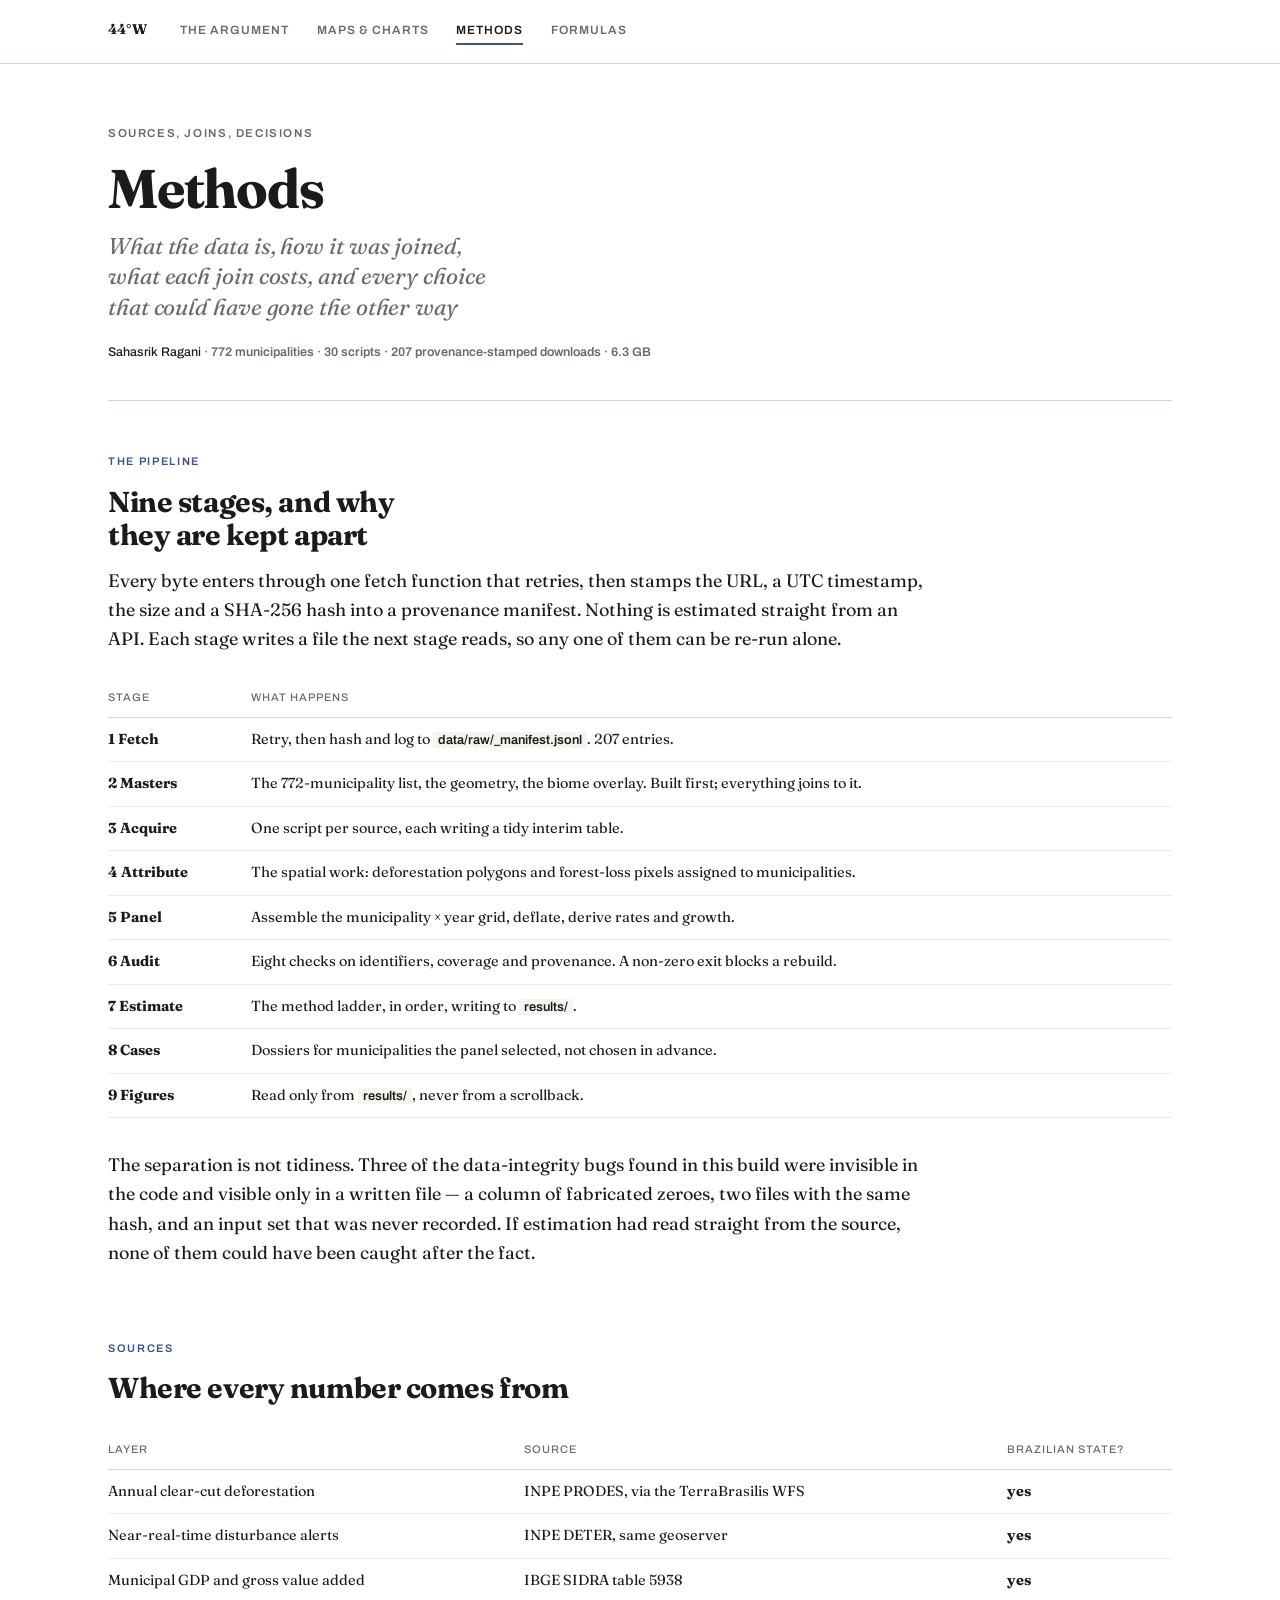
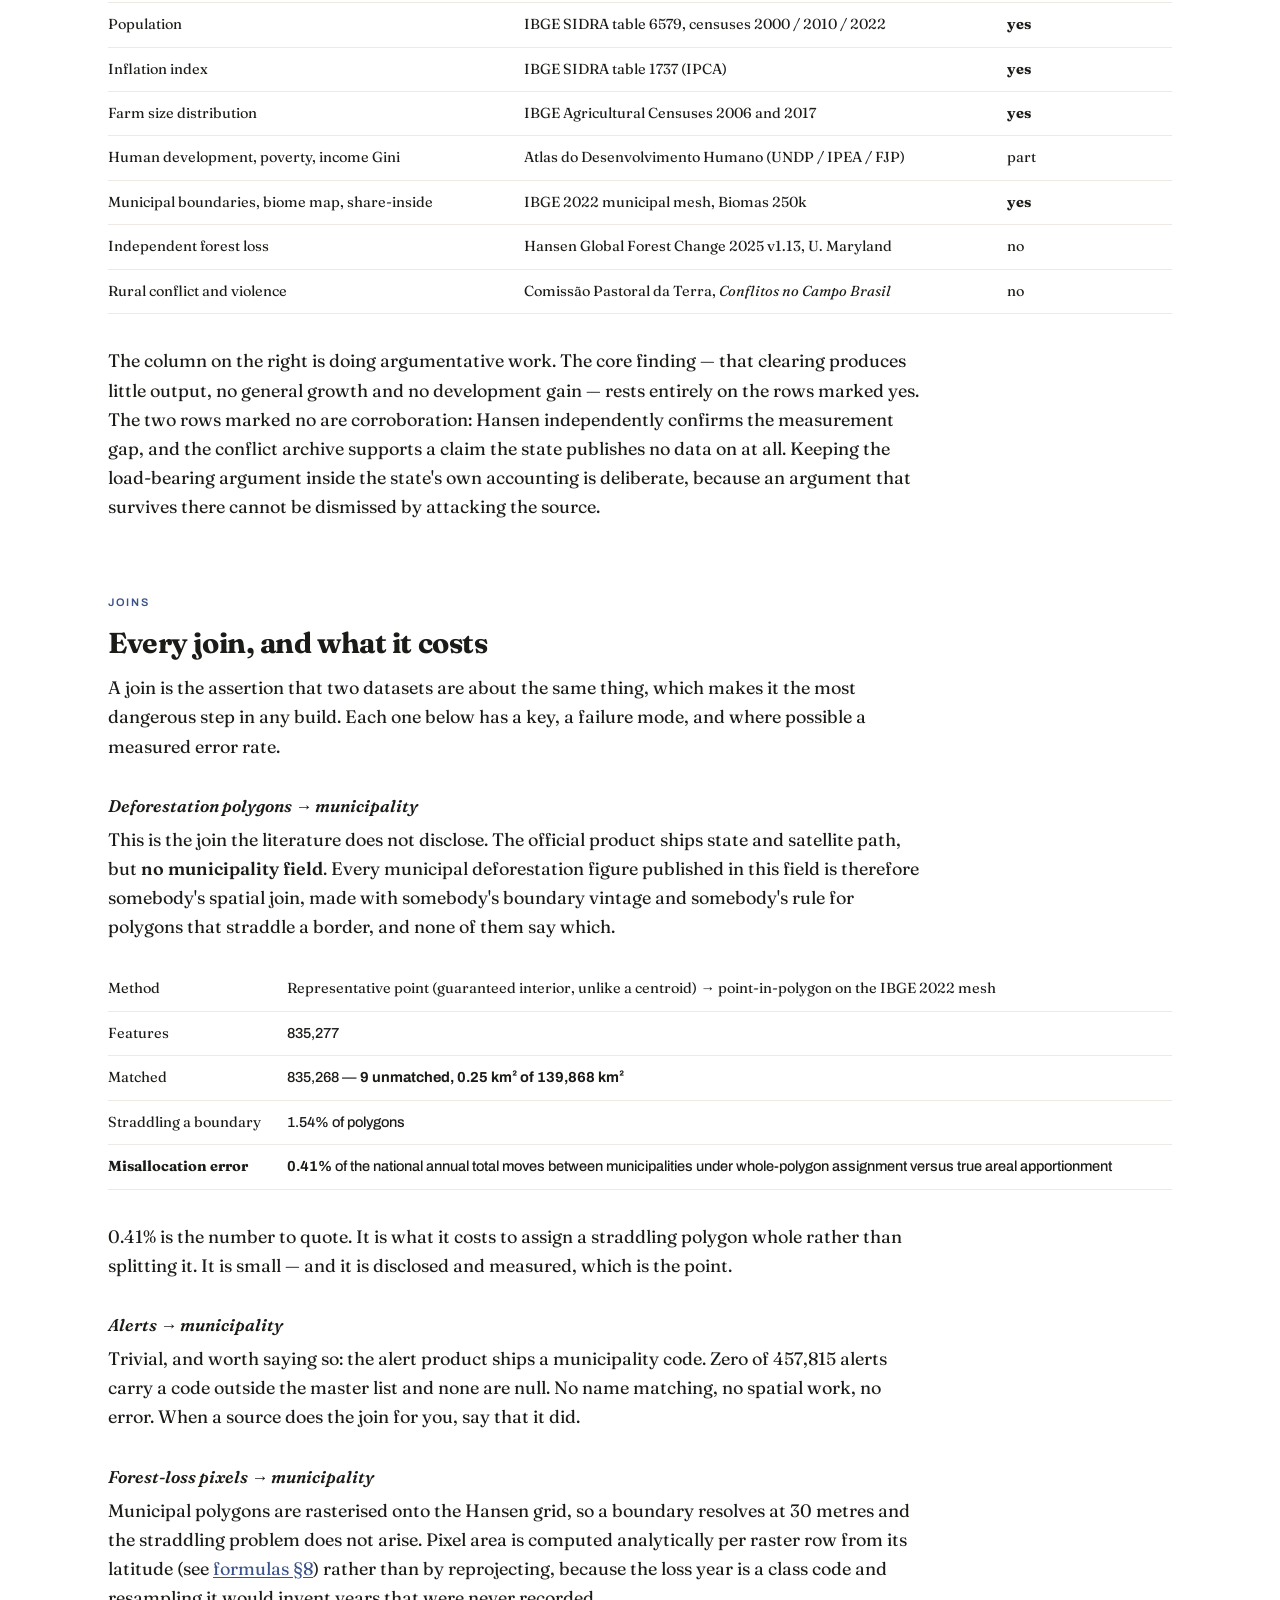
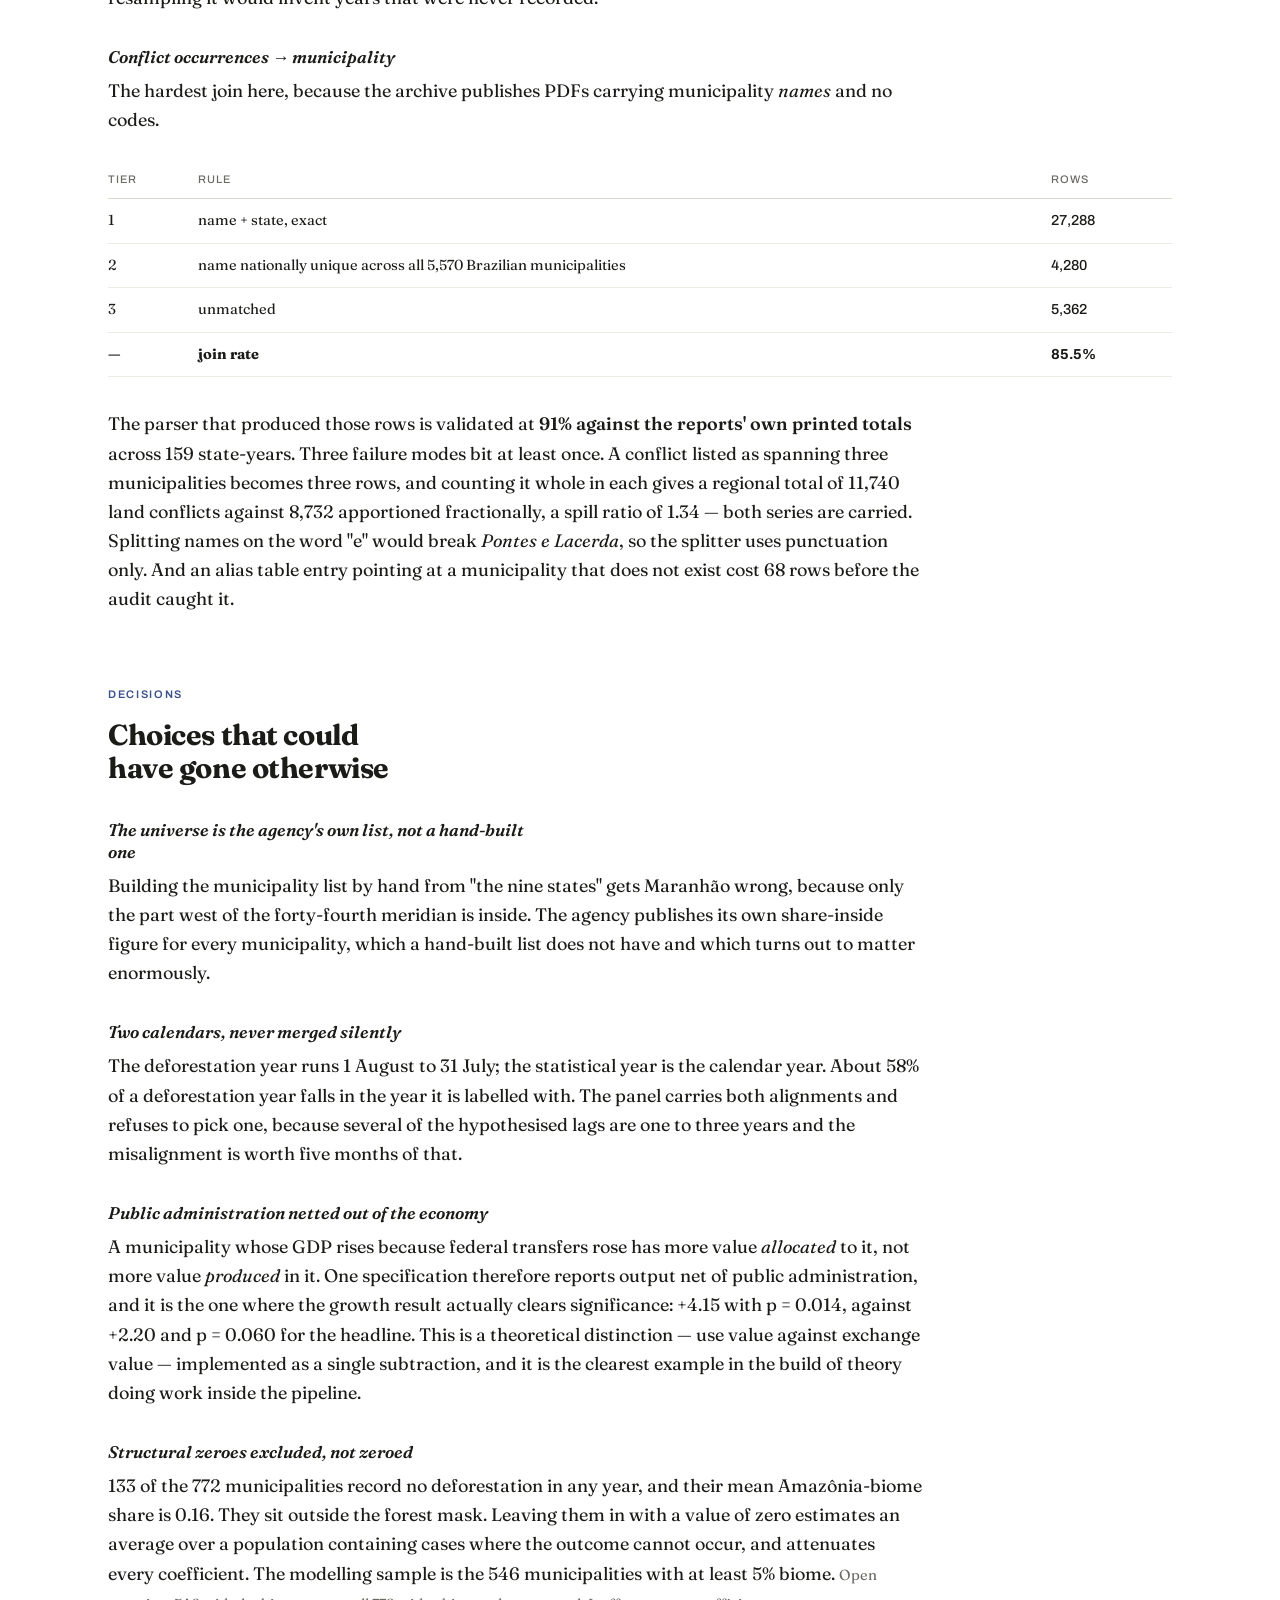
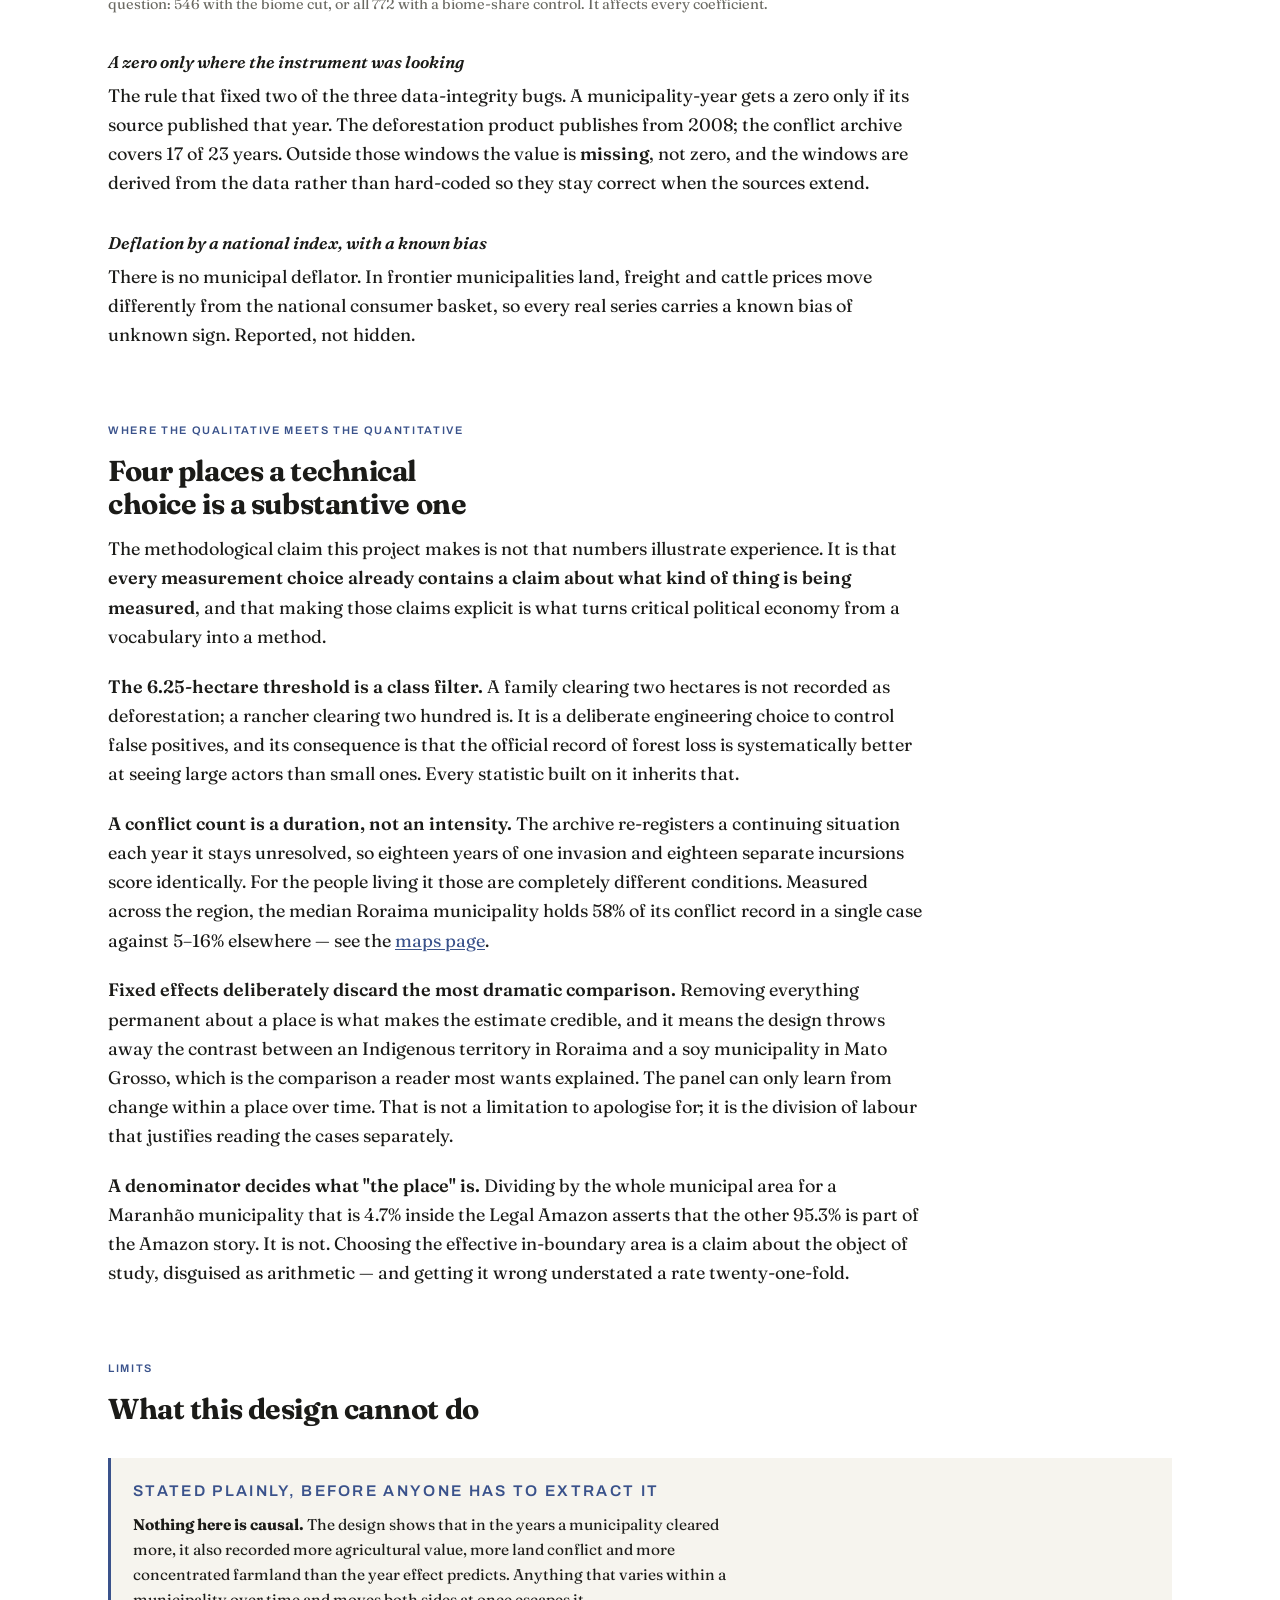
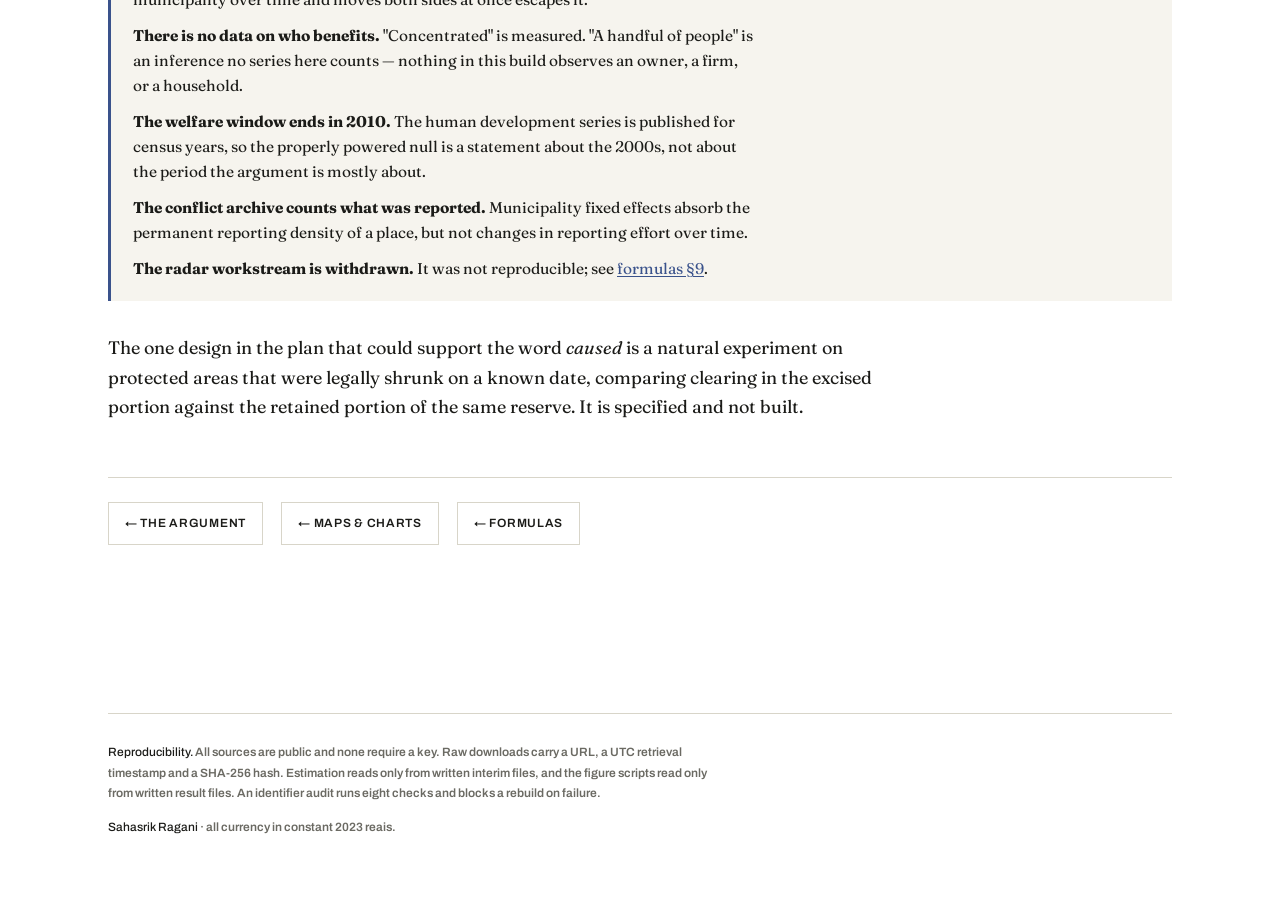
<file: methods.html>
<!doctype html>
<html lang="en">
<head>
<meta charset="utf-8">
<meta name="viewport" content="width=device-width, initial-scale=1">
<title>Methods — Amazon deforestation and growth</title>
<meta name="description" content="Every data source, every join with its measured error rate, and every decision that could have gone otherwise in the Amazon decoupling panel.">
<link rel="preconnect" href="https://fonts.googleapis.com">
<link rel="preconnect" href="https://fonts.gstatic.com" crossorigin>
<link rel="stylesheet" href="https://fonts.googleapis.com/css2?family=Fraunces:ital,opsz,wght@0,9..144,400;0,9..144,600;0,9..144,700;1,9..144,400;1,9..144,600;1,9..144,700&family=Archivo:wght@400;500;600;700&display=swap">
<link rel="icon" type="image/png" sizes="32x32" href="assets/favicon-32.png">
<link rel="apple-touch-icon" sizes="180x180" href="assets/favicon-180.png">
<link rel="stylesheet" href="assets/style.css">
</head>
<body>

<nav class="nav"><div class="wrap">
  <a class="mark" href="index.html">44°W</a>
  <a class="page" href="index.html">The argument</a>
  <a class="page" href="maps.html">Maps &amp; charts</a>
  <a class="page" href="methods.html" aria-current="page">Methods</a>
  <a class="page" href="formulas.html">Formulas</a>
</div></nav>

<div class="wrap">

<header class="mast">
  <p class="eyebrow">Sources, joins, decisions</p>
  <h1>Methods
    <span class="sub">What the data is, how it was joined, what each join costs, and every choice that could have gone the other way</span>
  </h1>
  <p class="byline"><b>Sahasrik Ragani</b> · 772 municipalities · 30 scripts · 207 provenance-stamped downloads · 6.3 GB</p>
</header>

<main>

<section>
  <p class="beat">The pipeline</p>
  <h2>Nine stages, and why they are kept apart</h2>

  <p>Every byte enters through one fetch function that retries, then stamps the URL, a UTC timestamp, the size and a SHA-256 hash into a provenance manifest. Nothing is estimated straight from an API. Each stage writes a file the next stage reads, so any one of them can be re-run alone.</p>

  <div class="tablewrap">
  <table>
    <thead><tr><th>Stage</th><th>What happens</th></tr></thead>
    <tbody>
      <tr><td><b>1 Fetch</b></td><td>Retry, then hash and log to <code>data/raw/_manifest.jsonl</code>. 207 entries.</td></tr>
      <tr><td><b>2 Masters</b></td><td>The 772-municipality list, the geometry, the biome overlay. Built first; everything joins to it.</td></tr>
      <tr><td><b>3 Acquire</b></td><td>One script per source, each writing a tidy interim table.</td></tr>
      <tr><td><b>4 Attribute</b></td><td>The spatial work: deforestation polygons and forest-loss pixels assigned to municipalities.</td></tr>
      <tr><td><b>5 Panel</b></td><td>Assemble the municipality × year grid, deflate, derive rates and growth.</td></tr>
      <tr><td><b>6 Audit</b></td><td>Eight checks on identifiers, coverage and provenance. A non-zero exit blocks a rebuild.</td></tr>
      <tr><td><b>7 Estimate</b></td><td>The method ladder, in order, writing to <code>results/</code>.</td></tr>
      <tr><td><b>8 Cases</b></td><td>Dossiers for municipalities the panel selected, not chosen in advance.</td></tr>
      <tr><td><b>9 Figures</b></td><td>Read only from <code>results/</code>, never from a scrollback.</td></tr>
    </tbody>
  </table>
  </div>

  <p>The separation is not tidiness. Three of the data-integrity bugs found in this build were invisible in the code and visible only in a written file — a column of fabricated zeroes, two files with the same hash, and an input set that was never recorded. If estimation had read straight from the source, none of them could have been caught after the fact.</p>
</section>

<section>
  <p class="beat">Sources</p>
  <h2>Where every number comes from</h2>

  <div class="tablewrap">
  <table>
    <thead><tr><th>Layer</th><th>Source</th><th>Brazilian state?</th></tr></thead>
    <tbody>
      <tr><td>Annual clear-cut deforestation</td><td>INPE PRODES, via the TerraBrasilis WFS</td><td><b>yes</b></td></tr>
      <tr><td>Near-real-time disturbance alerts</td><td>INPE DETER, same geoserver</td><td><b>yes</b></td></tr>
      <tr><td>Municipal GDP and gross value added</td><td>IBGE SIDRA table 5938</td><td><b>yes</b></td></tr>
      <tr><td>Population</td><td>IBGE SIDRA table 6579, censuses 2000 / 2010 / 2022</td><td><b>yes</b></td></tr>
      <tr><td>Inflation index</td><td>IBGE SIDRA table 1737 (IPCA)</td><td><b>yes</b></td></tr>
      <tr><td>Farm size distribution</td><td>IBGE Agricultural Censuses 2006 and 2017</td><td><b>yes</b></td></tr>
      <tr><td>Human development, poverty, income Gini</td><td>Atlas do Desenvolvimento Humano (UNDP / IPEA / FJP)</td><td>part</td></tr>
      <tr><td>Municipal boundaries, biome map, share-inside</td><td>IBGE 2022 municipal mesh, Biomas 250k</td><td><b>yes</b></td></tr>
      <tr><td>Independent forest loss</td><td>Hansen Global Forest Change 2025 v1.13, U. Maryland</td><td>no</td></tr>
      <tr><td>Rural conflict and violence</td><td>Comissão Pastoral da Terra, <i>Conflitos no Campo Brasil</i></td><td>no</td></tr>
    </tbody>
  </table>
  </div>

  <p>The column on the right is doing argumentative work. The core finding — that clearing produces little output, no general growth and no development gain — rests entirely on the rows marked yes. The two rows marked no are corroboration: Hansen independently confirms the measurement gap, and the conflict archive supports a claim the state publishes no data on at all. Keeping the load-bearing argument inside the state's own accounting is deliberate, because an argument that survives there cannot be dismissed by attacking the source.</p>
</section>

<section>
  <p class="beat">Joins</p>
  <h2>Every join, and what it costs</h2>

  <p>A join is the assertion that two datasets are about the same thing, which makes it the most dangerous step in any build. Each one below has a key, a failure mode, and where possible a measured error rate.</p>

  <h3>Deforestation polygons → municipality</h3>

  <p>This is the join the literature does not disclose. The official product ships state and satellite path, but <strong>no municipality field</strong>. Every municipal deforestation figure published in this field is therefore somebody's spatial join, made with somebody's boundary vintage and somebody's rule for polygons that straddle a border, and none of them say which.</p>

  <div class="tablewrap">
  <table>
    <tbody>
      <tr><td>Method</td><td>Representative point (guaranteed interior, unlike a centroid) → point-in-polygon on the IBGE 2022 mesh</td></tr>
      <tr><td>Features</td><td class="num">835,277</td></tr>
      <tr><td>Matched</td><td class="num">835,268 — <b>9 unmatched, 0.25 km² of 139,868 km²</b></td></tr>
      <tr><td>Straddling a boundary</td><td class="num">1.54% of polygons</td></tr>
      <tr><td><b>Misallocation error</b></td><td class="num"><b>0.41%</b> of the national annual total moves between municipalities under whole-polygon assignment versus true areal apportionment</td></tr>
    </tbody>
  </table>
  </div>

  <p>0.41% is the number to quote. It is what it costs to assign a straddling polygon whole rather than splitting it. It is small — and it is disclosed and measured, which is the point.</p>

  <h3>Alerts → municipality</h3>
  <p>Trivial, and worth saying so: the alert product ships a municipality code. Zero of 457,815 alerts carry a code outside the master list and none are null. No name matching, no spatial work, no error. When a source does the join for you, say that it did.</p>

  <h3>Forest-loss pixels → municipality</h3>
  <p>Municipal polygons are rasterised onto the Hansen grid, so a boundary resolves at 30 metres and the straddling problem does not arise. Pixel area is computed analytically per raster row from its latitude (see <a href="formulas.html">formulas §8</a>) rather than by reprojecting, because the loss year is a class code and resampling it would invent years that were never recorded.</p>

  <h3>Conflict occurrences → municipality</h3>
  <p>The hardest join here, because the archive publishes PDFs carrying municipality <em>names</em> and no codes.</p>

  <div class="tablewrap">
  <table>
    <thead><tr><th>Tier</th><th>Rule</th><th>Rows</th></tr></thead>
    <tbody>
      <tr><td>1</td><td>name + state, exact</td><td class="num">27,288</td></tr>
      <tr><td>2</td><td>name nationally unique across all 5,570 Brazilian municipalities</td><td class="num">4,280</td></tr>
      <tr><td>3</td><td>unmatched</td><td class="num">5,362</td></tr>
      <tr><td><b>—</b></td><td><b>join rate</b></td><td class="num"><b>85.5%</b></td></tr>
    </tbody>
  </table>
  </div>

  <p>The parser that produced those rows is validated at <strong>91% against the reports' own printed totals</strong> across 159 state-years. Three failure modes bit at least once. A conflict listed as spanning three municipalities becomes three rows, and counting it whole in each gives a regional total of 11,740 land conflicts against 8,732 apportioned fractionally, a spill ratio of 1.34 — both series are carried. Splitting names on the word "e" would break <i>Pontes e Lacerda</i>, so the splitter uses punctuation only. And an alias table entry pointing at a municipality that does not exist cost 68 rows before the audit caught it.</p>
</section>

<section>
  <p class="beat">Decisions</p>
  <h2>Choices that could have gone otherwise</h2>

  <h3>The universe is the agency's own list, not a hand-built one</h3>
  <p>Building the municipality list by hand from "the nine states" gets Maranhão wrong, because only the part west of the forty-fourth meridian is inside. The agency publishes its own share-inside figure for every municipality, which a hand-built list does not have and which turns out to matter enormously.</p>

  <h3>Two calendars, never merged silently</h3>
  <p>The deforestation year runs 1 August to 31 July; the statistical year is the calendar year. About 58% of a deforestation year falls in the year it is labelled with. The panel carries both alignments and refuses to pick one, because several of the hypothesised lags are one to three years and the misalignment is worth five months of that.</p>

  <h3>Public administration netted out of the economy</h3>
  <p>A municipality whose GDP rises because federal transfers rose has more value <em>allocated</em> to it, not more value <em>produced</em> in it. One specification therefore reports output net of public administration, and it is the one where the growth result actually clears significance: +4.15 with p = 0.014, against +2.20 and p = 0.060 for the headline. This is a theoretical distinction — use value against exchange value — implemented as a single subtraction, and it is the clearest example in the build of theory doing work inside the pipeline.</p>

  <h3>Structural zeroes excluded, not zeroed</h3>
  <p>133 of the 772 municipalities record no deforestation in any year, and their mean Amazônia-biome share is 0.16. They sit outside the forest mask. Leaving them in with a value of zero estimates an average over a population containing cases where the outcome cannot occur, and attenuates every coefficient. The modelling sample is the 546 municipalities with at least 5% biome. <span class="where" style="display:inline">Open question: 546 with the biome cut, or all 772 with a biome-share control. It affects every coefficient.</span></p>

  <h3>A zero only where the instrument was looking</h3>
  <p>The rule that fixed two of the three data-integrity bugs. A municipality-year gets a zero only if its source published that year. The deforestation product publishes from 2008; the conflict archive covers 17 of 23 years. Outside those windows the value is <strong>missing</strong>, not zero, and the windows are derived from the data rather than hard-coded so they stay correct when the sources extend.</p>

  <h3>Deflation by a national index, with a known bias</h3>
  <p>There is no municipal deflator. In frontier municipalities land, freight and cattle prices move differently from the national consumer basket, so every real series carries a known bias of unknown sign. Reported, not hidden.</p>
</section>

<section>
  <p class="beat">Where the qualitative meets the quantitative</p>
  <h2>Four places a technical choice is a substantive one</h2>

  <p>The methodological claim this project makes is not that numbers illustrate experience. It is that <strong>every measurement choice already contains a claim about what kind of thing is being measured</strong>, and that making those claims explicit is what turns critical political economy from a vocabulary into a method.</p>

  <p><strong>The 6.25-hectare threshold is a class filter.</strong> A family clearing two hectares is not recorded as deforestation; a rancher clearing two hundred is. It is a deliberate engineering choice to control false positives, and its consequence is that the official record of forest loss is systematically better at seeing large actors than small ones. Every statistic built on it inherits that.</p>

  <p><strong>A conflict count is a duration, not an intensity.</strong> The archive re-registers a continuing situation each year it stays unresolved, so eighteen years of one invasion and eighteen separate incursions score identically. For the people living it those are completely different conditions. Measured across the region, the median Roraima municipality holds 58% of its conflict record in a single case against 5–16% elsewhere — see the <a href="maps.html">maps page</a>.</p>

  <p><strong>Fixed effects deliberately discard the most dramatic comparison.</strong> Removing everything permanent about a place is what makes the estimate credible, and it means the design throws away the contrast between an Indigenous territory in Roraima and a soy municipality in Mato Grosso, which is the comparison a reader most wants explained. The panel can only learn from change within a place over time. That is not a limitation to apologise for; it is the division of labour that justifies reading the cases separately.</p>

  <p><strong>A denominator decides what "the place" is.</strong> Dividing by the whole municipal area for a Maranhão municipality that is 4.7% inside the Legal Amazon asserts that the other 95.3% is part of the Amazon story. It is not. Choosing the effective in-boundary area is a claim about the object of study, disguised as arithmetic — and getting it wrong understated a rate twenty-one-fold.</p>
</section>

<section>
  <p class="beat">Limits</p>
  <h2>What this design cannot do</h2>

  <div class="note warn">
    <p class="beat">Stated plainly, before anyone has to extract it</p>
    <p><b>Nothing here is causal.</b> The design shows that in the years a municipality cleared more, it also recorded more agricultural value, more land conflict and more concentrated farmland than the year effect predicts. Anything that varies within a municipality over time and moves both sides at once escapes it.</p>
    <p><b>There is no data on who benefits.</b> "Concentrated" is measured. "A handful of people" is an inference no series here counts — nothing in this build observes an owner, a firm, or a household.</p>
    <p><b>The welfare window ends in 2010.</b> The human development series is published for census years, so the properly powered null is a statement about the 2000s, not about the period the argument is mostly about.</p>
    <p><b>The conflict archive counts what was reported.</b> Municipality fixed effects absorb the permanent reporting density of a place, but not changes in reporting effort over time.</p>
    <p><b>The radar workstream is withdrawn.</b> It was not reproducible; see <a href="formulas.html">formulas §9</a>.</p>
  </div>

  <p>The one design in the plan that could support the word <em>caused</em> is a natural experiment on protected areas that were legally shrunk on a known date, comparing clearing in the excised portion against the retained portion of the same reserve. It is specified and not built.</p>
</section>

<div class="pager">
  <a href="index.html">← The argument</a>
  <a href="maps.html">← Maps &amp; charts</a>
  <a href="formulas.html">← Formulas</a>
</div>

</main>

<footer>
  <p><b>Reproducibility.</b> All sources are public and none require a key. Raw downloads carry a URL, a UTC retrieval timestamp and a SHA-256 hash. Estimation reads only from written interim files, and the figure scripts read only from written result files. An identifier audit runs eight checks and blocks a rebuild on failure.</p>
  <p><b>Sahasrik Ragani</b> · all currency in constant 2023 reais.</p>
</footer>

</div>
</body>
</html>
</file>
<file: assets/style.css>
/* ---------------------------------------------------------------------------
   Amazon decoupling — site style, Gloss Atlas (2026-10 revision).
   Serif speaks, sans works: Fraunces for headings, subtitles and the findings;
   Archivo for labels, navigation, captions and numbers. White ground so the
   figures sit on the page with no plate edge; colour tokens match viz_theme.
--------------------------------------------------------------------------- */

:root{
  color-scheme: light;
  --bg:#FFFFFF;
  --panel:#F6F4EE;          /* viz_theme.PANEL */
  --ink:#1B1B18;            /* viz_theme.INK */
  --muted:#6B6A63;          /* viz_theme.MUTED */
  --grid:#D8D5C9;           /* viz_theme.GRID */
  --grid-soft:#ECEAE3;
  --highlight:#3A528B;      /* viz_theme.HIGHLIGHT: the subject */
  --aqua:#138F98;           /* POP aqua */
  --pink:#E0447F;           /* POP bubblegum */
  --tint:#ECE6FB;           /* TINT lilac, for callouts */
  /* kept so older rules resolve to the new palette */
  --v-deep:var(--highlight);
  --v-blue:var(--highlight);
  --v-teal:var(--aqua);
  --v-lime:#5E9E1F;
  --serif:"Fraunces",Georgia,"Times New Roman",serif;
  --sans:"Archivo","Helvetica Neue",Arial,sans-serif;
  --measure:68ch;
  --maxw:1120px;
  --fs-body:18px;
}

*{box-sizing:border-box}

html{-webkit-text-size-adjust:100%}

body{
  margin:0;
  background:var(--bg);
  color:var(--ink);
  font-family:var(--serif);font-optical-sizing:auto;
  font-size:var(--fs-body);
  line-height:1.62;
  -webkit-font-smoothing:antialiased;
}

/* ---------- shell ---------- */
.wrap{max-width:var(--maxw);margin:0 auto;padding:0 28px}

/* ---------- site nav ---------- */
.nav{border-bottom:1px solid var(--grid);background:var(--bg)}
.nav .wrap{
  display:flex;align-items:baseline;gap:28px;flex-wrap:wrap;
  padding-top:18px;padding-bottom:18px;
}
.nav .mark{
  font-family:var(--serif);font-weight:700;
  font-size:14px;letter-spacing:-.01em;text-decoration:none;color:var(--ink);
  margin-right:6px;
}
.nav a.page{
  font-family:var(--sans);font-weight:600;
  font-size:12px;letter-spacing:.08em;text-transform:uppercase;
  color:var(--muted);text-decoration:none;
  padding-bottom:3px;border-bottom:2px solid transparent;
}
.nav a.page:hover{color:var(--ink)}
.nav a.page[aria-current="page"]{color:var(--ink);border-bottom-color:var(--v-deep)}

/* ---------- masthead ---------- */
header.mast{padding:60px 0 38px;border-bottom:1px solid var(--grid)}
.eyebrow{
  font-family:var(--sans);font-weight:600;
  font-size:11.5px;letter-spacing:.14em;text-transform:uppercase;
  color:var(--muted);margin:0 0 18px;
}
h1{
  font-family:var(--serif);font-weight:700;font-optical-sizing:auto;
  font-size:clamp(2.05rem,5vw,3.4rem);line-height:1.04;letter-spacing:-.022em;
  margin:0 0 16px;text-wrap:balance;max-width:20ch;
}
h1 .sub{
  display:block;color:var(--muted);font-size:.42em;line-height:1.32;
  font-style:italic;font-weight:400;
  letter-spacing:-.004em;margin-top:.6em;max-width:36ch;
}
.byline{
  font-family:var(--sans);font-weight:600;
  font-size:12.5px;color:var(--muted);margin:20px 0 0;
}
.byline b{color:var(--ink);font-weight:500}

/* ---------- sections ---------- */
main{padding-bottom:96px}
section{padding-top:52px}
h2{
  font-family:var(--serif);font-weight:700;font-optical-sizing:auto;
  font-size:clamp(1.32rem,2.5vw,1.8rem);line-height:1.16;
  letter-spacing:-.015em;margin:0 0 6px;max-width:26ch;text-wrap:balance;
}
h3{
  font-family:var(--serif);font-weight:600;font-style:italic;
  font-size:1.06rem;line-height:1.3;margin:34px 0 8px;max-width:40ch;
}
.beat{
  font-family:var(--sans);font-weight:600;
  font-size:11px;letter-spacing:.15em;text-transform:uppercase;
  color:var(--highlight);margin:0 0 14px;
}
p{max-width:var(--measure);margin:0 0 1.15em}
a{color:var(--v-deep);text-underline-offset:2px}
a:hover{color:var(--ink)}
strong{font-weight:600}
:focus-visible{outline:2px solid var(--v-teal);outline-offset:3px}

/* ---------- the plain-language finding block ---------- */
.finding{
  margin:38px 0;padding:26px 0 22px;
  border-top:2px solid var(--ink);border-bottom:1px solid var(--grid);
}
.finding .says{
  font-family:var(--serif);font-weight:600;
  font-size:clamp(1.08rem,2.1vw,1.34rem);line-height:1.42;
  letter-spacing:-.008em;max-width:46ch;margin:0 0 16px;text-wrap:pretty;
}
.finding .stat{
  display:flex;flex-wrap:wrap;gap:8px 30px;
  font-family:var(--sans);font-weight:600;
  font-size:12.5px;color:var(--muted);font-variant-numeric:tabular-nums;
}
.finding .stat b{color:var(--ink);font-weight:500}
.finding.null-result{border-top-color:var(--muted)}

/* ---------- figures ---------- */
figure{margin:36px 0 42px}
figure img,figure video{
  display:block;width:100%;height:auto;
  border:1px solid var(--grid-soft);background:var(--bg);
}
figure.motion{margin:40px 0 46px}
figure.motion video{max-width:880px}
figcaption{
  font-family:var(--sans);font-weight:600;
  font-size:12px;line-height:1.55;color:var(--muted);
  padding-top:12px;margin-top:11px;border-top:1px solid var(--grid);
  max-width:92ch;
}
figcaption b{color:var(--ink);font-weight:500}

/* ---------- tables ---------- */
.tablewrap{overflow-x:auto;margin:26px 0 32px}
table{border-collapse:collapse;width:100%;font-size:14.5px}
th,td{
  text-align:left;padding:10px 18px 10px 0;
  border-bottom:1px solid var(--grid-soft);vertical-align:top;
}
th{
  font-family:var(--sans);font-weight:600;
  font-size:11px;letter-spacing:.09em;text-transform:uppercase;
  color:var(--muted);font-weight:500;border-bottom:1px solid var(--grid);
}
td.num{font-variant-numeric:tabular-nums;white-space:nowrap}
tr.is-null td{color:var(--muted)}

/* ---------- callout ---------- */
.note{
  margin:32px 0;padding:20px 22px;background:var(--panel);
  border-left:3px solid var(--highlight);
}
.note p{max-width:62ch;margin-bottom:.7em;font-size:15.5px}
.note p:last-child{margin-bottom:0}
.note .beat{margin-bottom:9px}
.note.warn{border-left-color:var(--v-deep)}

/* ---------- formulas ---------- */
.formula{
  margin:26px 0 30px;padding:20px 0 0;border-top:1px solid var(--grid);
}
.formula .name{
  font-family:var(--sans);font-weight:600;
  font-size:11px;letter-spacing:.13em;text-transform:uppercase;
  color:var(--v-teal);margin:0 0 12px;
}
.math{
  overflow-x:auto;padding:14px 0;margin:0 0 14px;
  font-size:1.05rem;
}
.where{
  font-size:14.5px;line-height:1.6;color:var(--muted);max-width:74ch;margin:0;
}
.where b{color:var(--ink);font-weight:500;font-style:normal}
.where code,p code,td code,li code{
  font-family:var(--sans);font-weight:600;
  font-size:.88em;background:var(--panel);padding:1px 5px;
}

/* ---------- lists ---------- */
ul,ol{max-width:var(--measure);padding-left:1.15em}
li{margin-bottom:.5em}

/* ---------- footer ---------- */
footer{
  margin-top:72px;padding:28px 0 60px;border-top:1px solid var(--grid);
  font-family:var(--sans);font-weight:600;
  font-size:12px;line-height:1.7;color:var(--muted);
}
footer b{color:var(--ink);font-weight:500}
footer p{max-width:86ch}

/* ---------- next/prev ---------- */
.pager{
  display:flex;gap:18px;flex-wrap:wrap;
  margin-top:56px;padding-top:24px;border-top:1px solid var(--grid);
}
.pager a{
  font-family:var(--sans);font-weight:600;
  font-size:12px;letter-spacing:.06em;text-transform:uppercase;
  text-decoration:none;color:var(--ink);
  border:1px solid var(--grid);padding:11px 16px;
}
.pager a:hover{border-color:var(--ink)}

@media (max-width:640px){
  :root{--fs-body:16px}
  .wrap{padding:0 20px}
  .nav .wrap{gap:16px}
  header.mast{padding-top:40px}
  .finding .stat{gap:6px 18px}
}
@media (prefers-reduced-motion:reduce){*{animation:none!important;transition:none!important}}

/* ---------------------------------------------------------------------------
   Hand-set mathematics. No library: these expressions are simple enough that
   HTML renders them cleanly, and it keeps the page dependency-free and
   portable (a math library's web fonts are blocked in some embed contexts).
--------------------------------------------------------------------------- */
.math{
  font-family:var(--serif);
  line-height:2.1;
  color:var(--ink);
}
.math .v{font-style:italic}                      /* variable */
.math .op{padding:0 .3em;font-style:normal}      /* operator */
.math .fn{font-style:normal}                     /* function name */
.math sub{font-size:.68em;font-style:italic;line-height:0}
.math sup{font-size:.68em;line-height:0}
.math .big{font-size:1.5em;vertical-align:-.22em;padding-right:.1em}
.math .paren{font-size:1.25em;vertical-align:-.1em}
.math .frac{
  display:inline-flex;flex-direction:column;vertical-align:middle;
  text-align:center;padding:0 .3em;line-height:1.25;font-size:.92em;
}
.math .frac .den{border-top:1px solid var(--ink);padding-top:2px;margin-top:2px}
.math .hat{position:relative}
.math .hat::after{
  content:"^";position:absolute;left:50%;top:-.62em;
  transform:translateX(-50%);font-size:.85em;font-style:normal;
}

/* the house rule: proper type for numbers in running text */
.finding .stat,td.num{font-family:var(--sans);font-weight:500}
blockquote,.pull{font-family:var(--serif);font-style:italic}
.eyebrow,.beat,.byline{max-width:none}
h2{margin-bottom:14px}
</file>
